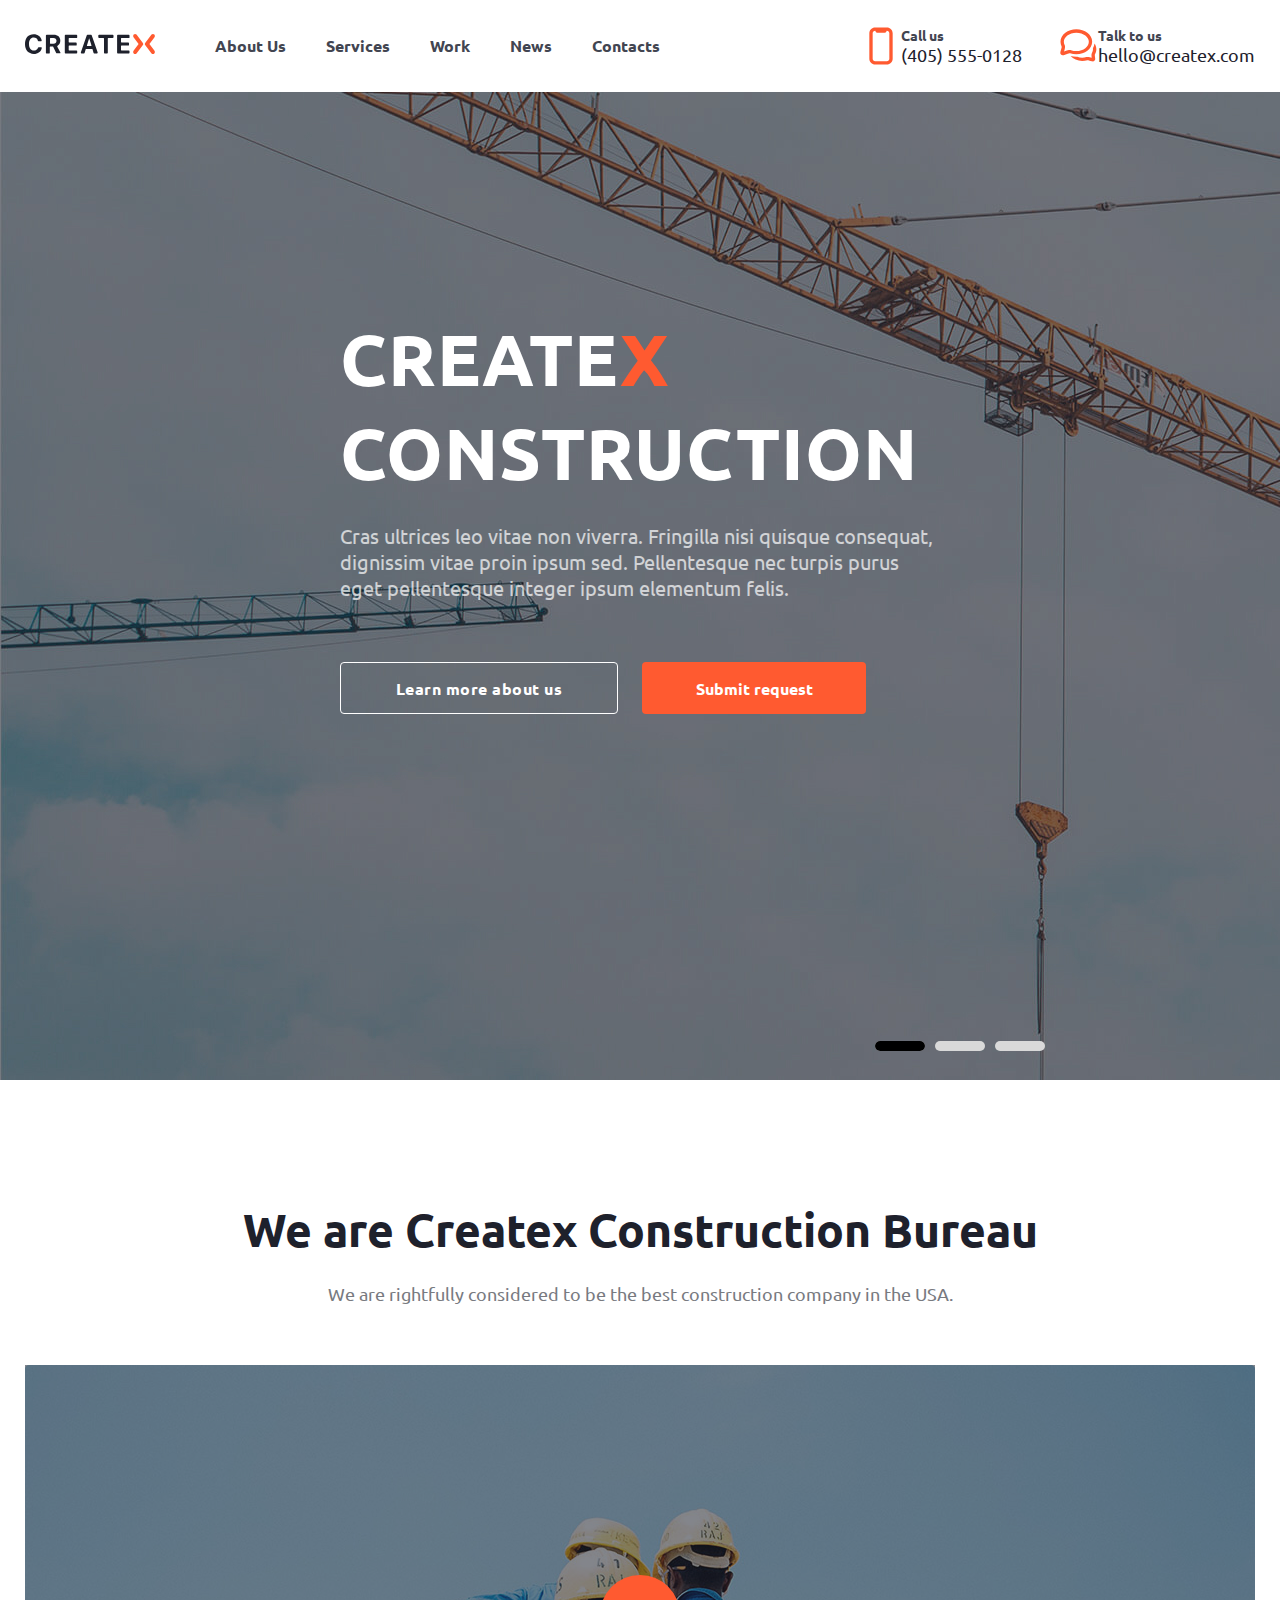
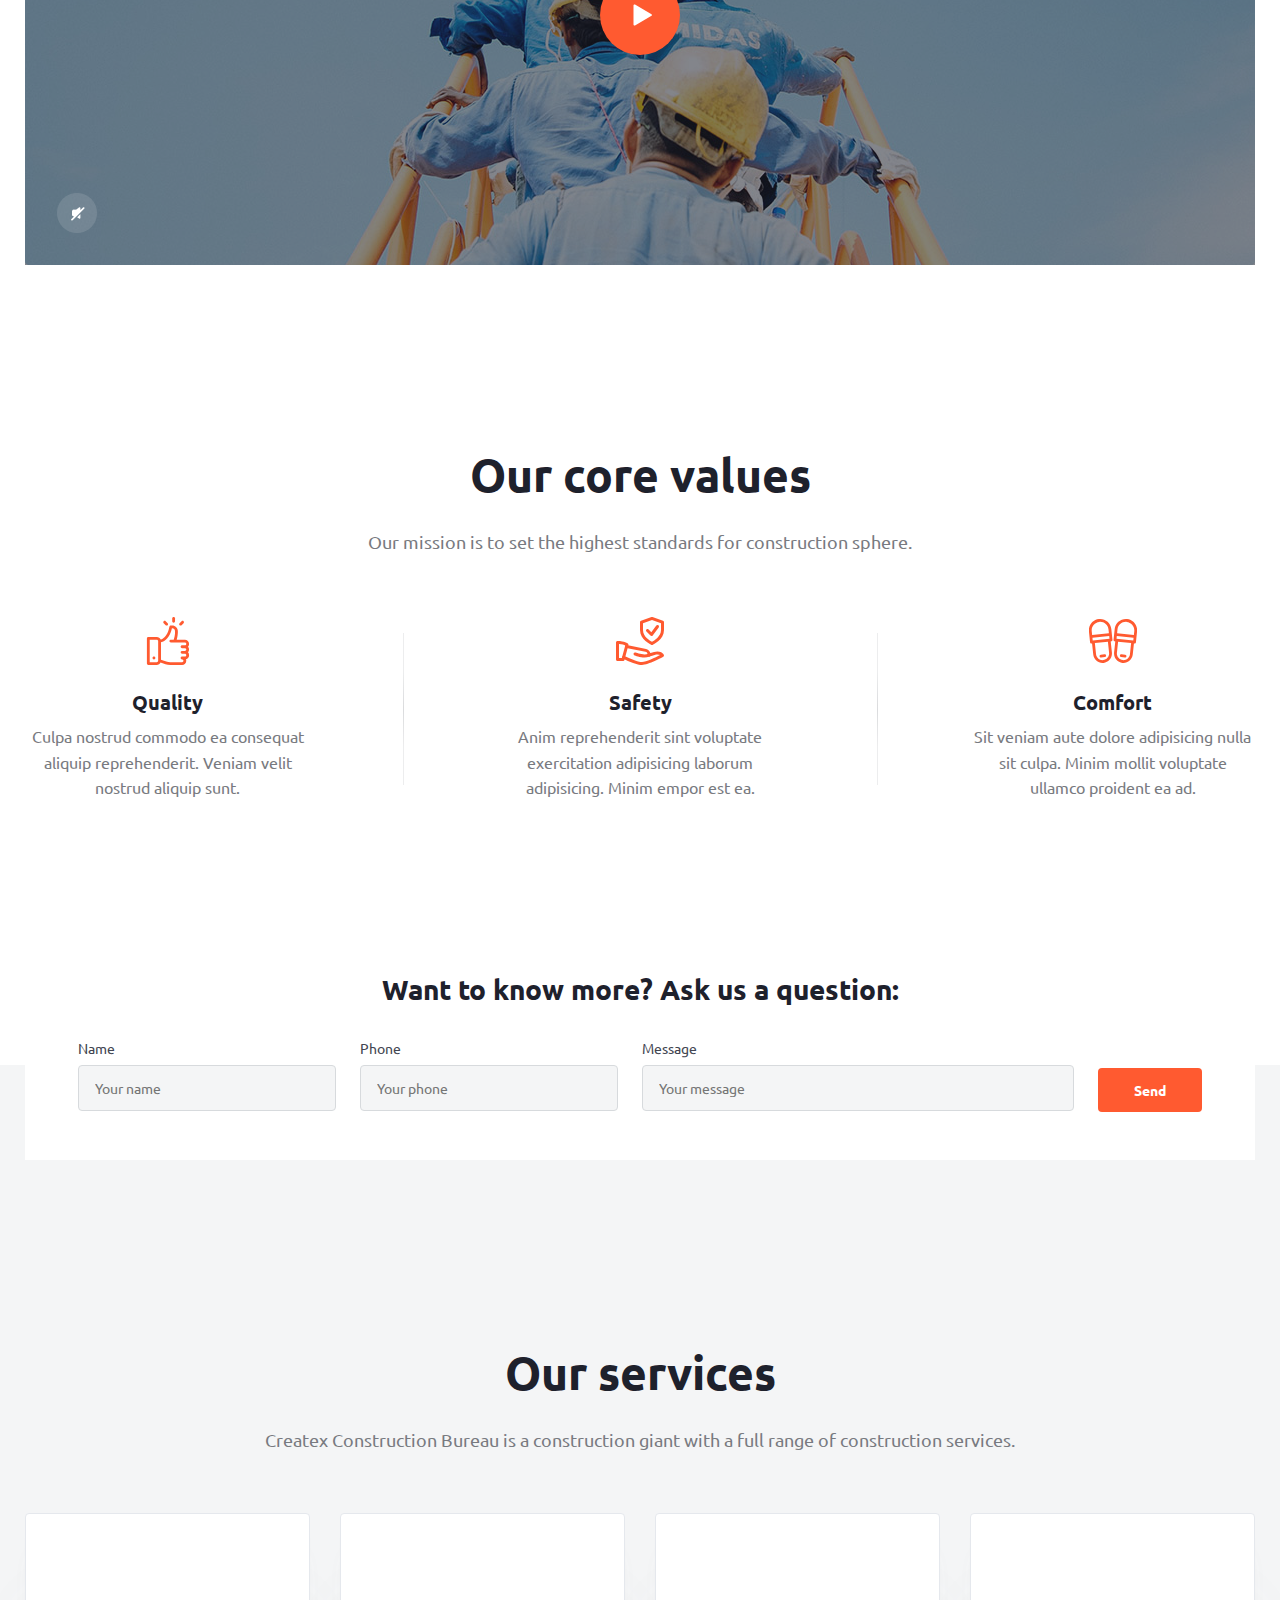
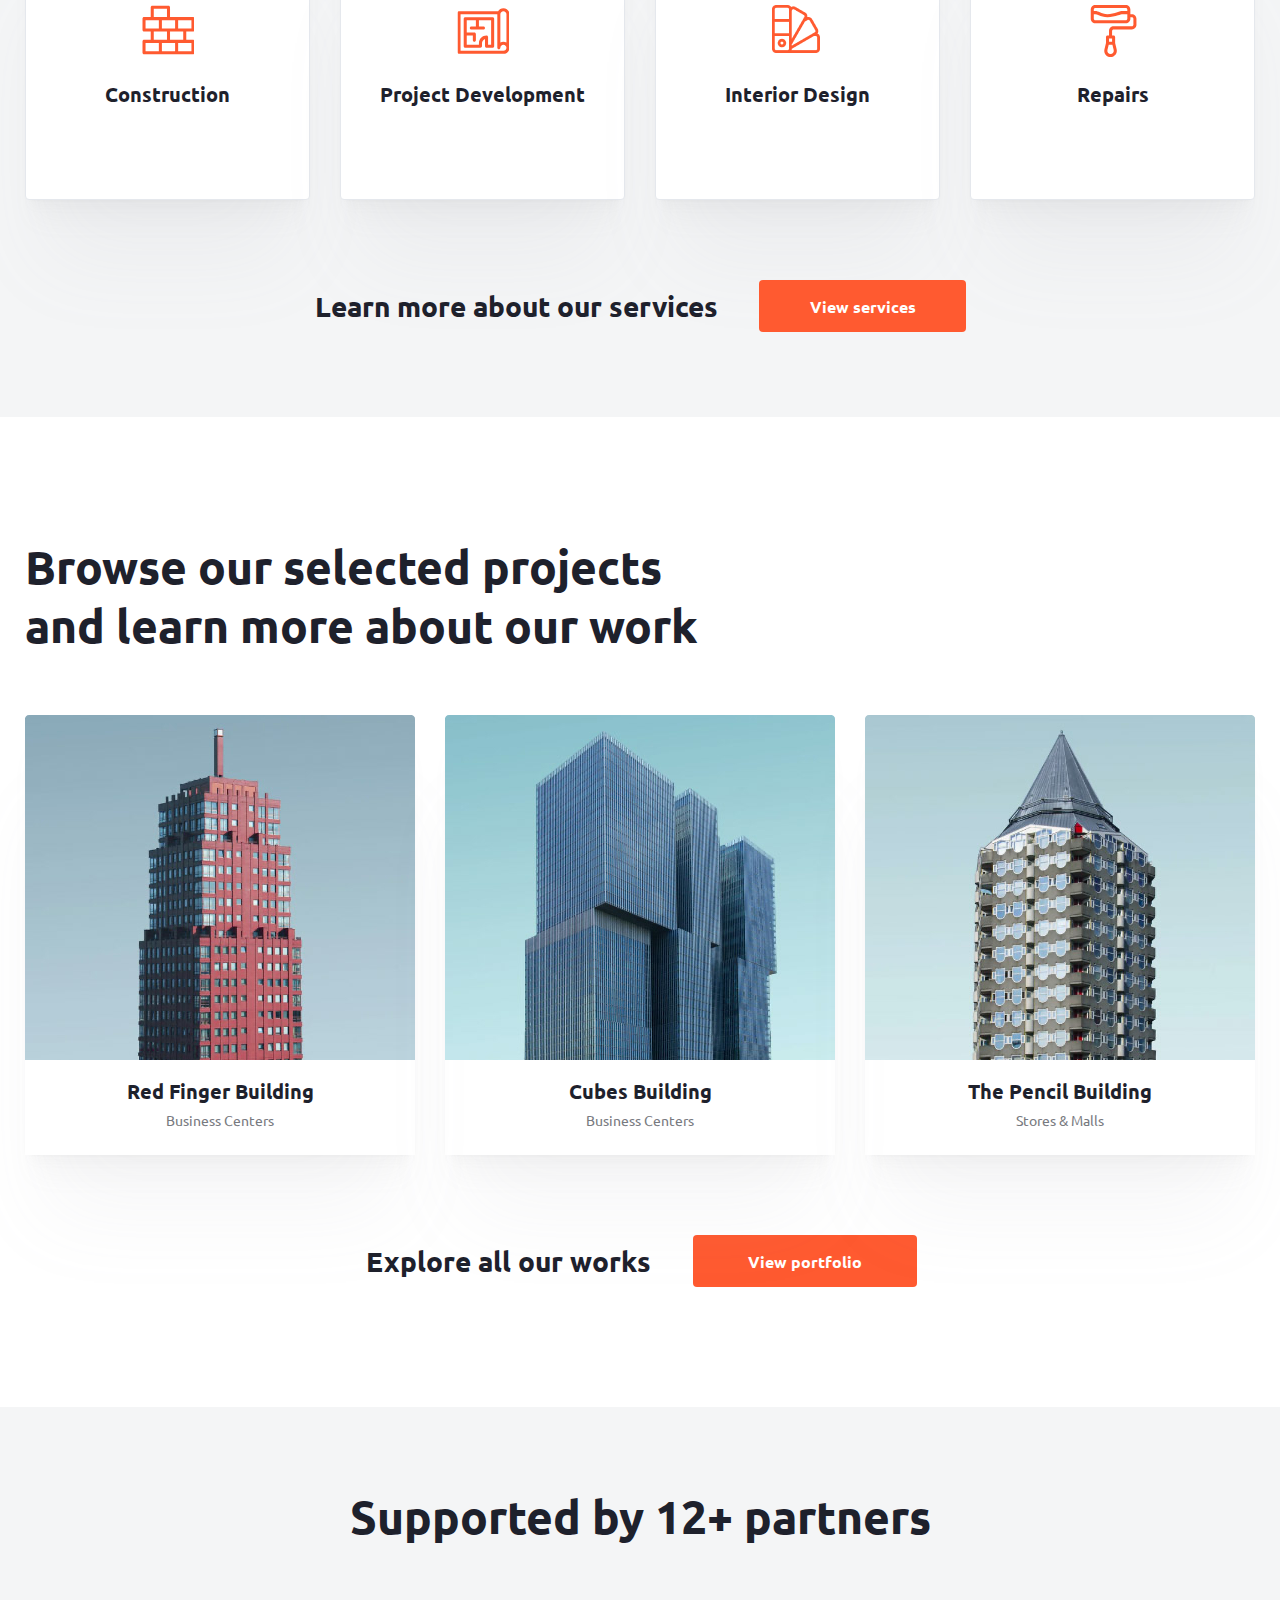
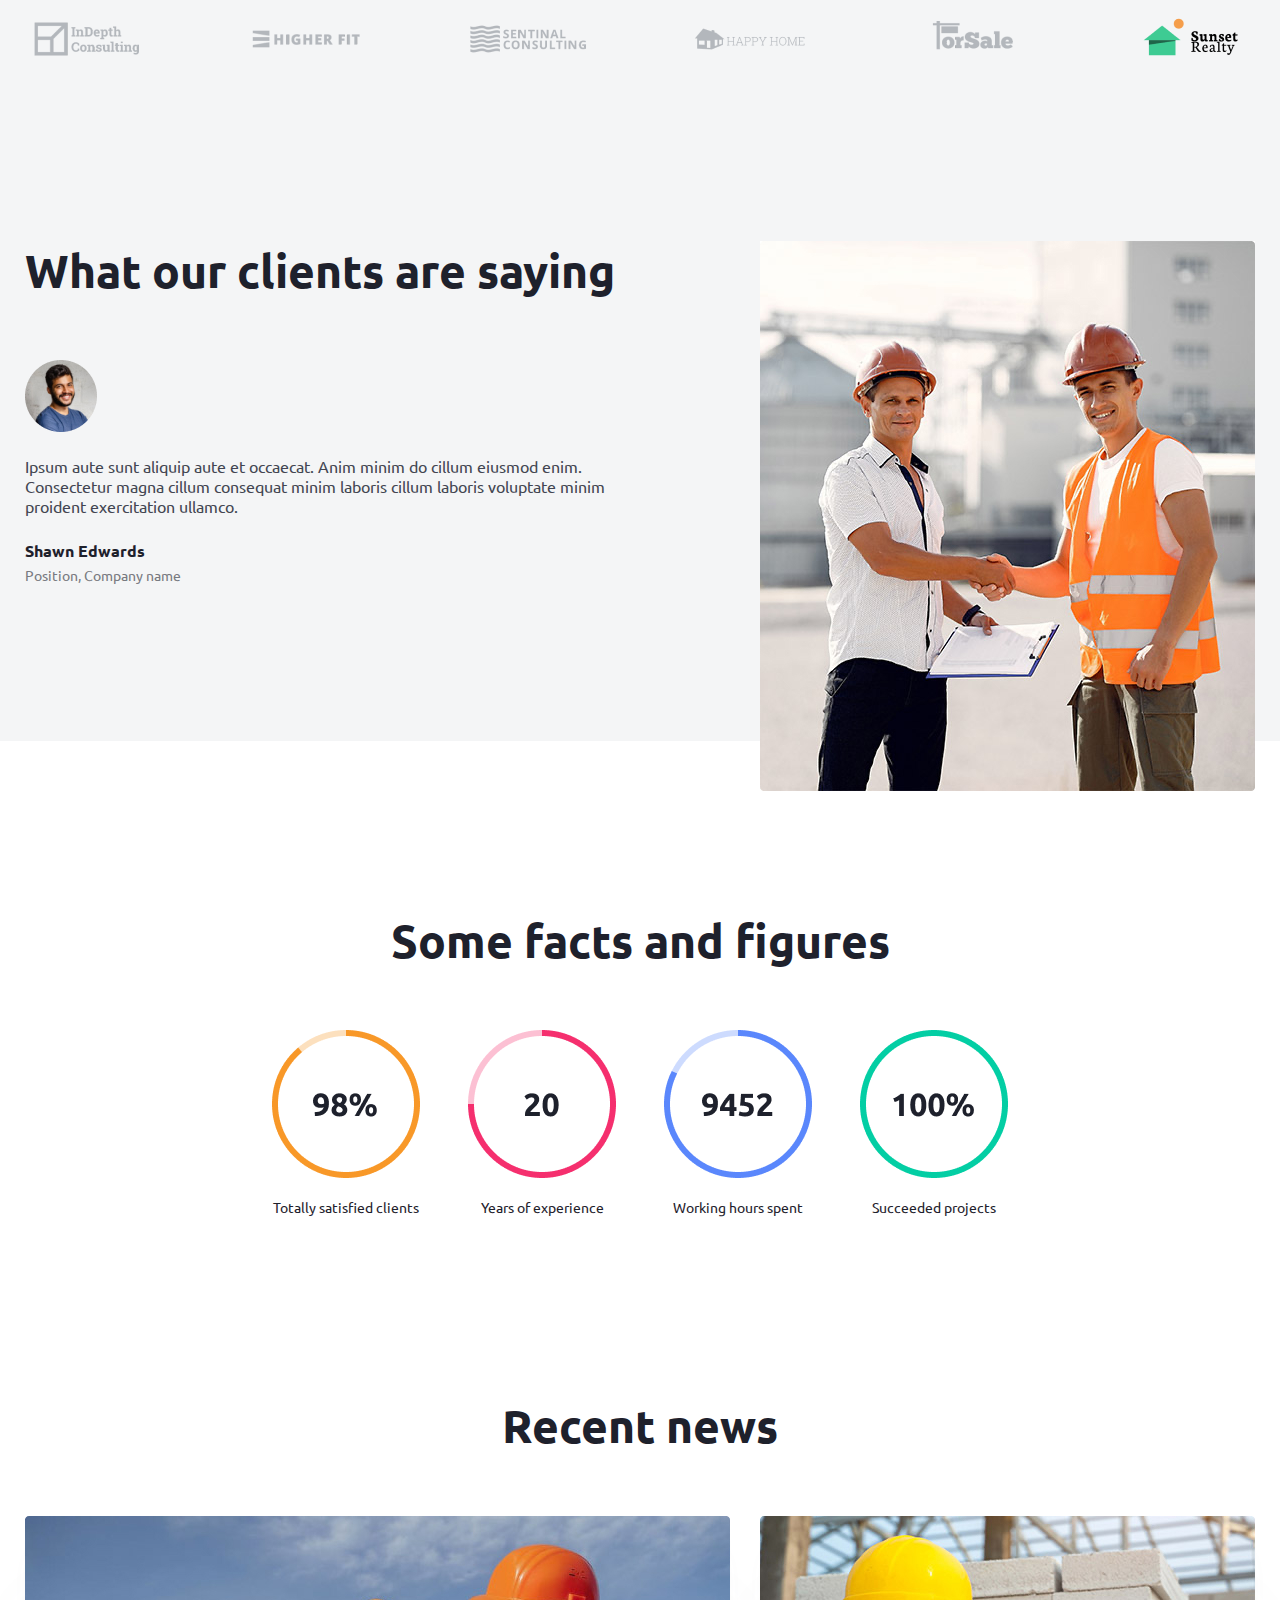
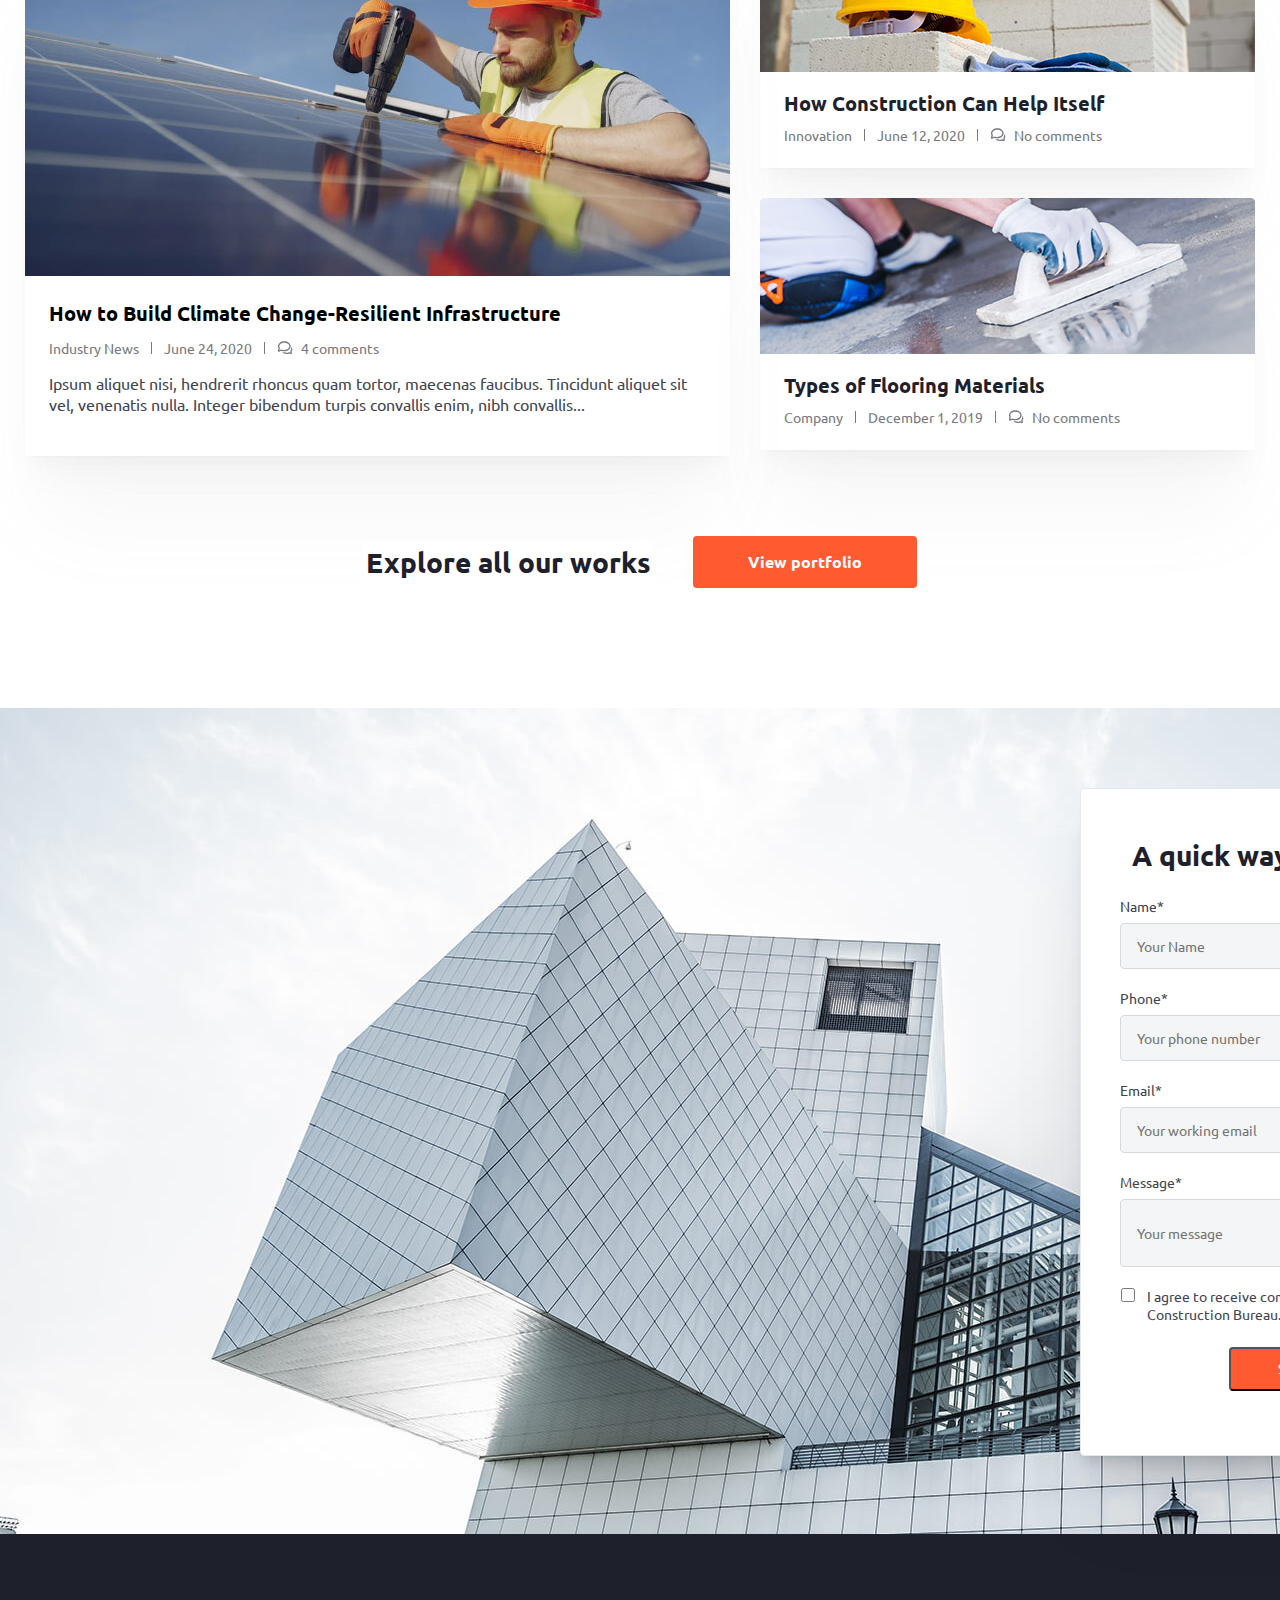
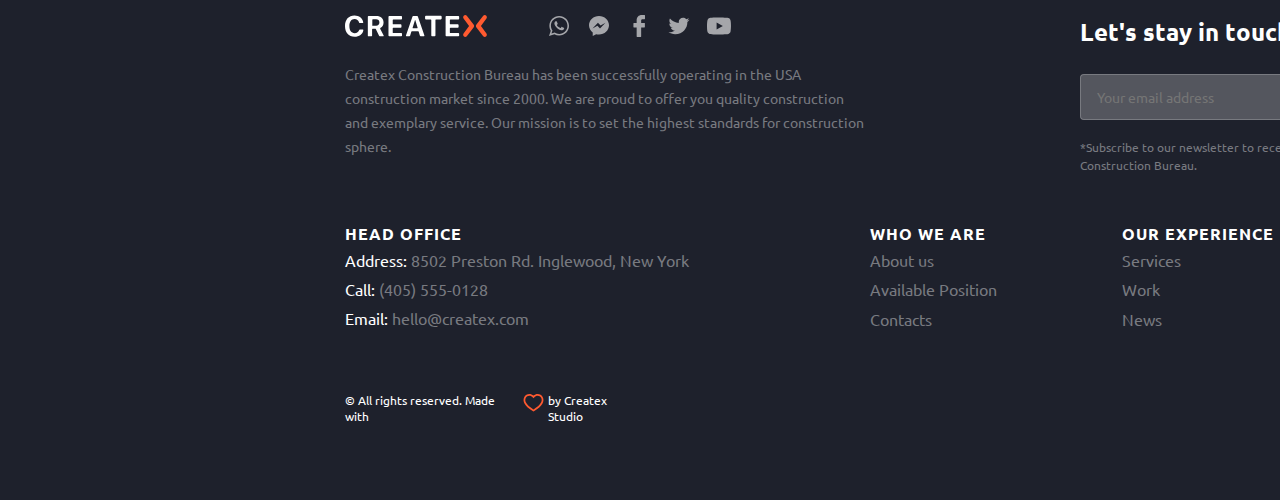
<file: index.html>
<!DOCTYPE html>
<html lang="en">

<head>
  <meta charset="UTF-8">
  <meta name="viewport" content="width=device-width, initial-scale=1.0">
  <link rel="preconnect" href="https://fonts.googleapis.com">
  <link rel="preconnect" href="https://fonts.gstatic.com" crossorigin>
  <link
    href="https://fonts.googleapis.com/css2?family=Ubuntu:ital,wght@0,300;0,400;0,500;0,700;1,300;1,400;1,500;1,700&display=swap"
    rel="stylesheet">
  <link rel="stylesheet" href="./styles/home.css">
  <title>CREATEX</title>
  <script src="app.js" defer></script>
</head>

<body>
  <nav class="navigation container">
    <div class="navigation_leftside">
      <a href="./index.html"><img src="./img/homelogo.svg" alt=""></a>
      <div class="navigationbar">
        <a href="./AbousUs.html" id="navRef">About Us</a>
        <a href="./Services.html">Services</a>
        <a href="./Work.html">Work</a>
        <a href="./News.html">News</a>
        <a href="./Contacts.html">Contacts</a>
      </div>
    </div>
    <div class="navigation_rightside">
      <div class="navigation_phonebar">
        <img src="./img/iPhone.svg" alt="">
        <div>
          <p>Call us</p>
          <span>(405) 555-0128</span>
        </div>
      </div>

      <div class="navigation_chatbar">
        <img src="./img/Chat.svg" alt="">
        <div>
          <p>Talk to us</p>
          <span>hello@createx.com</span>
        </div>
      </div>
    </div>
  </nav>

  <section class="home_main_top">
    <div class="card">
      <input type="radio" name="select" id="slide_1" checked>
      <input type="radio" name="select" id="slide_2">
      <input type="radio" name="select" id="slide_3">

      <div class="slider">
        <label for="slide_1" class="slide slide_1"></label>
        <label for="slide_2" class="slide slide_2"></label>
        <label for="slide_3" class="slide slide_3"></label>
      </div>

      <div class="inner_part">
        <div class="content content_1">
          <h2 class="content_title">CREATE<span class="contentX">X</span> CONSTRUCTION</h2>
          <p class="content_text">Cras ultrices leo vitae non viverra. Fringilla nisi quisque consequat, dignissim vitae
            proin ipsum sed. Pellentesque nec turpis purus eget pellentesque integer ipsum elementum felis.</p>
          <div class="content_buttons">
            <button class="content_btnleft">Learn more about us</button>
            <button class="content_btnright">Submit request</button>
          </div>
        </div>
      </div>

      <div class="inner_part">
        <div class="content content_2">
          <h2 class="content_title">CREATE<span class="contentX">X</span> CONSTRUCTION</h2>
          <p class="content_text">Lorem ipsum, dolor sit amet consectetur adipisicing elit. Officiis quasi voluptate a
            culpa dignissimos itaque aperiam quae asperiores voluptatem illum eveniet, repudiandae sed reiciendis ipsum?
          </p>
          <div>
            <button class="content_btnleft">Learn more about us</button>
            <button class="content_btnright">Submit request</button>
          </div>
        </div>
      </div>

      <div class="inner_part">
        <div class="content content_3">
          <h2 class="content_title">CREATE<span class="contentX">X</span> CONSTRUCTION</h2>
          <p class="content_text">Lorem ipsum dolor sit, amet consectetur adipisicing elit. Non, quos! Asperiores, est
            culpa odio sit architecto amet ipsa adipisci tempore delectus repellendus earum fugit saepe.</p>
          <div>
            <button class="content_btnleft">Learn more about us</button>
            <button class="content_btnright">Submit request</button>
          </div>
        </div>
      </div>

    </div>
  </section>

  <section class="home_videodiv container">
    <h3>We are Createx Construction Bureau </h3>
    <p>We are rightfully considered to be the best construction company in the USA.</p>
    <div class="img">
      <img class="playbtn" src="./img/play.svg" alt="">
      <img class="mutebtn" src="./img/mutevideo.png" alt="">
      <div class="blackoutvideo"></div>
    </div>
  </section>

  <section class="home_corevalues container">
    <div class="home_corevalues_header">
      <h3>Our core values</h3>
      <p>Our mission is to set the highest standards for construction sphere.</p>
      <div class="home_corevalues_cards_div">
        <div class="home_corevalues_card">
          <img src="./img/ic-like.svg" alt="image">
          <h4>Quality</h4>
          <p>Culpa nostrud commodo ea consequat aliquip reprehenderit. Veniam velit nostrud aliquip sunt.</p>
        </div>

        <div class="home_corevalues_card middlecard">
          <img src="./img/ic-hand.svg" alt="image">
          <h4>Safety</h4>
          <p>Anim reprehenderit sint voluptate exercitation adipisicing laborum adipisicing. Minim empor est ea.</p>
        </div>

        <div class="home_corevalues_card">
          <img src="./img/ic-slippers.svg" alt="image">
          <h4>Comfort</h4>
          <p>Sit veniam aute dolore adipisicing nulla sit culpa. Minim mollit voluptate ullamco proident ea ad.</p>
        </div>
      </div>
    </div>
  </section>

  <div class="rrr">
    <section class="home_main_4th container">
      <h3>Want to know more? Ask us a question:</h3>
      <div class="home_main_4th_cardsdiv">
        <div class="home_main_4th_card container">
          <p>Name</p>
          <input type="text" placeholder="Your name">
        </div>

        <div class="home_main_4th_card container">
          <p>Phone</p>
          <input type="text" placeholder="Your phone">
        </div>

        <div class="home_main_4th_card massege_inp container">
          <p>Message</p>
          <input type="text" placeholder="Your message">
        </div>
        <button class="send_btn">Send</button>
      </div>
    </section>
  </div>

  <section class="home_5th_section">
    <div class="div_5th container">
      <h3 class="title">Our services</h3>
      <p class="text">Createx Construction Bureau is a construction giant with a full range of construction services.
      </p>
      <div class="home_5th_cardsdiv">

        <div class="first_card" id="first_card">
          <a href="#" class="first_img"></a>
          <p>Construction</p>
        </div>

        <div class="second_card">
          <a href="#" class="second_img"></a>
          <p>Project Development</p>
        </div>

        <div class="third_card">
          <a href="#" class="third_img"></a>
          <p>Interior Design</p>
        </div>

        <div class="forth_card">
          <a href="#" class="forth_img"></a>
          <p>Repairs</p>
        </div>
      </div>

      <div class="section_5th_btn_div">
        <button class="section5th_btn1">Learn more about our services</button>
        <button class="section5th_btn2">View services</button>
      </div>

    </div>
  </section>

  <section class="home_6th_section container">
    <div class="th_section_h3">
      <h3>Browse our selected projects
        and learn more about our work</h3>
    </div>

    <div class="home_6th_section_cardsdiv">

      <div class="home_6th_card1">
        <img src="./img/6th_section_img1.jpg" alt="">
        <div class="home_6th_text_div">
          <h4>Red Finger Building</h4>
          <p>Business Centers</p>
          <button class="home_6th_hidden_btn">View Project</button>
        </div>
      </div>

      <div class="home_6th_card2">
        <img src="./img/6th_section_img2.jpg" alt="">
        <div class="home_6th_text_div">
          <h4>Cubes Building</h4>
          <p>Business Centers</p>
          <button class="home_6th_hidden_btn">View Project</button>
        </div>
      </div>

      <div class="home_6th_card3">
        <img src="./img/6th_section_img3.jpg" alt="">
        <div class="home_6th_text_div">
          <h4>The Pencil Building</h4>
          <p>Stores & Malls</p>
          <button class="home_6th_hidden_btn">View Project</button>
        </div>
      </div>

    </div>

    <div class="home_6th_lowbuttons">
      <button class="home_6th_btn1">Explore all our works</button>
      <button class="home_6th_btn2">View portfolio</button>
    </div>


  </section>

  <div class="section7_background">
    <section class="home_7th_section container">
      <h2 class="header">Supported by 12+ partners</h2>
      <div class="home_7th_logos">
        <img src="./img/client-logo1.png" alt="logo">
        <img src="./img/client-logo2.png" alt="logo">
        <img src="./img/client-logo3.png" alt="logo">
        <img src="./img/client-logo4.png" alt="logo">
        <img src="./img/client-logo5.png" alt="logo">
        <img src="./img/client-logo6.png" alt="logo">
      </div>

      <div class="home_7th_bottom">
        <div class="home_7th_leftside">
          <h2>What our clients are saying</h2>
          <div class="home_7th_leftside_client_text">
            <img src="./img/home_7th_profile-image.png" alt="image">
            <p>Ipsum aute sunt aliquip aute et occaecat. Anim minim do cillum eiusmod enim. Consectetur magna cillum
              consequat minim laboris cillum laboris voluptate minim proident exercitation ullamco. </p>
            <h3>Shawn Edwards</h3>
            <span>Position, Company name</span>
          </div>
        </div>
        <img src="./img/home_7th_sectionimg.jpg" alt="image" class="home_7th_leftside_image">
      </div>
    </section>
  </div>

  <section class="home_8th container">
    <h2 class="home_8th_title">Some facts and figures</h2>
    <div class="home_8th_circles_div">
      <div class="home_8th_circle">
        <img src="./img/circle-progress1.png" alt="logo">
        <p>Totally satisfied clients</p>
      </div>

      <div class="home_8th_circle">
        <img src="./img/circle-progress2.png" alt="logo">
        <p>Years of experience</p>
      </div>

      <div class="home_8th_circle">
        <img src="./img/circle-progress3.png" alt="logo">
        <p>Working hours spent</p>
      </div>

      <div class="home_8th_circle">
        <img src="./img/circle-progress4.png" alt="logo">
        <p>Succeeded projects</p>
      </div>

    </div>

    <h2 class="home_8th_bottom_header">Recent news</h2>
    <div class="home_8th_news_div">
      <div class="home_8th_news_leftside">
        <img src="./img/home_8th_news1.jpg" alt="image">
        <div class="home_8th_news_textdiv">
          <h3>How to Build Climate Change-Resilient Infrastructure</h3>
          <div class="home_8th_news_commentdiv">
            <div>Industry News</div>
            <div class="home_8th_news_comment_middlediv">June 24, 2020</div>
            <div class="home_8th_news_text_chatdiv"><img src="./img/Chat_news.svg" alt=""> 4 comments</div>
          </div>
          <span>Ipsum aliquet nisi, hendrerit rhoncus quam tortor, maecenas faucibus. Tincidunt aliquet sit vel,
            venenatis nulla. Integer bibendum turpis convallis enim, nibh convallis...</span>
        </div>
      </div>

      <div class="home_8th_news_rightside">
        <div class="home_8th_news_rightside_div">
          <img src="./img/home_8th_news2.jpg" alt="image">
          <div class="home_8th_news_textdiv_rightside">
            <h3>How Construction Can Help Itself</h3>
            <div class="home_8th_news_commentdiv">
              <div>Innovation</div>
              <div class="home_8th_news_comment_middlediv">June 12, 2020</div>
              <div class="home_8th_news_text_chatdiv"><img src="./img/Chat_news.svg" alt=""> No comments</div>
            </div>
          </div>
        </div>

        <div class="home_8th_news_rightside_div">
          <img src="./img/home_8th_news3.jpg" alt="image">
          <div class="home_8th_news_textdiv_rightside">
            <h3>Types of Flooring Materials</h3>
            <div class="home_8th_news_commentdiv">
              <div>Company</div>
              <div class="home_8th_news_comment_middlediv">December 1, 2019</div>
              <div class="home_8th_news_text_chatdiv"><img src="./img/Chat_news.svg" alt=""> No comments</div>
            </div>
          </div>
        </div>
      </div>
    </div>
    <div class="home_6th_lowbuttons">
      <button class="home_6th_btn1">Explore all our works</button>
      <button class="home_6th_btn2">View portfolio</button>
    </div>

  </section>

  <footer class="footer">
    <div class="footer_div">
      <div class="footer_window">
        <h3>A quick way to discuss details</h3>
        <div class="footer_form">
          <div>
            <p>Name*</p>
            <input type="text" class="footer_form_input" placeholder="Your Name">
          </div>
          <div>
            <p>Phone*</p>
            <input type="text" class="footer_form_input" placeholder="Your phone number">
          </div>
          <div>
            <p>Email*</p>
            <input type="text" class="footer_form_input" placeholder="Your working email">
          </div>
          <div>
            <p>Message*</p>
            <input type="text" class="footer_form_input input_message" placeholder="Your message">
          </div>

        </div>
        <div class="footer_form_bottom_div">
          <input type="checkbox" name="" id="" class="footer_form_bottom_input">
          <span>I agree to receive communications from Createx Construction Bureau.</span>
        </div>
        <button class="footer_form_btn">send request</button>
      </div>
    </div>
  </footer>

  <footer class="footer_navigation">
    <section class="container">
      <div class="footer_nav_top">
        <div class="footer_nav_top_left">
          <div class="footer_logos">
            <img src="./img/footerlogocreatex.svg" alt="">
            <div class="footer_logos_left">
              <img src="./img/Whatsapp.svg" alt="">
              <img src="./img/Messanger.svg" alt="">
              <img src="./img/Facebook.svg" alt="">
              <img src="./img/Twitter.svg" alt="">
              <img src="./img/YouTube.svg" alt="">
            </div>
          </div>
          <p>Createx Construction Bureau has been successfully operating in the USA construction market since 2000. We
            are proud to offer you quality construction and exemplary service. Our mission is to set the highest
            standards for construction sphere.</p>
        </div>

        <div class="footer_nav_top_right">
          <h3>Let's stay in touch</h3>
          <div class="footer_nav_top_right_btnbar">
            <input type="text" name="" id="" placeholder="Your email address ">
            <button>subscribe</button>
          </div>
          <p>*Subscribe to our newsletter to receive communications and early updates from Createx Construction Bureau.
          </p>
        </div>
      </div>

      <div class="footer_nav_bottom">
        <div class="footer_nav_divs_refs">
          <div class="footer_nav_div footer_nav_div_left">
            <p class="footer_nav_bottom_div_header">HEAD OFFICE</p>
            <span class="text_with_text">Address:<p>8502 Preston Rd. Inglewood, New York</p></span>
            <span class="text_with_text">Call:<p>(405) 555-0128</p></span>
            <span class="text_with_text">Email:<p>hello@createx.com</p></span>
          </div>

          <div class="footer_nav_div">
            <p class="footer_nav_bottom_div_header">WHO WE ARE</p>
            <a href="./AbousUs.html">About us</a>
            <a href="#">Available Position</a>
            <a href="./Contacts.html">Contacts</a>
          </div>

          <div class="footer_nav_div">
            <p class="footer_nav_bottom_div_header">OUR EXPERIENCE</p>
            <a href="./Services.html">Services</a>
            <a href="./Work.html">Work</a>
            <a href="./News.html">News</a>
          </div>
        </div>



      </div>

      <div class="footer_bottom">
        <div class="footer_bottom_left">
          <p>© All rights reserved. Made with</p>
          <img src="./img/Heart.svg" alt="logo">
          <p>by Createx Studio </p>
        </div>



        <div class="footer_bottom_right">
          <p>Go to top</p>
          <a href="#top" class="footer_bottom_refwithlogo" id="back-to-top" class="back-to-top"><img
              src="./img/Up-chevron.png" alt=""></a>


        </div>


      </div>
    </section>
  </footer>

</body>

</html>
</file>
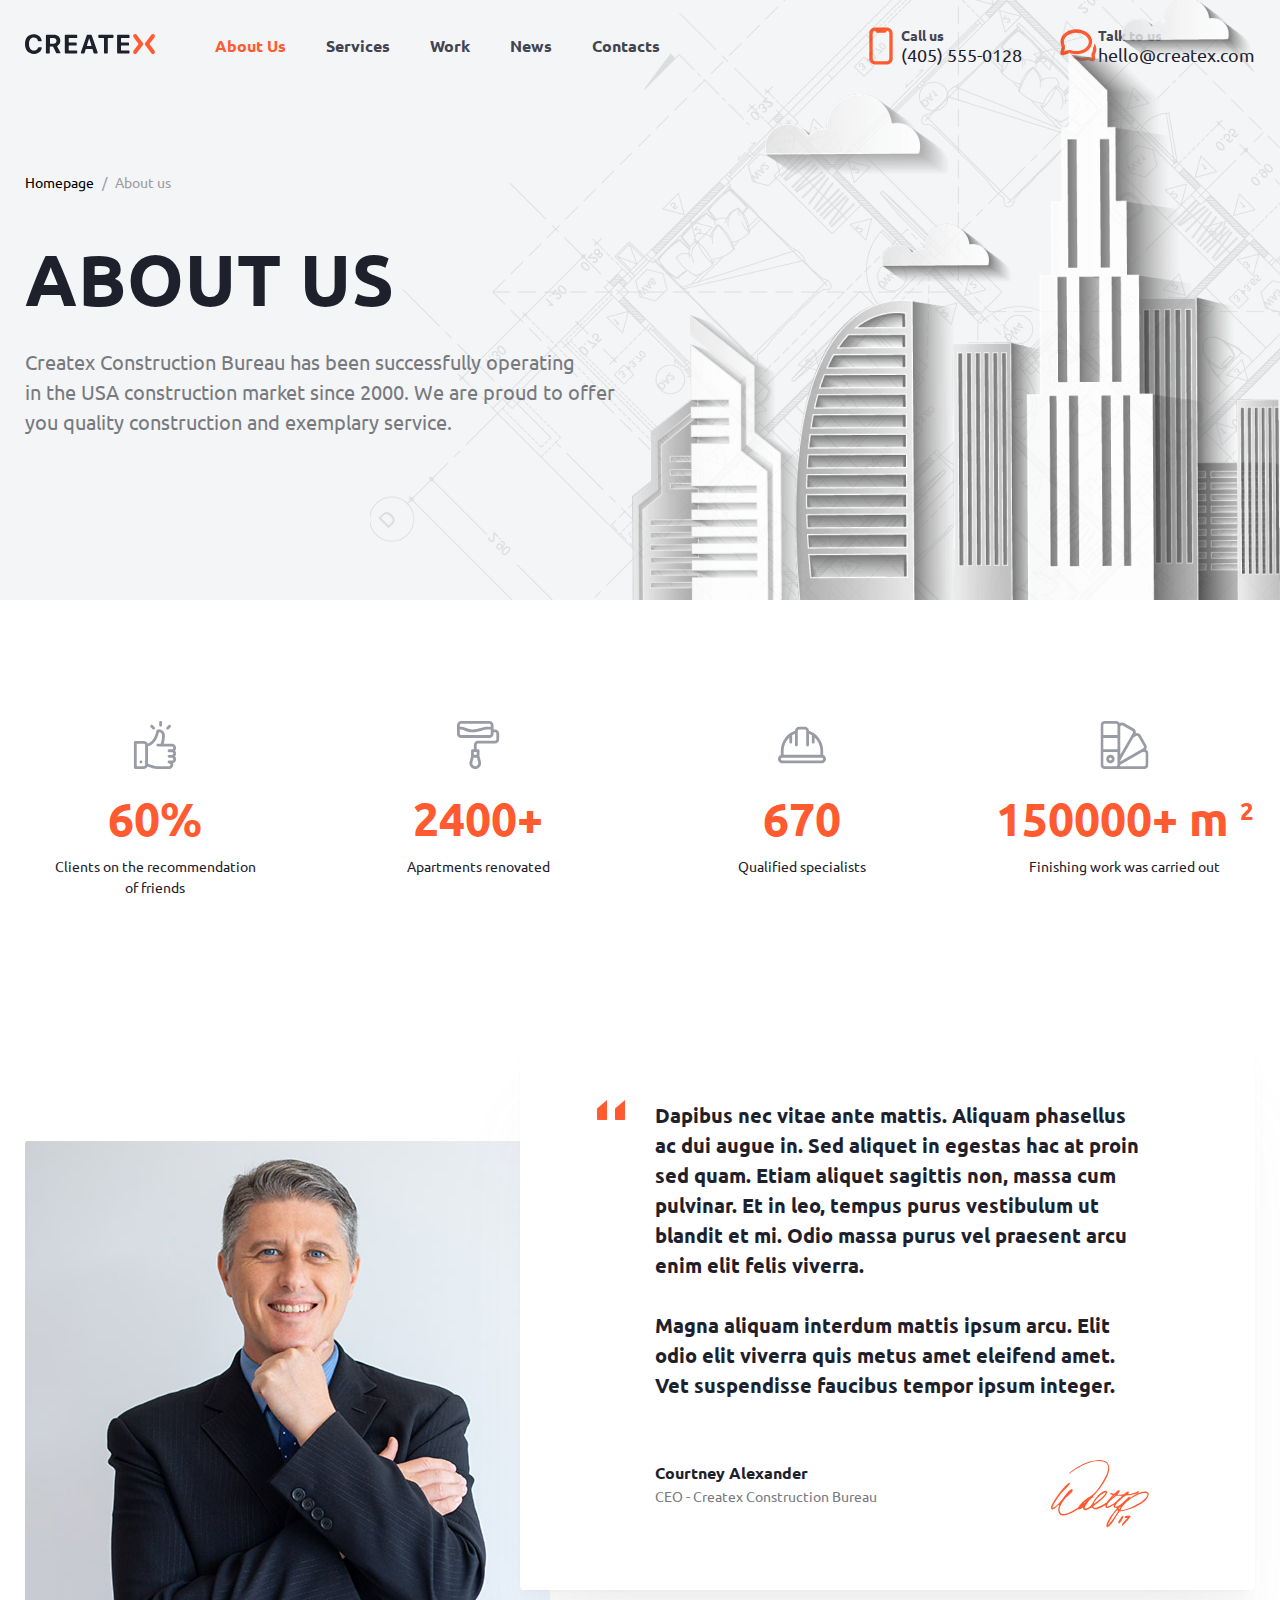
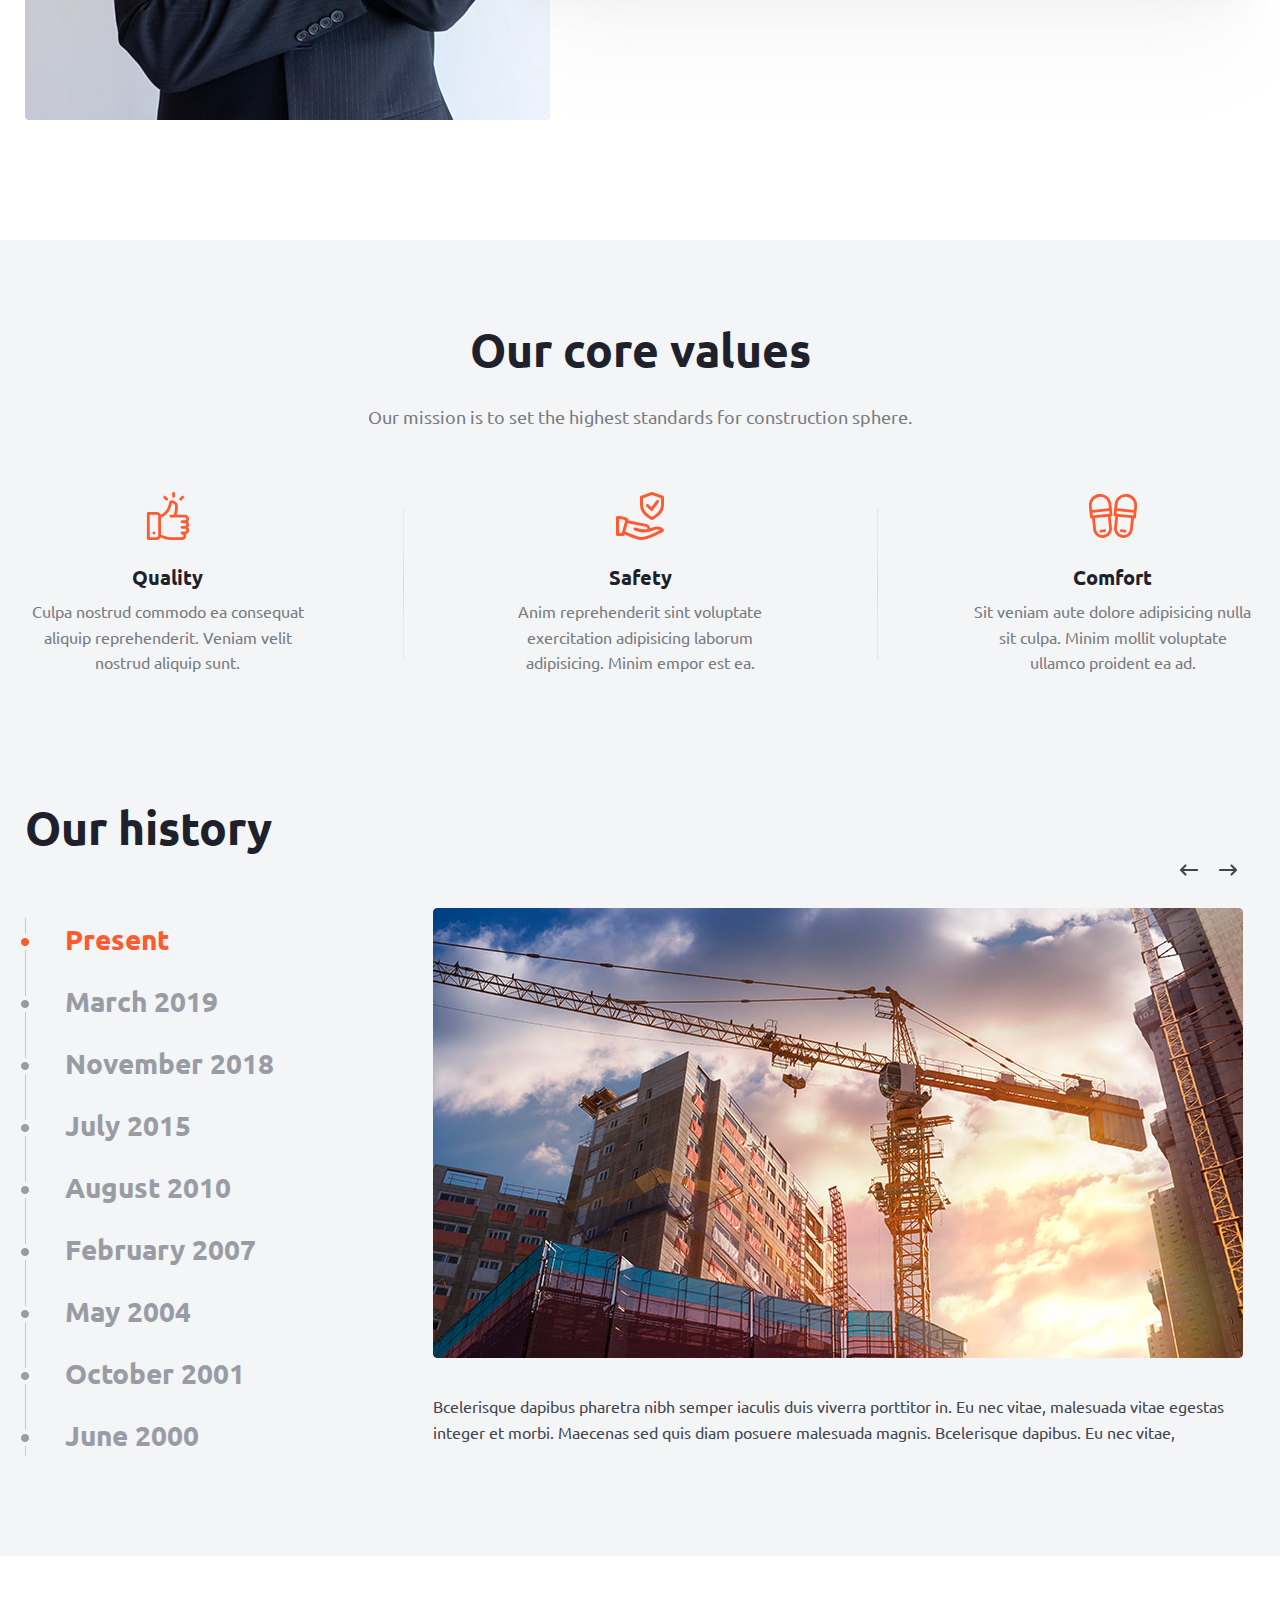
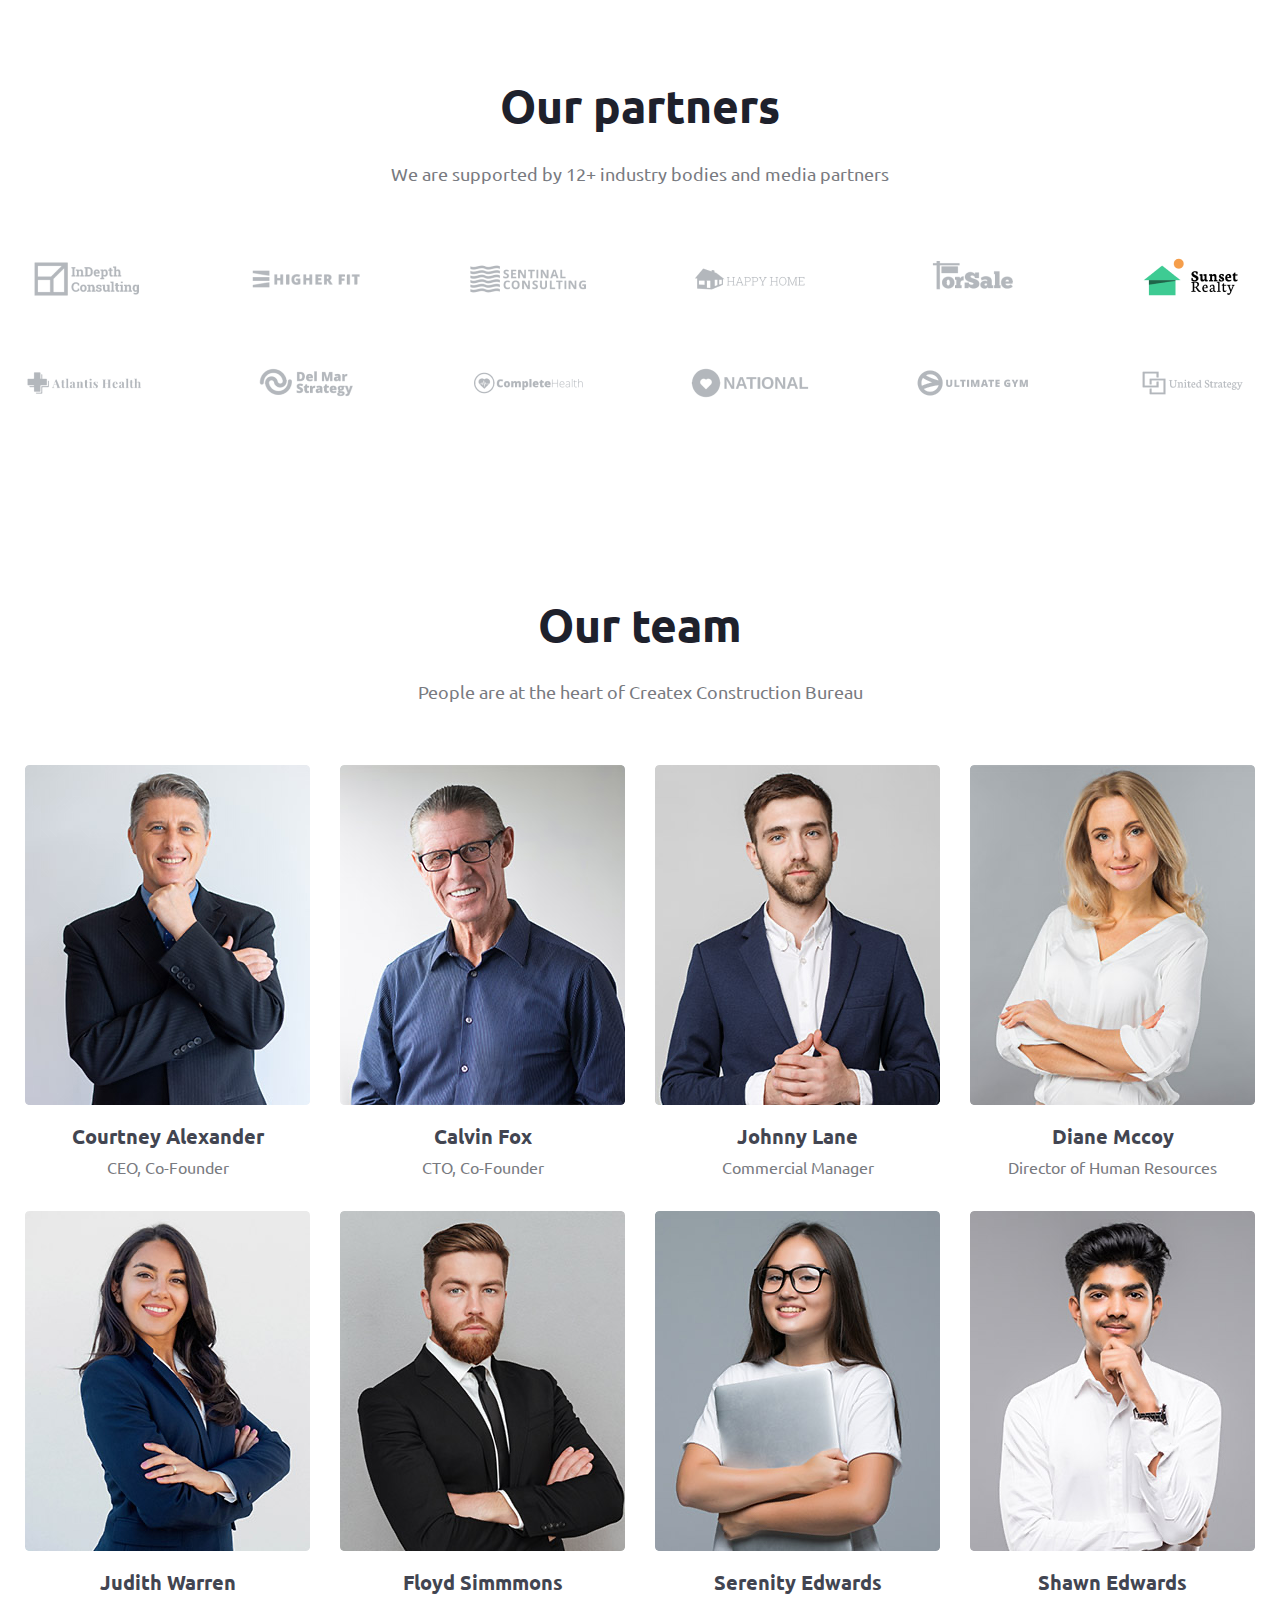
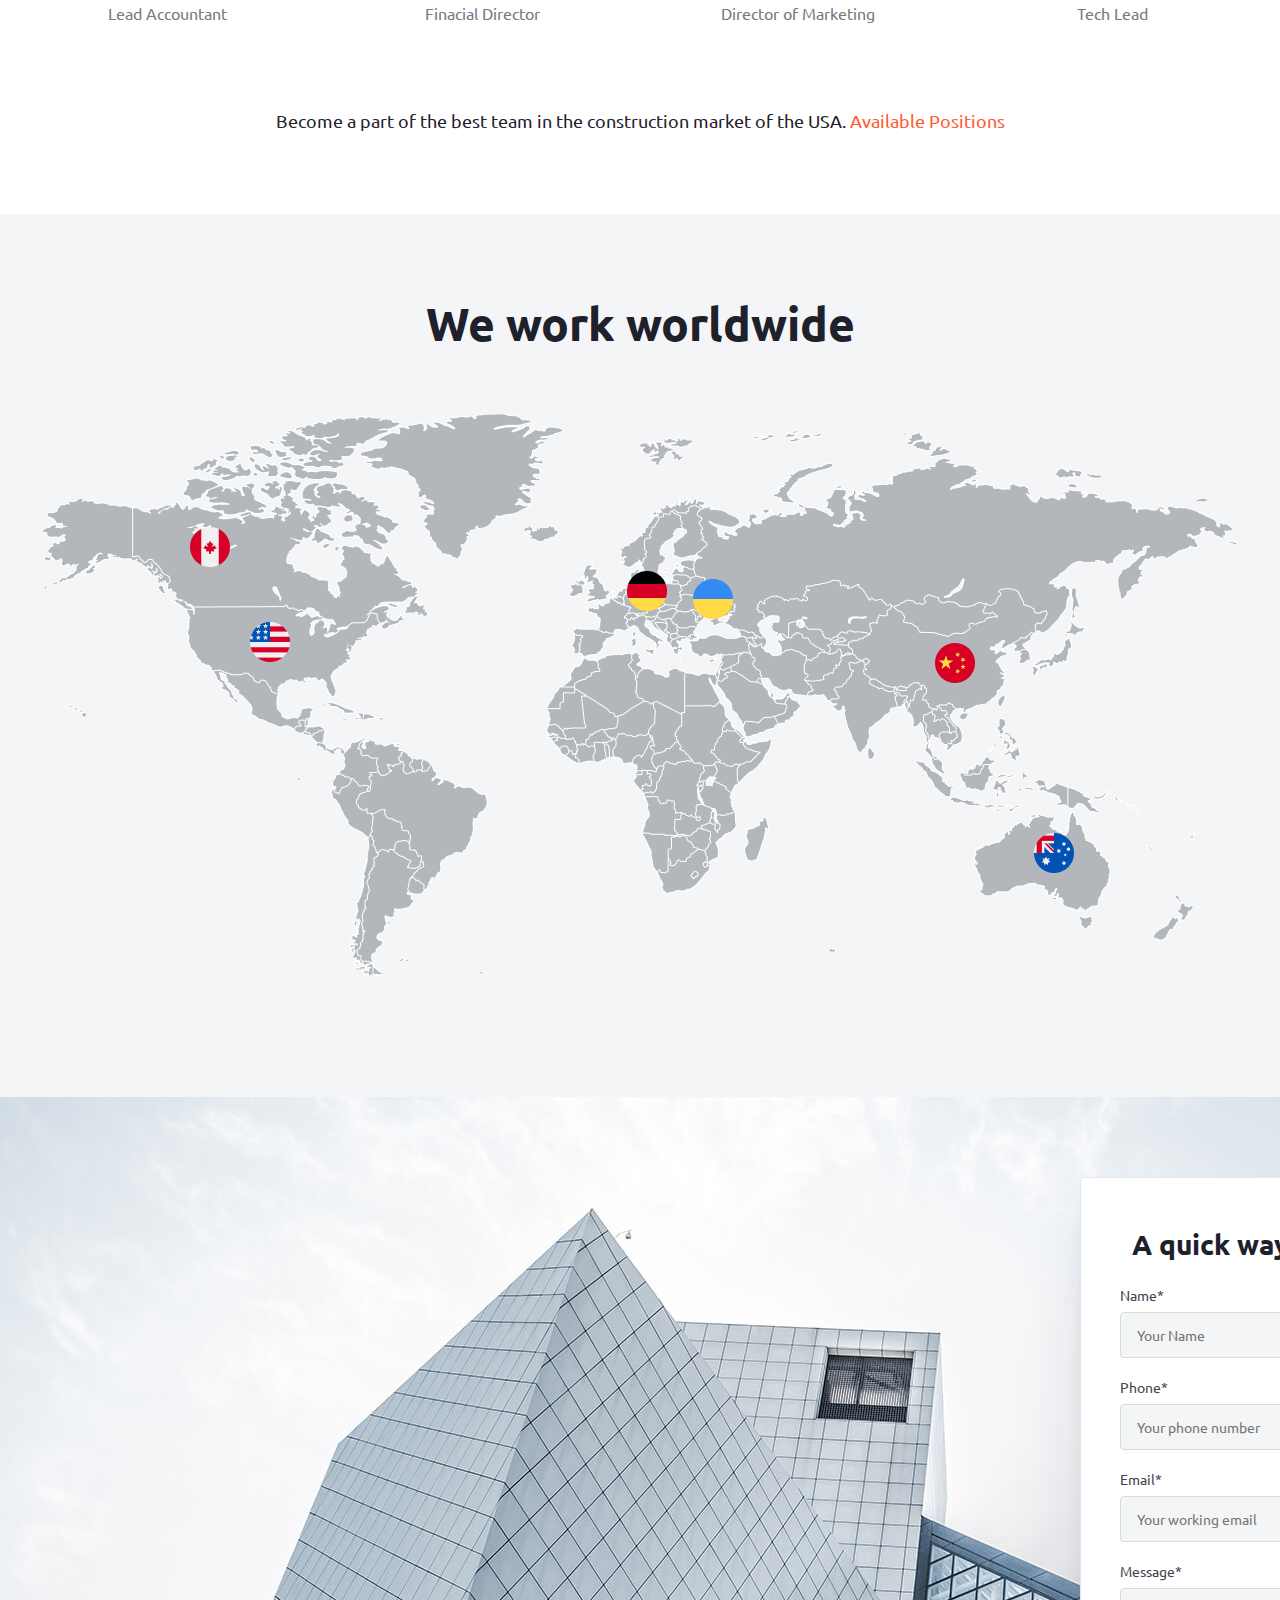
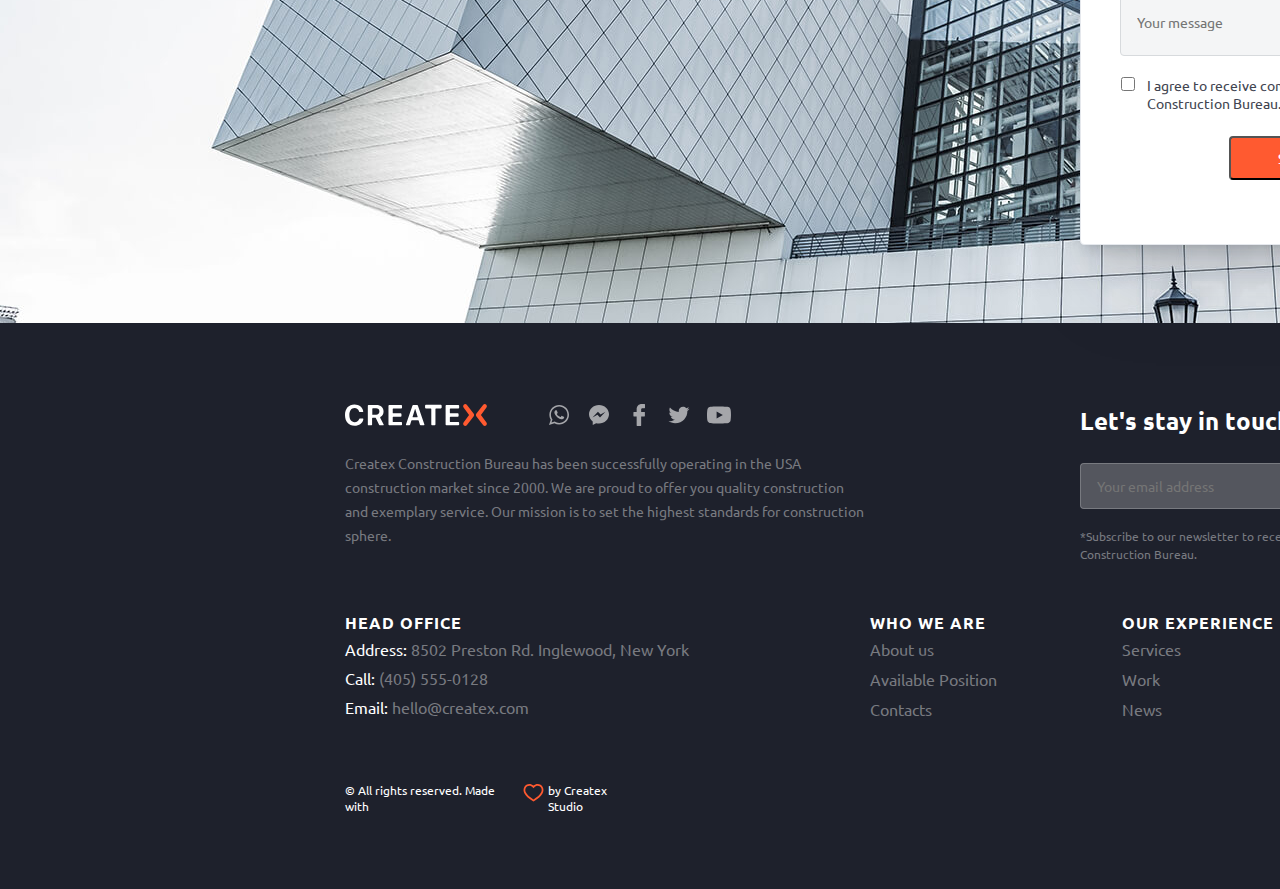
<file: AbousUs.html>
<!DOCTYPE html>
<html lang="en">
<head>
  <meta charset="UTF-8">
  <meta name="viewport" content="width=device-width, initial-scale=1.0">
  <link rel="preconnect" href="https://fonts.googleapis.com">
  <link rel="preconnect" href="https://fonts.gstatic.com" crossorigin>
  <link href="https://fonts.googleapis.com/css2?family=Ubuntu:ital,wght@0,300;0,400;0,500;0,700;1,300;1,400;1,500;1,700&display=swap" rel="stylesheet">
  <link rel="stylesheet" href="./styles/home.css">
  <link rel="stylesheet" href="./styles/services.css">
  <link rel="stylesheet" href="./styles/aboutut.css">
  <title>Abous Us</title>
</head>
<body>
  <div class="navigation-background">
    <div class="header-backgroup"></div>
    <div class="header-backgroup2"></div>
    <nav class="navigation container">
      <div class="navigation_leftside">
        <a href="./index.html"><img src="./img/homelogo.svg" alt=""></a>
        <div class="navigationbar">
          <a href="./AbousUs.html" class="currentpage">About Us</a>
          <a href="./Services.html">Services</a>
          <a href="./Work.html">Work</a>
          <a href="./News.html">News</a>
          <a href="./Contacts.html">Contacts</a>
        </div>
      </div>
      <div class="navigation_rightside">
        <div class="navigation_phonebar">
          <img src="./img/iPhone.svg" alt="">
          <div>
            <p>Call us</p>
            <span>(405) 555-0128</span>
          </div>
        </div>

        <div class="navigation_chatbar">
          <img src="./img/Chat.svg" alt="">
          <div>
            <p>Talk to us</p>
            <span>hello@createx.com</span>
          </div>
        </div>
      </div>
    </nav>

    <main class="services_main_div">
      <div class="services_header container">
        <a href="./index.html" class="homepage">Homepage</a>
        <p class="header_refs">/</p>
        <a href="./AbousUs.html" class="header_refs">About us</a>
      </div>

      <div class="container services_text">
        <h1>About Us</h1>
        <p>Createx Construction Bureau has been successfully operating in the USA construction market since 2000. We are proud to offer you quality construction and exemplary service.</p>
      </div>
    </main>
  </div>

  <section class="advantages container">
    <div class="advantages_div container">
      <div class="card">
        <img src="./img/aboutus/advantageslogo1.svg" alt="">
        <div>
          <h3>60%</h3>
          <p>Clients on the recommendation of friends</p>
          </div>
      </div>
  
      <div class="card">
        <img src="./img/aboutus/advantageslogo2.svg" alt="">
        <div>
          <h3>2400+</h3>
          <p>Apartments renovated</p>
          </div>
      </div>
  
      <div class="card">
        <img src="./img/aboutus/advantageslogo3.svg" alt="">
        <div>
          <h3>670</h3>
          <p>Qualified specialists</p>
          </div>
      </div>
  
      <div class="card">
        <img src="./img/aboutus/advantageslogo4.svg" alt="">
        <div>
          <h3>150000+ m <sup>2</sup></h3>
          <p>Finishing work was carried out</p>
          </div>
      </div>
    </div>

    <div class="advantages_CEO_feedback">
      <img src="./img/aboutus/CEOimg.jpg" alt="">
      <div class="advantages_CEO_feedback_card">
        <div class="text_div">
          <p>Dapibus nec vitae ante mattis. Aliquam phasellus ac dui augue in. Sed aliquet in egestas hac at proin sed quam. Etiam aliquet sagittis non, massa cum pulvinar. Et in leo, tempus purus vestibulum ut blandit et mi. Odio massa purus vel praesent arcu enim elit felis viverra. <br><br>Magna aliquam interdum mattis ipsum arcu. Elit odio elit viverra quis metus amet eleifend amet. Vet suspendisse faucibus tempor ipsum integer. </p>
        </div>
        <div class="signature_card">
          <div class="signature_div">
            <p>Courtney Alexander</p>
            <span>CEO - Createx Construction Bureau </span>
          </div>
          <img src="./img/aboutus/signature.svg" alt="">
        </div>
      </div>
    </div>
  </section>

  <div class="corevalues_background">
    <section class="home_corevalues container">
      <div class="home_corevalues_header">
        <h3>Our core values</h3>
        <p>Our mission is to set the highest standards for construction sphere.</p>
        <div class="home_corevalues_cards_div">
          <div class="home_corevalues_card">
            <img src="./img/ic-like.svg" alt="image">
            <h4>Quality</h4>
            <p>Culpa nostrud commodo ea consequat aliquip reprehenderit. Veniam velit nostrud aliquip sunt.</p>
          </div>

          <div class="home_corevalues_card middlecard">
            <img src="./img/ic-hand.svg" alt="image">
            <h4>Safety</h4>
            <p>Anim reprehenderit sint voluptate exercitation adipisicing laborum adipisicing. Minim empor est ea.</p>
          </div>

          <div class="home_corevalues_card">
            <img src="./img/ic-slippers.svg" alt="image">
            <h4>Comfort</h4>
            <p>Sit veniam aute dolore adipisicing nulla sit culpa. Minim mollit voluptate ullamco proident ea ad.</p>
          </div>
        </div>
      </div>


      <section class="history_section">
        <input type="radio" name="history" id="num1" checked>
        <input type="radio" name="history" id="num2">
        <input type="radio" name="history" id="num3">
        <input type="radio" name="history" id="num4">
        <input type="radio" name="history" id="num5">
        <input type="radio" name="history" id="num6">
        <input type="radio" name="history" id="num7">
        <input type="radio" name="history" id="num8">
        <input type="radio" name="history" id="num9">

        <div class="history_line_div">
          <h3>Our history</h3>
          <div class="history_line">
            <div class="line">
              <img src="./img/aboutus/line.png" alt="">
            </div>

            <div class="history_points">
              <label for="num1" class="num1">Present</label>
              <label for="num2" class="num2">March 2019</label>
              <label for="num3" class="num3">November 2018</label>
              <label for="num4" class="num4">July 2015</label>
              <label for="num5" class="num5">August 2010</label>
              <label for="num6" class="num6">February 2007</label>
              <label for="num7" class="num7">May 2004</label>
              <label for="num8" class="num8">October 2001</label>
              <label for="num9" class="num9">June 2000</label>

            </div>
          </div>
        </div>

        <div class="history_line_content_div">
          <div class="history_line_content_label_div">
            <div class="prev_content">
              <label for="num1" class="prev_arrow_1"><img src="./img/work/prev-btn.png" alt=""></label>
              <label for="num2" class="prev_arrow_2"><img src="./img/work/prev-btn.png" alt=""></label>
              <label for="num3" class="prev_arrow_3"><img src="./img/work/prev-btn.png" alt=""></label>
              <label for="num4" class="prev_arrow_4"><img src="./img/work/prev-btn.png" alt=""></label>
              <label for="num5" class="prev_arrow_5"><img src="./img/work/prev-btn.png" alt=""></label>
              <label for="num6" class="prev_arrow_6"><img src="./img/work/prev-btn.png" alt=""></label>
              <label for="num7" class="prev_arrow_7"><img src="./img/work/prev-btn.png" alt=""></label>
              <label for="num8" class="prev_arrow_8"><img src="./img/work/prev-btn.png" alt=""></label>
              <label for="num9" class="prev_arrow_9"><img src="./img/work/prev-btn.png" alt=""></label>
            </div>
            
            <div class="next_content">
              <label for="num1" class="next_arrow_1"><img src="./img/work/nextbtn.png" alt=""></label>
              <label for="num2" class="next_arrow_2"><img src="./img/work/nextbtn.png" alt=""></label>
              <label for="num3" class="next_arrow_3"><img src="./img/work/nextbtn.png" alt=""></label>
              <label for="num4" class="next_arrow_4"><img src="./img/work/nextbtn.png" alt=""></label>
              <label for="num5" class="next_arrow_5"><img src="./img/work/nextbtn.png" alt=""></label>
              <label for="num6" class="next_arrow_6"><img src="./img/work/nextbtn.png" alt=""></label>
              <label for="num7" class="next_arrow_7"><img src="./img/work/nextbtn.png" alt=""></label>
              <label for="num8" class="next_arrow_8"><img src="./img/work/nextbtn.png" alt=""></label>
              <label for="num9" class="next_arrow_9"><img src="./img/work/nextbtn.png" alt=""></label>

            </div>
          </div>
          
          <div class="history_line_content_image"></div>
          <p>Bcelerisque dapibus pharetra nibh semper iaculis duis viverra porttitor in. Eu nec vitae, malesuada vitae egestas integer et morbi. Maecenas sed quis diam posuere malesuada magnis. Bcelerisque dapibus.  Eu nec vitae, </p>
        </div>


      </section>
    </section>
  </div>


  <div class="logos_section container">
    <h2 class="header">Our partners</h2>
    <p class="text">We are supported by 12+ industry bodies and media partners</p>
    <div class="services_interior_design_bottom_logos">
      <div>
        <img src="./img/client-logo1.png" alt="logo">
        <img src="./img/client-logo2.png" alt="logo">
        <img src="./img/client-logo3.png" alt="logo">
        <img src="./img/client-logo4.png" alt="logo">
        <img src="./img/client-logo5.png" alt="logo">
        <img src="./img/client-logo6.png" alt="logo">
      </div>
      <div>
        <img src="./img/aboutus/client-logo1.png" alt="logo">
        <img src="./img/aboutus/client-logo2.png" alt="logo">
        <img src="./img/aboutus/client-logo3.png" alt="logo">
        <img src="./img/aboutus/client-logo4.png" alt="logo">
        <img src="./img/aboutus/client-logo5.png" alt="logo">
        <img src="./img/aboutus/client-logo6.png" alt="logo">
      </div>
    </div>
  </div>

  <section class="ourteam container">
    <h3 class="title">Our team</h3>
    <p class="text">People are at the heart of Createx Construction Bureau</p>

    <div class="ourteam_cards_div">
      <div class="ourteam_card">
        <img src="./img/aboutus/teamimg1.jpg" alt="">
        <div class="hiddenbar">
          <img src="./img/aboutus/Linked-In.svg" alt="">
          <img src="./img/aboutus/Twitter.png" alt="">
          <img src="./img/aboutus/Facebook.png" alt="">
        </div>
        <h4>Courtney Alexander</h4>
        <p>CEO, Co-Founder</p>
      </div>
      
      <div class="ourteam_card">
        <img class="ourteam_card_image" src="./img/aboutus/teamimg2.png" alt="">
        <div class="hiddenbar">
          <img src="./img/aboutus/Linked-In.svg" alt="">
          <img src="./img/aboutus/Twitter.png" alt="">
          <img src="./img/aboutus/Facebook.png" alt="">
        </div>

        <h4>Calvin Fox</h4>
        <p>CTO, Co-Founder</p>
      </div>

      <div class="ourteam_card">
        <img src="./img/aboutus/teamimg3.png" alt="">
        <div class="hiddenbar">
          <img src="./img/aboutus/Linked-In.svg" alt="">
          <img src="./img/aboutus/Twitter.png" alt="">
          <img src="./img/aboutus/Facebook.png" alt="">
        </div>
        <h4>Johnny Lane</h4>
        <p>Commercial Manager</p>
      </div>

      <div class="ourteam_card">
        <img src="./img/aboutus/teamimg4.png" alt="">
        <div class="hiddenbar">
          <img src="./img/aboutus/Linked-In.svg" alt="">
          <img src="./img/aboutus/Twitter.png" alt="">
          <img src="./img/aboutus/Facebook.png" alt="">
        </div>
        <h4>Diane Mccoy</h4>
        <p>Director of Human Resources</p>
      </div>

      <div class="ourteam_card">
        <img src="./img/aboutus/teamimg5.png" alt="">
        <div class="hiddenbar">
          <img src="./img/aboutus/Linked-In.svg" alt="">
          <img src="./img/aboutus/Twitter.png" alt="">
          <img src="./img/aboutus/Facebook.png" alt="">
        </div>
        <h4>Judith Warren</h4>
        <p>Lead Accountant</p>
      </div>

      <div class="ourteam_card">
        <img src="./img/aboutus/teamimg6.png" alt="">
        <div class="hiddenbar">
          <img src="./img/aboutus/Linked-In.svg" alt="">
          <img src="./img/aboutus/Twitter.png" alt="">
          <img src="./img/aboutus/Facebook.png" alt="">
        </div>
        <h4>Floyd Simmmons</h4>
        <p>Finacial Director</p>
      </div>

      <div class="ourteam_card">
        <img src="./img/aboutus/teamimg7.png" alt="">
        <div class="hiddenbar">
          <img src="./img/aboutus/Linked-In.svg" alt="">
          <img src="./img/aboutus/Twitter.png" alt="">
          <img src="./img/aboutus/Facebook.png" alt="">
        </div>
        <h4>Serenity Edwards</h4>
        <p>Director of Marketing</p>
      </div>

      <div class="ourteam_card">
        <img src="./img/aboutus/teamimg8.png" alt="">
        <div class="hiddenbar">
          <img src="./img/aboutus/Linked-In.svg" alt="">
          <img src="./img/aboutus/Twitter.png" alt="">
          <img src="./img/aboutus/Facebook.png" alt="">
        </div>
        <h4>Shawn Edwards</h4>
        <p>Tech Lead</p>
      </div>
    </div>

    <span>Become a part of the best team in the construction market of the USA. <a class="aa" href="#"> Available Positions</a></span>
  </section>

  <section class="map_background">
    <div class="map_div container">
      <h3 class="map_title">We work worldwide</h3>
      <div class="map">
        <img src="./img/aboutus/canada.png" alt="" class="map_canada">
        <img src="./img/aboutus/usa.png" alt="" class="map_usa">
        <img src="./img/aboutus/germany.png" alt="" class="map_germany">
        <img src="./img/aboutus/ukraine.png" alt="" class="map_ukraine">
        <img src="./img/aboutus/china.png" alt="" class="map_china">
        <img src="./img/aboutus/australia.png" alt="" class="map_australia">


      </div>
    </div>


  </section>
  




  




  







  <footer class="footer">
    <div class="footer_div">
      <div class="footer_window">
        <h3>A quick way to discuss details</h3>
        <div class="footer_form">
          <div>
            <p>Name*</p>
            <input type="text" class="footer_form_input" placeholder="Your Name">
          </div>
          <div>
            <p>Phone*</p>
            <input type="text" class="footer_form_input" placeholder="Your phone number">
          </div>
          <div>
            <p>Email*</p>
            <input type="text" class="footer_form_input" placeholder="Your working email">
          </div>
          <div>
            <p>Message*</p>
            <input type="text" class="footer_form_input input_message" placeholder="Your message">
          </div>

        </div>
        <div class="footer_form_bottom_div">
          <input type="checkbox" name="" id="" class="footer_form_bottom_input">
          <span>I agree to receive communications from Createx Construction Bureau.</span>
        </div>
        <button class="footer_form_btn">send request</button>
      </div>
    </div>
  </footer>

  <footer class="footer_navigation">
    <section class="container">
      <div class="footer_nav_top">
        <div class="footer_nav_top_left">
          <div class="footer_logos">
            <img src="./img/footerlogocreatex.svg" alt="">
            <div class="footer_logos_left">
              <img src="./img/Whatsapp.svg" alt="">
              <img src="./img/Messanger.svg" alt="">
              <img src="./img/Facebook.svg" alt="">
              <img src="./img/Twitter.svg" alt="">
              <img src="./img/YouTube.svg" alt="">
            </div>
          </div>
          <p>Createx Construction Bureau has been successfully operating in the USA construction market since 2000. We are proud to offer you quality construction and exemplary service. Our mission is to set the highest standards for construction sphere.</p>
        </div>

        <div class="footer_nav_top_right">
          <h3>Let's stay in touch</h3>
          <div class="footer_nav_top_right_btnbar">
            <input type="text" name="" id="" placeholder="Your email address ">
            <button>subscribe</button>
          </div>
          <p>*Subscribe to our newsletter to receive communications and early updates from Createx Construction Bureau.</p>
        </div>
      </div>

      <div class="footer_nav_bottom">
        <div class="footer_nav_divs_refs">
          <div class="footer_nav_div footer_nav_div_left">
            <p class="footer_nav_bottom_div_header">HEAD OFFICE</p>
            <span class="text_with_text">Address:<p>8502 Preston Rd. Inglewood, New York</p></span>
            <span class="text_with_text">Call:<p>(405) 555-0128</p></span>
            <span class="text_with_text">Email:<p>hello@createx.com</p></span>
          </div>

          <div class="footer_nav_div">
            <p class="footer_nav_bottom_div_header">WHO WE ARE</p>
            <a href="./AbousUs.html">About us</a>
            <a href="#">Available Position</a>
            <a href="./Contacts.html">Contacts</a>
          </div>

          <div class="footer_nav_div">
            <p class="footer_nav_bottom_div_header">OUR EXPERIENCE</p>
            <a href="./Services.html">Services</a>
            <a href="./Work.html">Work</a>
            <a href="./News.html">News</a>
          </div>
        </div>



      </div>

      <div class="footer_bottom">
        <div class="footer_bottom_left">
          <p>© All rights reserved. Made with</p>
          <img src="./img/Heart.svg" alt="logo">
          <p>by Createx Studio </p>
        </div>



        <div class="footer_bottom_right">
          <p>Go to top</p>
          <a href="#top" class="footer_bottom_refwithlogo"  id="back-to-top" class="back-to-top" ><img src="./img/Up-chevron.png" alt=""></a>

          
        </div>

        
      </div>
    </section>
  </footer>
</body>
</html>
</file>
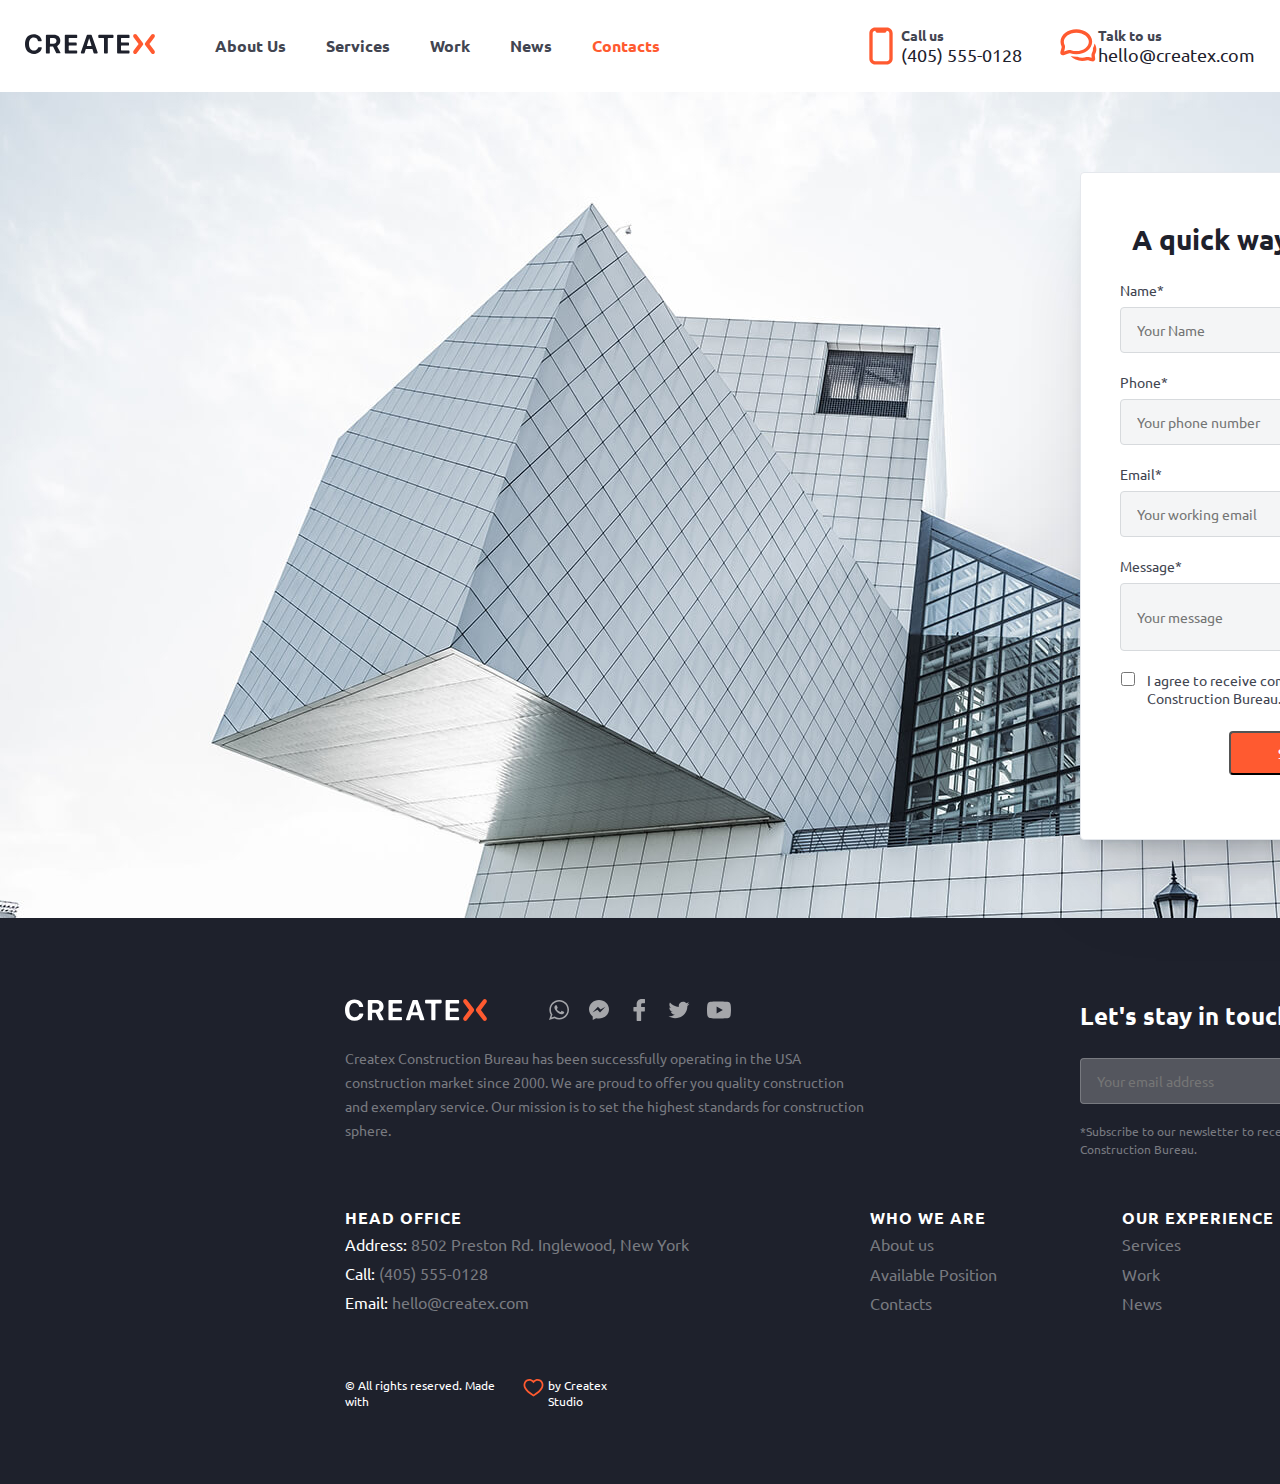
<file: Contacts.html>
<!DOCTYPE html>
<html lang="en">
<head>
  <meta charset="UTF-8">
  <meta name="viewport" content="width=device-width, initial-scale=1.0">
  <link rel="preconnect" href="https://fonts.googleapis.com">
  <link rel="preconnect" href="https://fonts.gstatic.com" crossorigin>
  <link href="https://fonts.googleapis.com/css2?family=Ubuntu:ital,wght@0,300;0,400;0,500;0,700;1,300;1,400;1,500;1,700&display=swap" rel="stylesheet">
  <link rel="stylesheet" href="./styles/home.css">
  <link rel="stylesheet" href="./styles/contacts.css">
  <title>Contacts</title>
</head>
<body>
  <nav class="navigation container">
    <div class="navigation_leftside">
      <a href="./index.html"><img src="./img/homelogo.svg" alt=""></a>
      <div class="navigationbar">
        <a href="./AbousUs.html">About Us</a>
        <a href="./Services.html">Services</a>
        <a href="./Work.html">Work</a>
        <a href="./News.html">News</a>
        <a href="./Contacts.html" class="currentpage">Contacts</a>
      </div>
    </div>
    <div class="navigation_rightside">
      <div class="navigation_phonebar">
        <img src="./img/iPhone.svg" alt="">
        <div>
          <p>Call us</p>
          <span>(405) 555-0128</span>
        </div>
      </div>

      <div class="navigation_chatbar">
        <img src="./img/Chat.svg" alt="">
        <div>
          <p>Talk to us</p>
          <span>hello@createx.com</span>
        </div>
      </div>
    </div>
  </nav>









  <footer class="footer">
    <div class="footer_div">
      <div class="footer_window">
        <h3>A quick way to discuss details</h3>
        <div class="footer_form">
          <div>
            <p>Name*</p>
            <input type="text" class="footer_form_input" placeholder="Your Name">
          </div>
          <div>
            <p>Phone*</p>
            <input type="text" class="footer_form_input" placeholder="Your phone number">
          </div>
          <div>
            <p>Email*</p>
            <input type="text" class="footer_form_input" placeholder="Your working email">
          </div>
          <div>
            <p>Message*</p>
            <input type="text" class="footer_form_input input_message" placeholder="Your message">
          </div>

        </div>
        <div class="footer_form_bottom_div">
          <input type="checkbox" name="" id="" class="footer_form_bottom_input">
          <span>I agree to receive communications from Createx Construction Bureau.</span>
        </div>
        <button class="footer_form_btn">send request</button>
      </div>
    </div>
  </footer>

  <footer class="footer_navigation">
    <section class="container">
      <div class="footer_nav_top">
        <div class="footer_nav_top_left">
          <div class="footer_logos">
            <img src="./img/footerlogocreatex.svg" alt="">
            <div class="footer_logos_left">
              <img src="./img/Whatsapp.svg" alt="">
              <img src="./img/Messanger.svg" alt="">
              <img src="./img/Facebook.svg" alt="">
              <img src="./img/Twitter.svg" alt="">
              <img src="./img/YouTube.svg" alt="">
            </div>
          </div>
          <p>Createx Construction Bureau has been successfully operating in the USA construction market since 2000. We are proud to offer you quality construction and exemplary service. Our mission is to set the highest standards for construction sphere.</p>
        </div>

        <div class="footer_nav_top_right">
          <h3>Let's stay in touch</h3>
          <div class="footer_nav_top_right_btnbar">
            <input type="text" name="" id="" placeholder="Your email address ">
            <button>subscribe</button>
          </div>
          <p>*Subscribe to our newsletter to receive communications and early updates from Createx Construction Bureau.</p>
        </div>
      </div>

      <div class="footer_nav_bottom">
        <div class="footer_nav_divs_refs">
          <div class="footer_nav_div footer_nav_div_left">
            <p class="footer_nav_bottom_div_header">HEAD OFFICE</p>
            <span class="text_with_text">Address:<p>8502 Preston Rd. Inglewood, New York</p></span>
            <span class="text_with_text">Call:<p>(405) 555-0128</p></span>
            <span class="text_with_text">Email:<p>hello@createx.com</p></span>
          </div>

          <div class="footer_nav_div">
            <p class="footer_nav_bottom_div_header">WHO WE ARE</p>
            <a href="./AbousUs.html">About us</a>
            <a href="#">Available Position</a>
            <a href="./Contacts.html">Contacts</a>
          </div>

          <div class="footer_nav_div">
            <p class="footer_nav_bottom_div_header">OUR EXPERIENCE</p>
            <a href="./Services.html">Services</a>
            <a href="./Work.html">Work</a>
            <a href="./News.html">News</a>
          </div>
        </div>

      </div>

      <div class="footer_bottom">
        <div class="footer_bottom_left">
          <p>© All rights reserved. Made with</p>
          <img src="./img/Heart.svg" alt="logo">
          <p>by Createx Studio </p>
        </div>

        <div class="footer_bottom_right">
          <p>Go to top</p>
          <a href="#top" class="footer_bottom_refwithlogo"  id="back-to-top" class="back-to-top" ><img src="./img/Up-chevron.png" alt=""></a>
        </div>
      </div>
    </section>
  </footer>
</body>
</html>
</file>
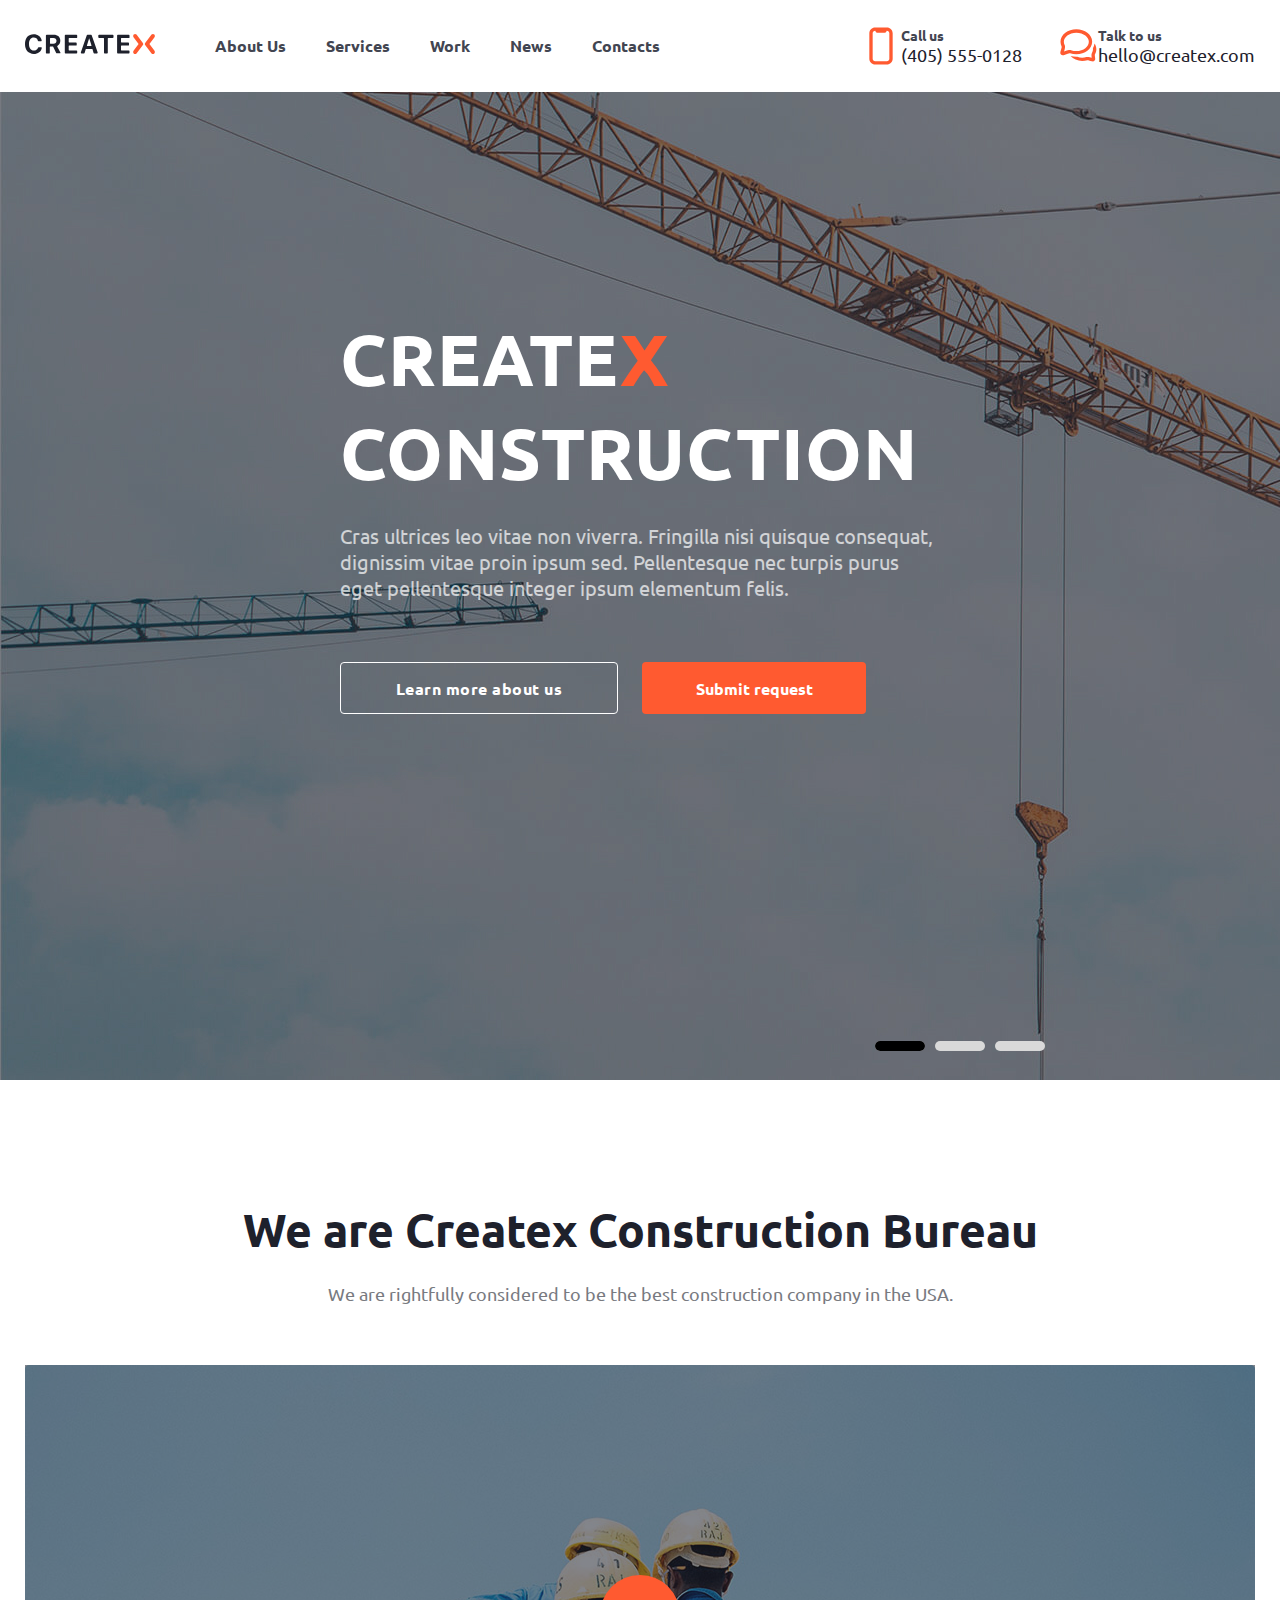
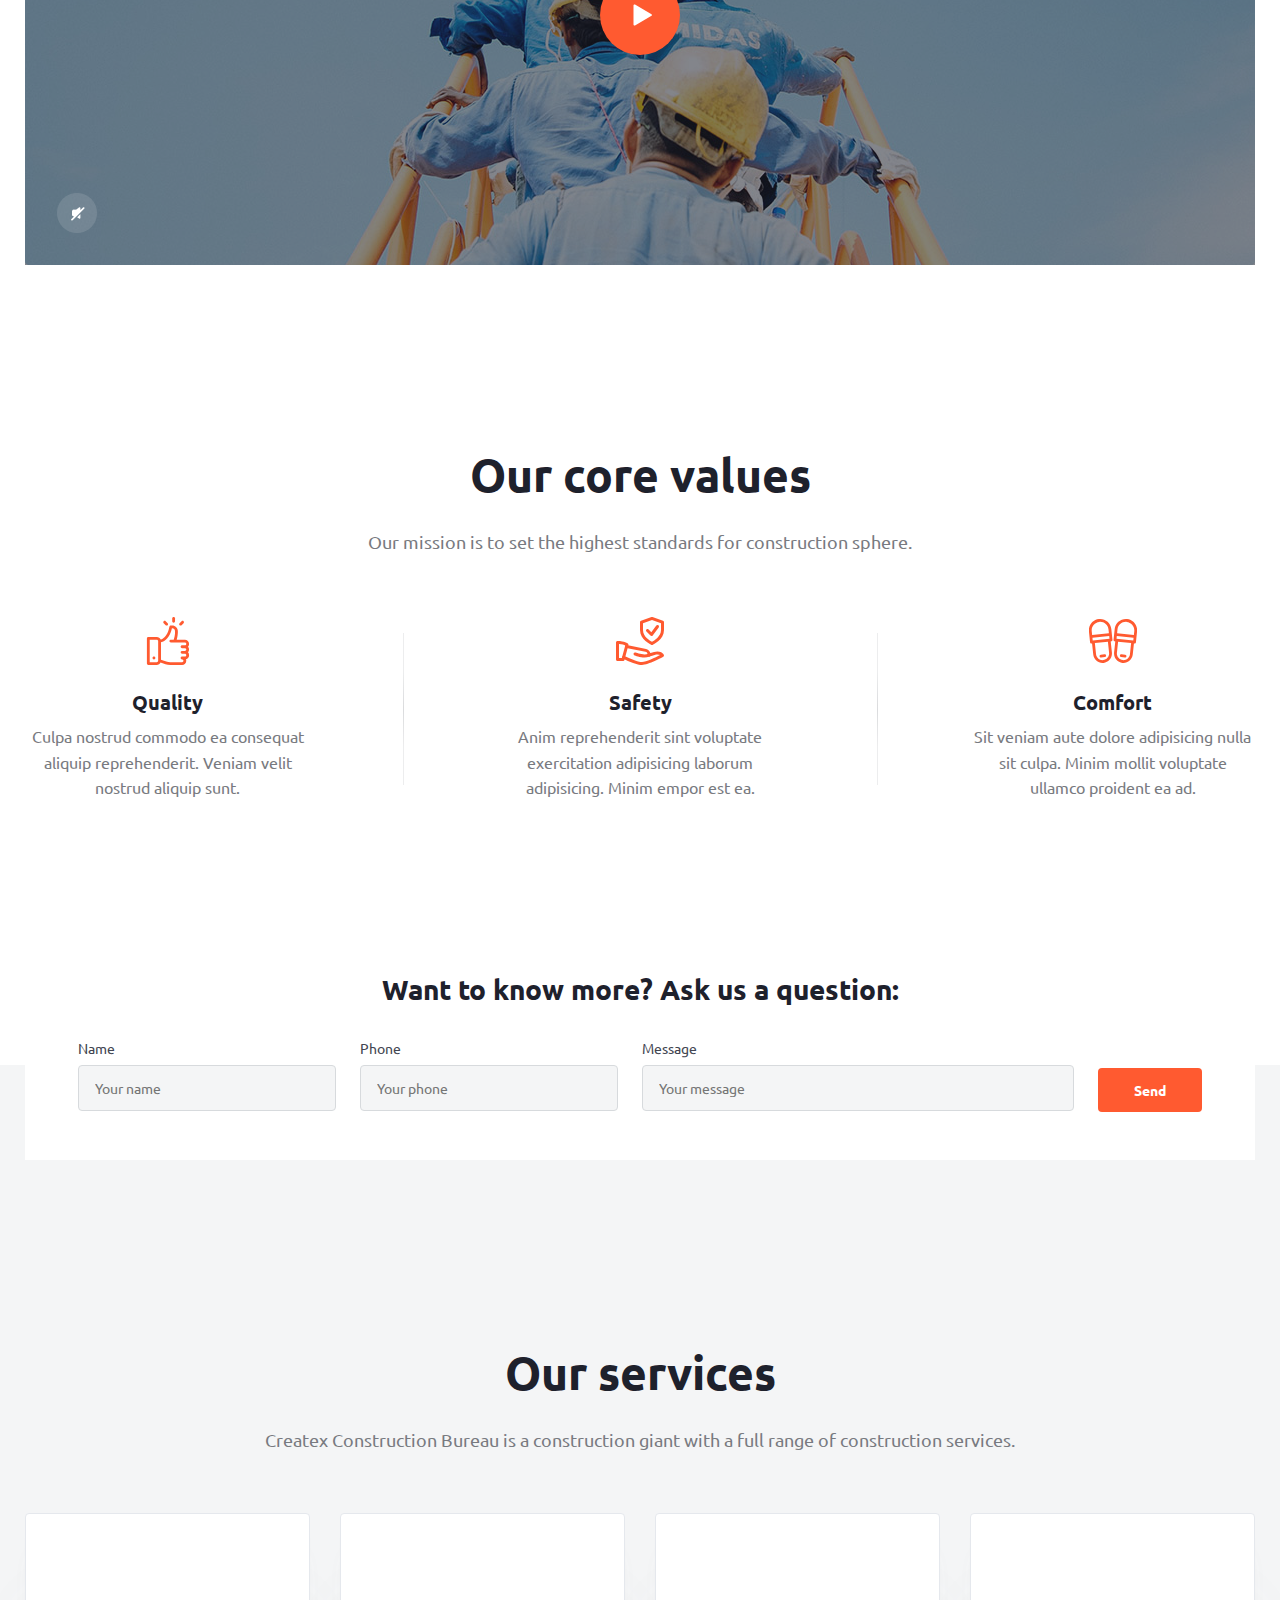
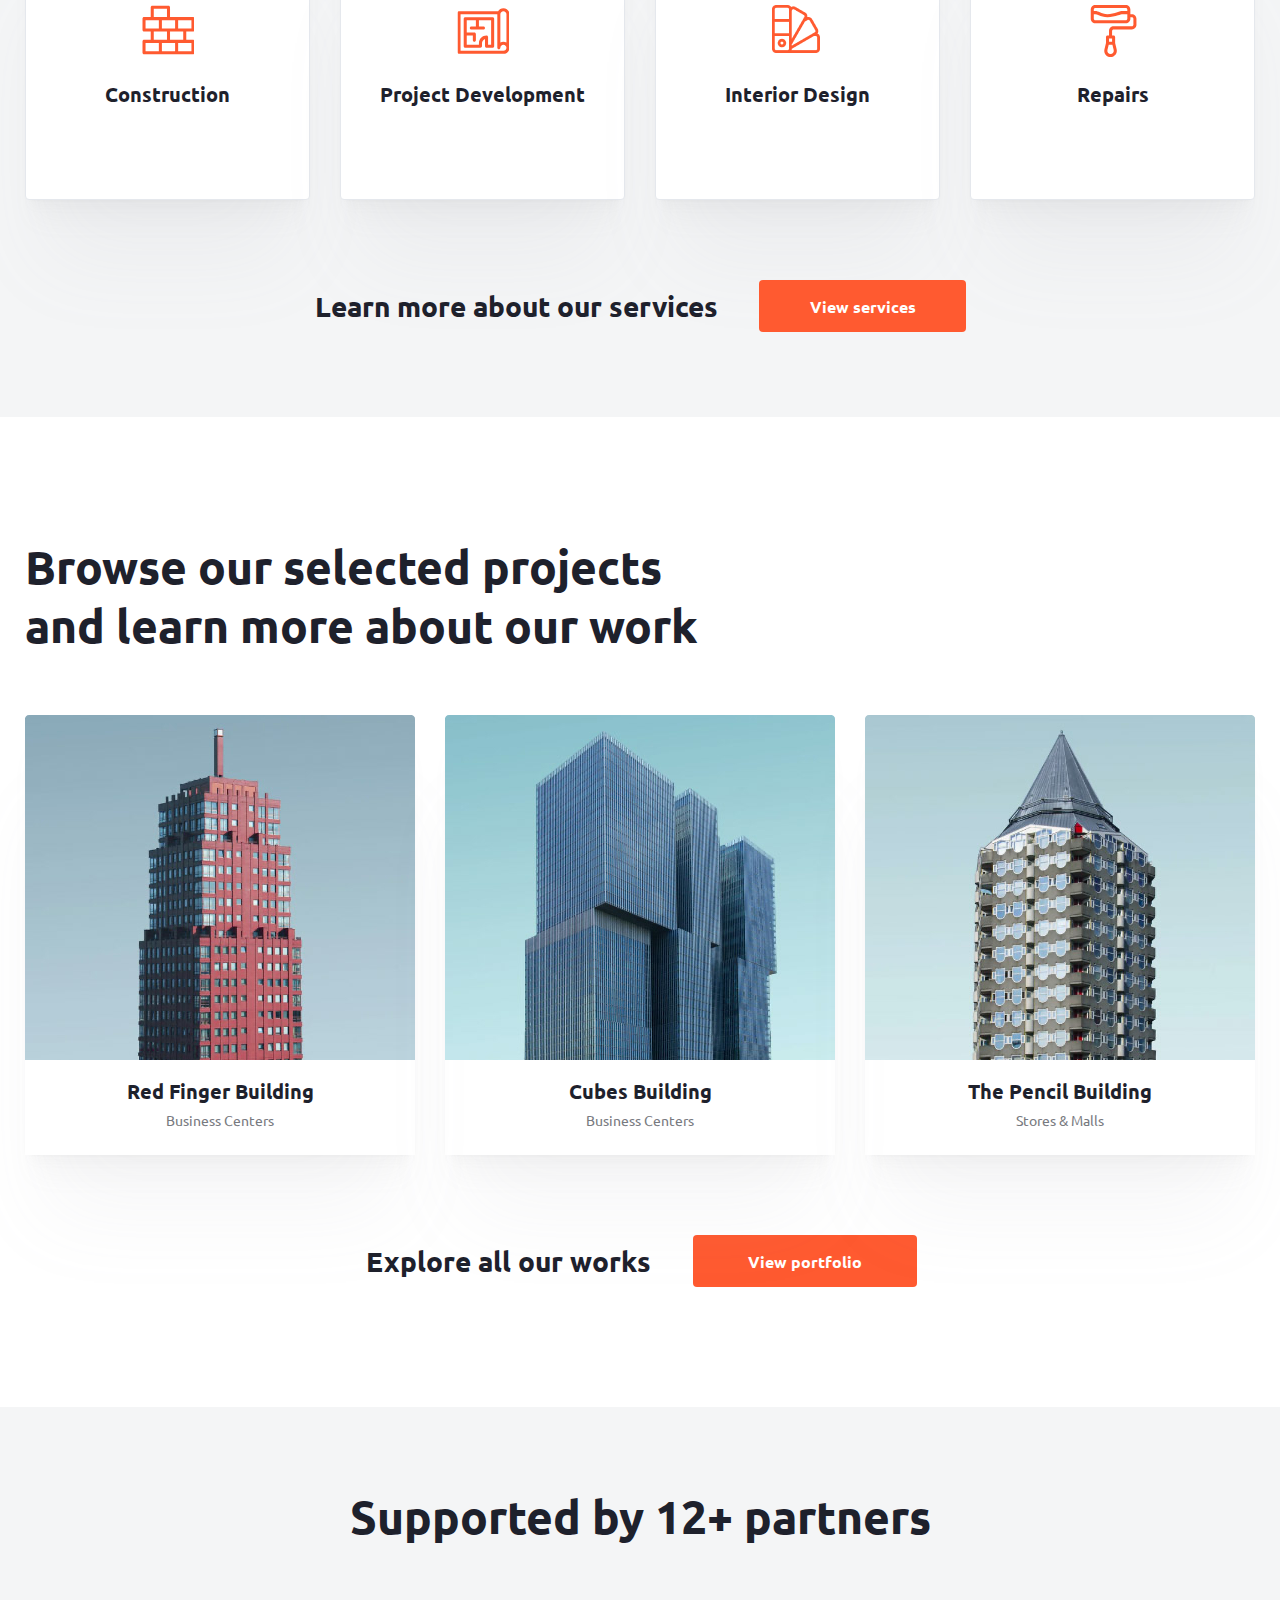
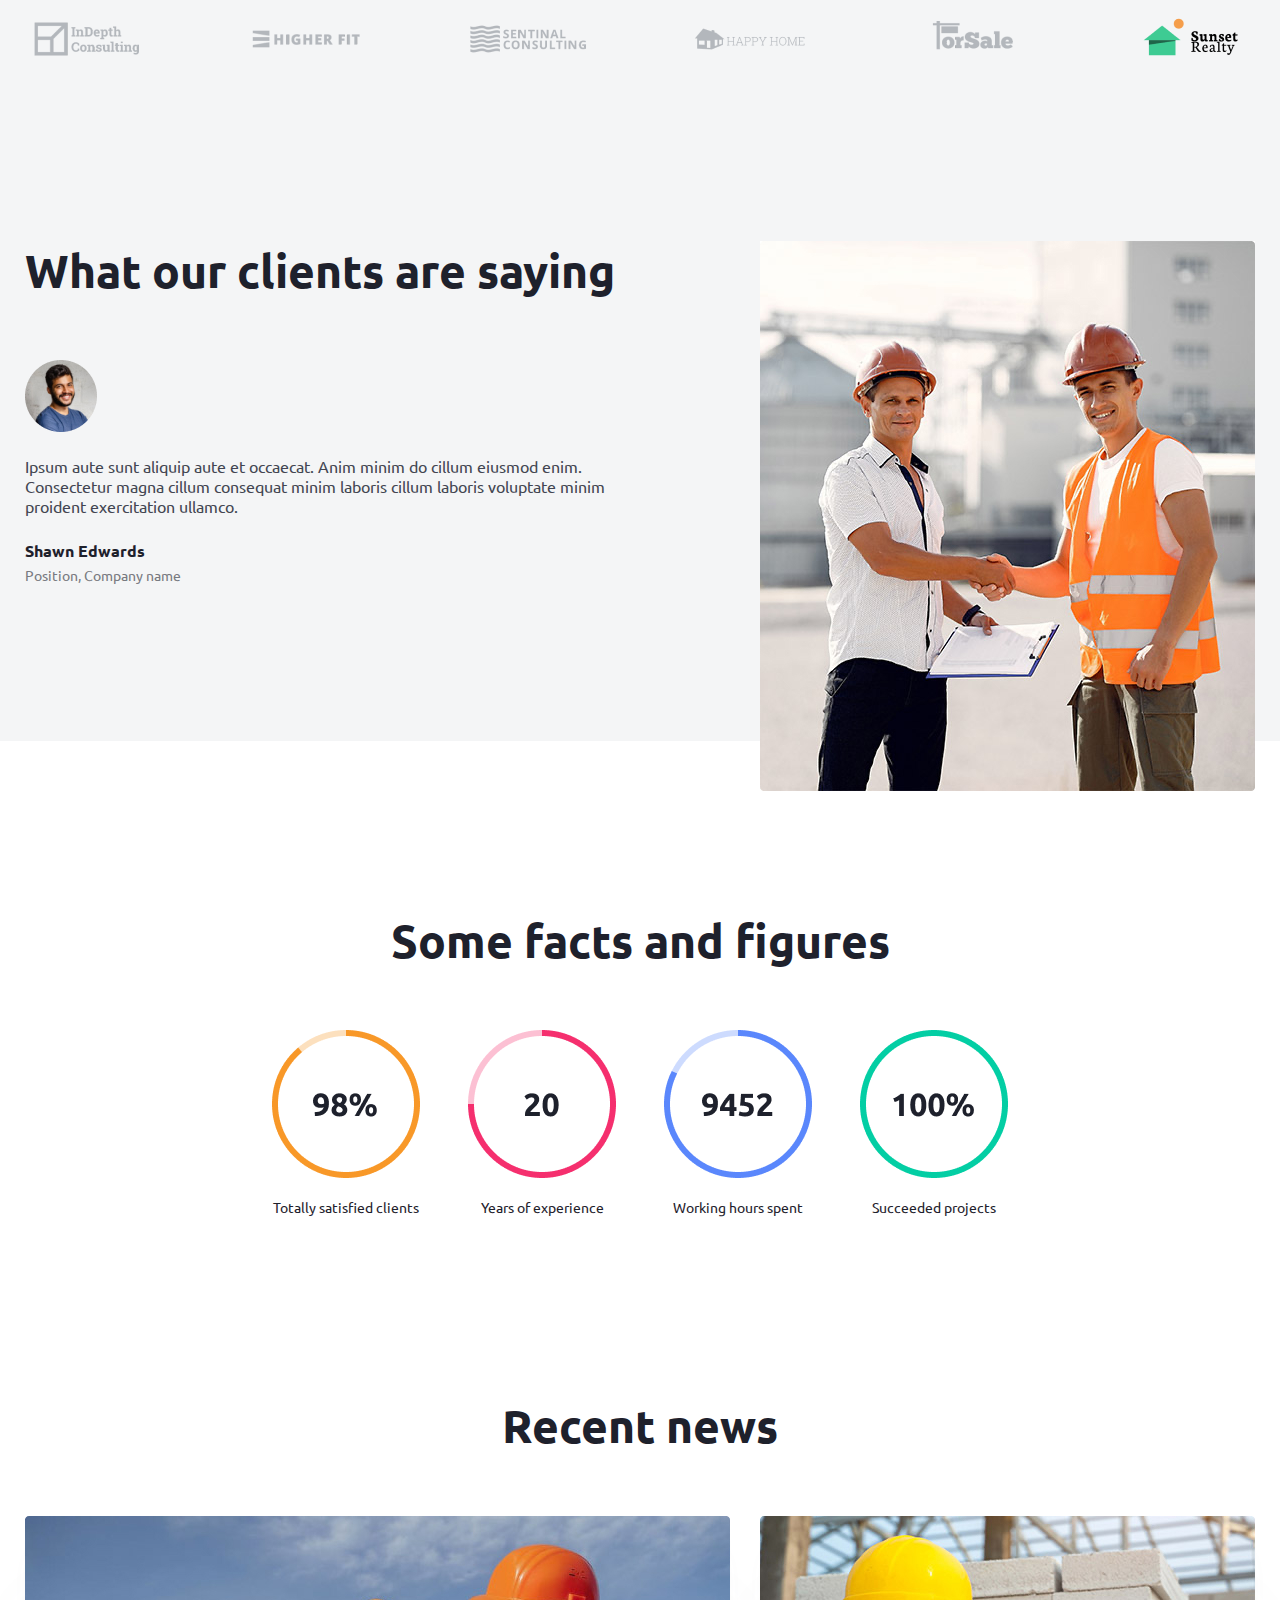
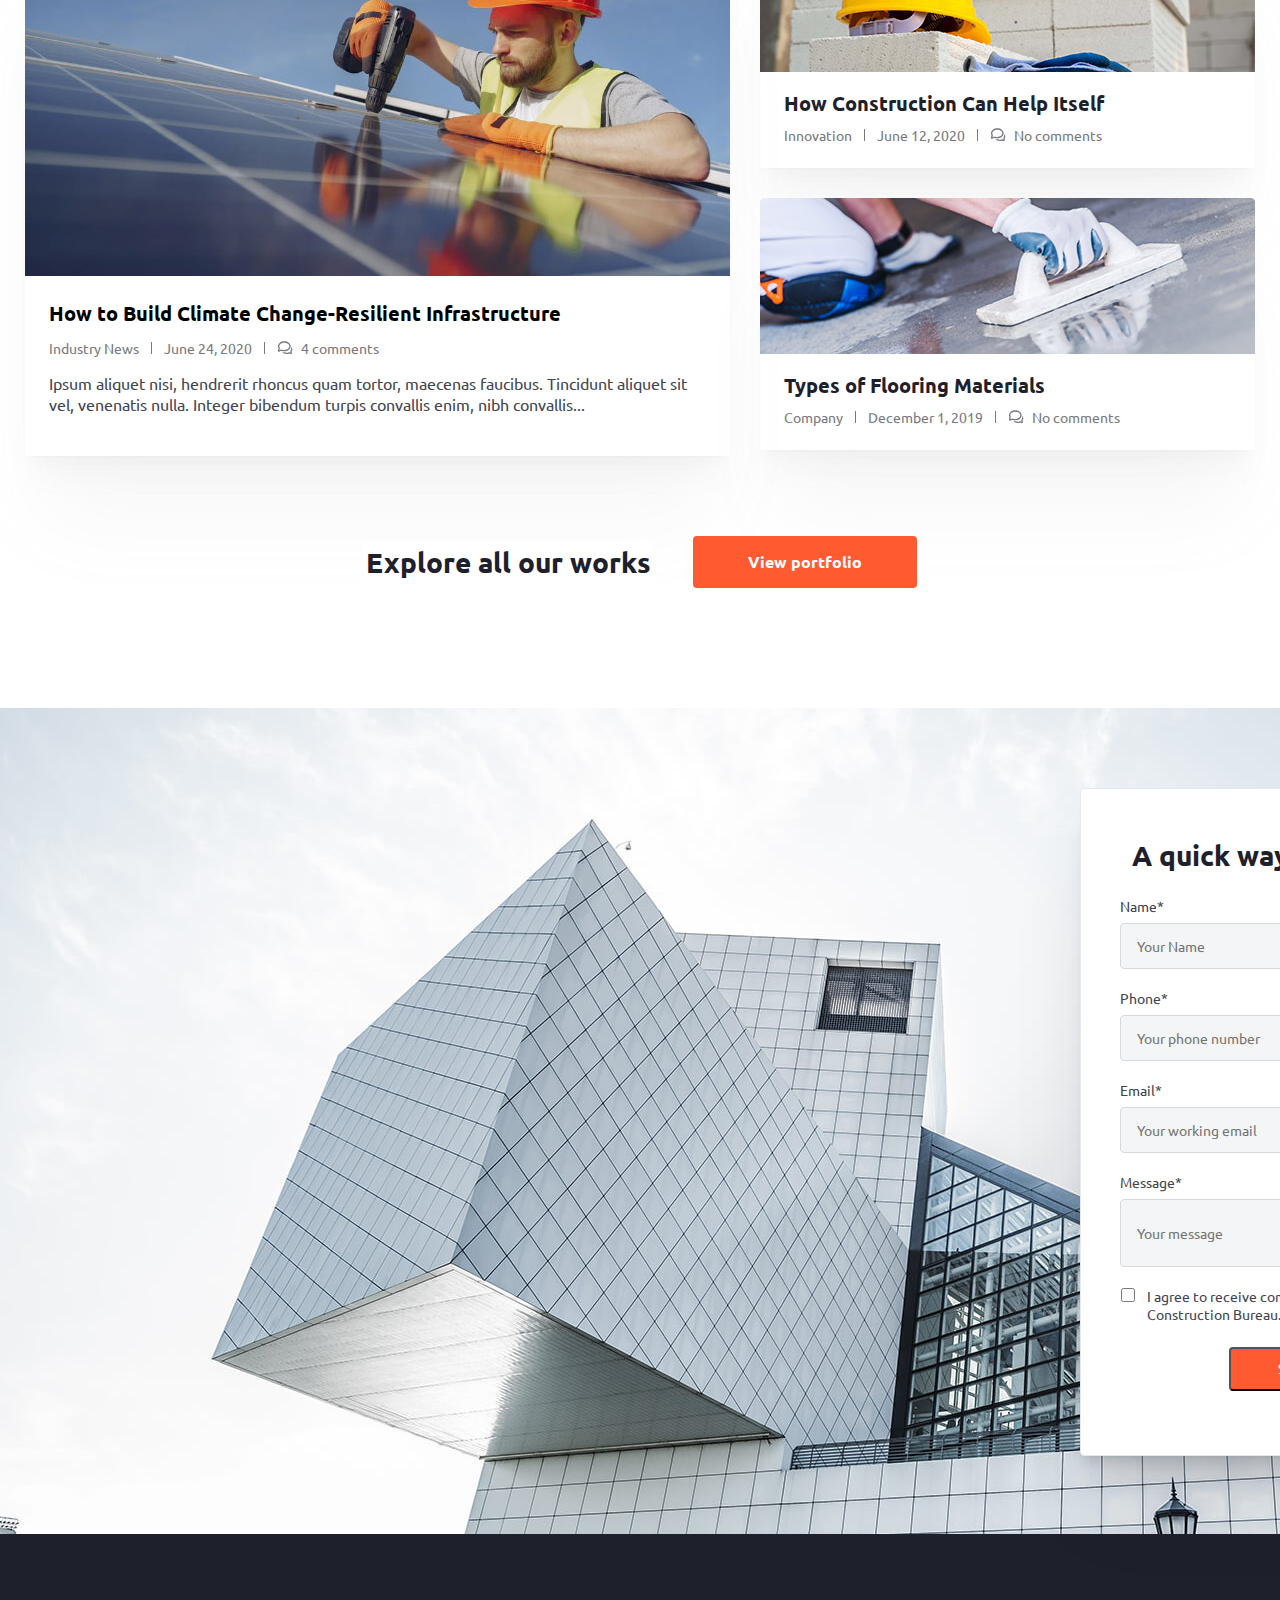
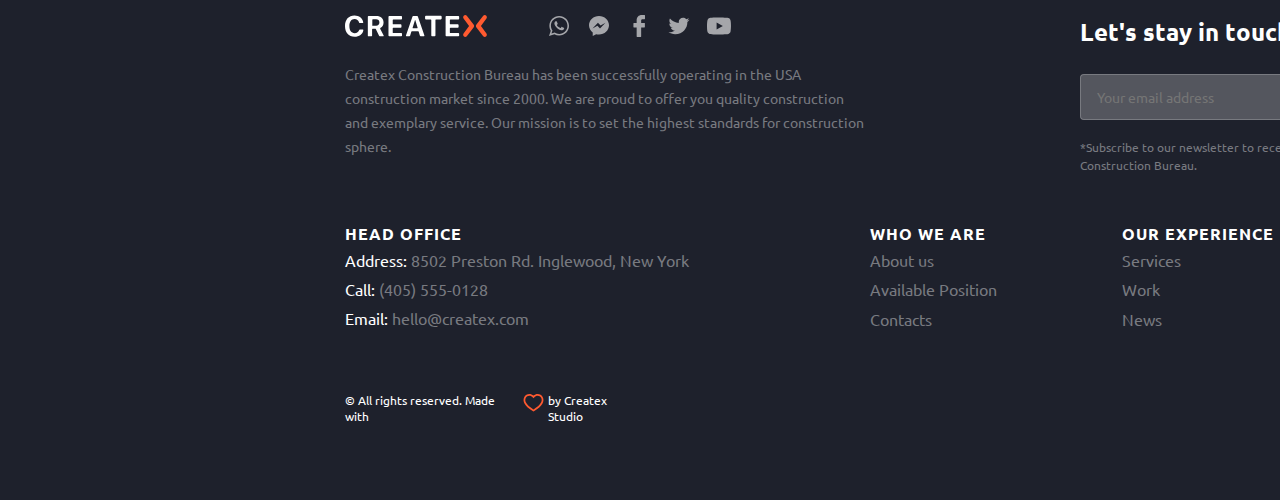
<file: home.html>
<!DOCTYPE html>
<html lang="en">
<head>
  <meta charset="UTF-8">
  <meta name="viewport" content="width=device-width, initial-scale=1.0">
  <link rel="preconnect" href="https://fonts.googleapis.com">
  <link rel="preconnect" href="https://fonts.gstatic.com" crossorigin>
  <link href="https://fonts.googleapis.com/css2?family=Ubuntu:ital,wght@0,300;0,400;0,500;0,700;1,300;1,400;1,500;1,700&display=swap" rel="stylesheet">
  <link rel="stylesheet" href="./styles/home.css">
  <title>CREATEX</title>
</head>
<body>
  <nav class="navigation container">
    <div class="navigation_leftside">
      <a href="./home.html"><img src="./img/homelogo.svg" alt=""></a>
      <div class="navigationbar">
        <a href="./AbousUs.html">About Us</a>
        <a href="./Services.html">Services</a>
        <a href="./Work.html">Work</a>
        <a href="./News.html">News</a>
        <a href="./Contacts.html">Contacts</a>
      </div>
    </div>
    <div class="navigation_rightside">
      <div class="navigation_phonebar">
        <img src="./img/iPhone.svg" alt="">
        <div>
          <p>Call us</p>
          <span>(405) 555-0128</span>
        </div>
      </div>

      <div class="navigation_chatbar">
        <img src="./img/Chat.svg" alt="">
        <div>
          <p>Talk to us</p>
          <span>hello@createx.com</span>
        </div>
      </div>
    </div>
  </nav>

  <section class="home_main_top">
    <div class="card">
      <input type="radio" name="select" id="slide_1" checked>
      <input type="radio" name="select" id="slide_2">
      <input type="radio" name="select" id="slide_3">

      <div class="slider">
        <label for="slide_1" class="slide slide_1"></label>
        <label for="slide_2" class="slide slide_2"></label>
        <label for="slide_3" class="slide slide_3"></label>
      </div>

      <div class="inner_part">
        <div class="content content_1">
          <h2 class="content_title">CREATE<span class="contentX">X</span> CONSTRUCTION</h2>
          <p class="content_text">Cras ultrices leo vitae non viverra. Fringilla nisi quisque consequat, dignissim vitae proin ipsum sed. Pellentesque nec turpis purus eget pellentesque integer ipsum elementum felis.</p>
          <div class="content_buttons">
            <button class="content_btnleft">Learn more about us</button>
            <button class="content_btnright">Submit request</button>
          </div>
        </div>
      </div>
        
      <div class="inner_part">
        <div class="content content_2">
          <h2 class="content_title">CREATE<span class="contentX">X</span> CONSTRUCTION</h2>
          <p class="content_text">Lorem ipsum, dolor sit amet consectetur adipisicing elit. Officiis quasi voluptate a culpa dignissimos itaque aperiam quae asperiores voluptatem illum eveniet, repudiandae sed reiciendis ipsum?</p>
          <div>
            <button class="content_btnleft">Learn more about us</button>
            <button class="content_btnright">Submit request</button>
          </div>
        </div>
      </div>

      <div class="inner_part">
        <div class="content content_3">
          <h2 class="content_title">CREATE<span class="contentX">X</span> CONSTRUCTION</h2>
          <p class="content_text">Lorem ipsum dolor sit, amet consectetur adipisicing elit. Non, quos! Asperiores, est culpa odio sit architecto amet ipsa adipisci tempore delectus repellendus earum fugit saepe.</p>
          <div>
            <button class="content_btnleft">Learn more about us</button>
            <button class="content_btnright">Submit request</button>
          </div>
        </div>
      </div>
      
    </div>
  </section>

  <section class="home_videodiv container">
    <h3>We are Createx Construction Bureau </h3>
    <p>We are rightfully considered to be the best construction company in the USA.</p>
    <div class="img">
      <img class="playbtn" src="./img/play.svg" alt="">
      <img class="mutebtn" src="./img/mutevideo.png" alt="">
      <div class="blackoutvideo"></div>
    </div>
  </section>

  <section class="home_corevalues container">
    <div class="home_corevalues_header">
      <h3>Our core values</h3>
      <p>Our mission is to set the highest standards for construction sphere.</p>
      <div class="home_corevalues_cards_div">
        <div class="home_corevalues_card">
          <img src="./img/ic-like.svg" alt="image">
          <h4>Quality</h4>
          <p>Culpa nostrud commodo ea consequat aliquip reprehenderit. Veniam velit nostrud aliquip sunt.</p>
        </div>

        <div class="home_corevalues_card middlecard">
          <img src="./img/ic-hand.svg" alt="image">
          <h4>Safety</h4>
          <p>Anim reprehenderit sint voluptate exercitation adipisicing laborum adipisicing. Minim empor est ea.</p>
        </div>

        <div class="home_corevalues_card">
          <img src="./img/ic-slippers.svg" alt="image">
          <h4>Comfort</h4>
          <p>Sit veniam aute dolore adipisicing nulla sit culpa. Minim mollit voluptate ullamco proident ea ad.</p>
        </div>
      </div>
    </div>
  </section>

  <div class="rrr">
    <section class="home_main_4th container">
      <h3>Want to know more? Ask us a question:</h3>
      <div class="home_main_4th_cardsdiv">
        <div class="home_main_4th_card container">
          <p>Name</p>
          <input type="text" placeholder="Your name">
        </div>

        <div class="home_main_4th_card container">
          <p>Phone</p>
          <input type="text" placeholder="Your phone">
        </div>

        <div class="home_main_4th_card massege_inp container">
          <p>Message</p>
          <input type="text" placeholder="Your message">
        </div>
          <button class="send_btn">Send</button>
      </div>
    </section>
  </div>

  <section class="home_5th_section">
    <div class="div_5th container">
      <h3 class="title">Our services</h3>
      <p class="text">Createx Construction Bureau is a construction giant with a full range of construction services.</p>
      <div class="home_5th_cardsdiv">
        
        <div class="first_card">
          <a href="#" class="first_img" style="pointer-events: none"></a>
          <p>Construction</p>
        </div>

        <div class="second_card">
          <a href="#" class="second_img" style="pointer-events: none"></a>
          <p>Project Development</p>
        </div>

        <div class="third_card">
            <a href="#" class="third_img" style="pointer-events: none"></a>
            <p>Interior Design</p>
        </div>

        <div class="forth_card">
          <a href="#" class="forth_img" style="pointer-events: none"></a>
          <p>Repairs</p>
        </div>
      </div>

      <div class="section_5th_btn_div">
        <button class="section5th_btn1">Learn more about our services</button>
        <button class="section5th_btn2">View services</button>
      </div>

    </div>
  </section>

  <section class="home_6th_section container">
    <div class="th_section_h3">
      <h3>Browse our selected projects 
        and learn more about our work</h3>
    </div>

    <div class="home_6th_section_cardsdiv">

      <div class="home_6th_card1">
        <img src="./img/6th_section_img1.jpg" alt="">
        <div class="home_6th_text_div">
          <h4>Red Finger Building</h4>
          <p>Business Centers</p>
          <button class="home_6th_hidden_btn">View Project</button>
        </div>
      </div>

      <div class="home_6th_card2">
        <img src="./img/6th_section_img2.jpg" alt="">
        <div class="home_6th_text_div">
          <h4>Cubes Building</h4>
          <p>Business Centers</p>
          <button class="home_6th_hidden_btn">View Project</button>
        </div>
      </div>

      <div class="home_6th_card3">
        <img src="./img/6th_section_img3.jpg" alt="">
        <div class="home_6th_text_div">
          <h4>The Pencil Building</h4>
          <p>Stores & Malls</p>
          <button class="home_6th_hidden_btn">View Project</button>
        </div>
      </div>

    </div>

    <div class="home_6th_lowbuttons">
      <button class="home_6th_btn1">Explore all our works</button>
      <button class="home_6th_btn2">View portfolio</button>
    </div>


  </section>

  <div class="section7_background">
    <section class="home_7th_section container">
        <h2 class="header">Supported by 12+ partners</h2>
        <div class="home_7th_logos">
          <img src="./img/client-logo1.png" alt="logo">
          <img src="./img/client-logo2.png" alt="logo">
          <img src="./img/client-logo3.png" alt="logo">
          <img src="./img/client-logo4.png" alt="logo">
          <img src="./img/client-logo5.png" alt="logo">
          <img src="./img/client-logo6.png" alt="logo">
        </div>

        <div class="home_7th_bottom">
          <div class="home_7th_leftside">   
            <h2>What our clients are saying</h2>
            <div class="home_7th_leftside_client_text">
              <img src="./img/home_7th_profile-image.png" alt="image">
              <p>Ipsum aute sunt aliquip aute et occaecat. Anim minim do cillum eiusmod enim. Consectetur magna cillum consequat minim  laboris cillum laboris voluptate minim proident exercitation ullamco. </p>
              <h3>Shawn Edwards</h3>
              <span>Position, Company name</span>
            </div>
          </div>
          <img src="./img/home_7th_sectionimg.jpg" alt="image" class="home_7th_leftside_image">
        </div>
    </section>
  </div>

  <section class="home_8th container">
    <h2 class="home_8th_title">Some facts and figures</h2>
    <div class="home_8th_circles_div">
      <div class="home_8th_circle">
        <img src="./img/circle-progress1.png" alt="logo">
        <p>Totally satisfied clients</p>
      </div>

      <div class="home_8th_circle">
        <img src="./img/circle-progress2.png" alt="logo">
        <p>Years of experience</p>
      </div>

      <div class="home_8th_circle">
        <img src="./img/circle-progress3.png" alt="logo">
        <p>Working hours spent</p>
      </div>

      <div class="home_8th_circle">
        <img src="./img/circle-progress4.png" alt="logo">
        <p>Succeeded projects</p>
      </div>

    </div>

    <h2 class="home_8th_bottom_header">Recent news</h2>
    <div class="home_8th_news_div">
      <div class="home_8th_news_leftside">
        <img src="./img/home_8th_news1.jpg" alt="image">
        <div class="home_8th_news_textdiv">
          <h3>How to Build Climate Change-Resilient Infrastructure</h3>
          <div class="home_8th_news_commentdiv">
            <div>Industry News</div>
            <div class="home_8th_news_comment_middlediv">June 24, 2020</div>
            <div class="home_8th_news_text_chatdiv"><img src="./img/Chat_news.svg" alt=""> 4 comments</div>
          </div>
          <span>Ipsum aliquet nisi, hendrerit rhoncus quam tortor, maecenas faucibus. Tincidunt aliquet sit vel, venenatis nulla. Integer bibendum turpis convallis enim, nibh convallis...</span>
        </div>
      </div>

      <div class="home_8th_news_rightside">
        <div class="home_8th_news_rightside_div">
          <img src="./img/home_8th_news2.jpg" alt="image">
          <div class="home_8th_news_textdiv_rightside">
            <h3>How Construction Can Help Itself</h3>
            <div class="home_8th_news_commentdiv">
              <div>Innovation</div>
              <div class="home_8th_news_comment_middlediv">June 12, 2020</div>
              <div class="home_8th_news_text_chatdiv"><img src="./img/Chat_news.svg" alt=""> No comments</div>
            </div>
          </div>
        </div>

        <div class="home_8th_news_rightside_div">
          <img src="./img/home_8th_news3.jpg" alt="image">
          <div class="home_8th_news_textdiv_rightside">
            <h3>Types of Flooring Materials</h3>
            <div class="home_8th_news_commentdiv">
              <div>Company</div>
              <div class="home_8th_news_comment_middlediv">December 1, 2019</div>
              <div class="home_8th_news_text_chatdiv"><img src="./img/Chat_news.svg" alt=""> No comments</div>
            </div>
          </div>
        </div>
      </div>
    </div>
    <div class="home_6th_lowbuttons">
      <button class="home_6th_btn1">Explore all our works</button>
      <button class="home_6th_btn2">View portfolio</button>
    </div>

  </section>

  <footer class="footer">
    <div class="footer_div">
      <div class="footer_window">
        <h3>A quick way to discuss details</h3>
        <div class="footer_form">
          <div>
            <p>Name*</p>
            <input type="text" class="footer_form_input" placeholder="Your Name">
          </div>
          <div>
            <p>Phone*</p>
            <input type="text" class="footer_form_input" placeholder="Your phone number">
          </div>
          <div>
            <p>Email*</p>
            <input type="text" class="footer_form_input" placeholder="Your working email">
          </div>
          <div>
            <p>Message*</p>
            <input type="text" class="footer_form_input input_message" placeholder="Your message">
          </div>

        </div>
        <div class="footer_form_bottom_div">
          <input type="checkbox" name="" id="" class="footer_form_bottom_input">
          <span>I agree to receive communications from Createx Construction Bureau.</span>
        </div>
        <button class="footer_form_btn">send request</button>
      </div>
    </div>
  </footer>

  <footer class="footer_navigation">
    <section class="container">
      <div class="footer_nav_top">
        <div class="footer_nav_top_left">
          <div class="footer_logos">
            <img src="./img/footerlogocreatex.svg" alt="">
            <div class="footer_logos_left">
              <img src="./img/Whatsapp.svg" alt="">
              <img src="./img/Messanger.svg" alt="">
              <img src="./img/Facebook.svg" alt="">
              <img src="./img/Twitter.svg" alt="">
              <img src="./img/YouTube.svg" alt="">
            </div>
          </div>
          <p>Createx Construction Bureau has been successfully operating in the USA construction market since 2000. We are proud to offer you quality construction and exemplary service. Our mission is to set the highest standards for construction sphere.</p>
        </div>

        <div class="footer_nav_top_right">
          <h3>Let's stay in touch</h3>
          <div class="footer_nav_top_right_btnbar">
            <input type="text" name="" id="" placeholder="Your email address ">
            <button>subscribe</button>
          </div>
          <p>*Subscribe to our newsletter to receive communications and early updates from Createx Construction Bureau.</p>
        </div>
      </div>

      <div class="footer_nav_bottom">
        <div class="footer_nav_divs_refs">
          <div class="footer_nav_div footer_nav_div_left">
            <p class="footer_nav_bottom_div_header">HEAD OFFICE</p>
            <span class="text_with_text">Address:<p>8502 Preston Rd. Inglewood, New York</p></span>
            <span class="text_with_text">Call:<p>(405) 555-0128</p></span>
            <span class="text_with_text">Email:<p>hello@createx.com</p></span>
          </div>

          <div class="footer_nav_div">
            <p class="footer_nav_bottom_div_header">WHO WE ARE</p>
            <a href="./AbousUs.html">About us</a>
            <a href="#">Available Position</a>
            <a href="./Contacts.html">Contacts</a>
          </div>

          <div class="footer_nav_div">
            <p class="footer_nav_bottom_div_header">OUR EXPERIENCE</p>
            <a href="./Services.html">Services</a>
            <a href="./Work.html">Work</a>
            <a href="./News.html">News</a>
          </div>
        </div>



      </div>

      <div class="footer_bottom">
        <div class="footer_bottom_left">
          <p>© All rights reserved. Made with</p>
          <img src="./img/Heart.svg" alt="logo">
          <p>by Createx Studio </p>
        </div>



        <div class="footer_bottom_right">
          <p>Go to top</p>
          <a href="#top" class="footer_bottom_refwithlogo"  id="back-to-top" class="back-to-top" ><img src="./img/Up-chevron.png" alt=""></a>

          
        </div>

        
      </div>
    </section>
  </footer>

</body>
</html>
</file>
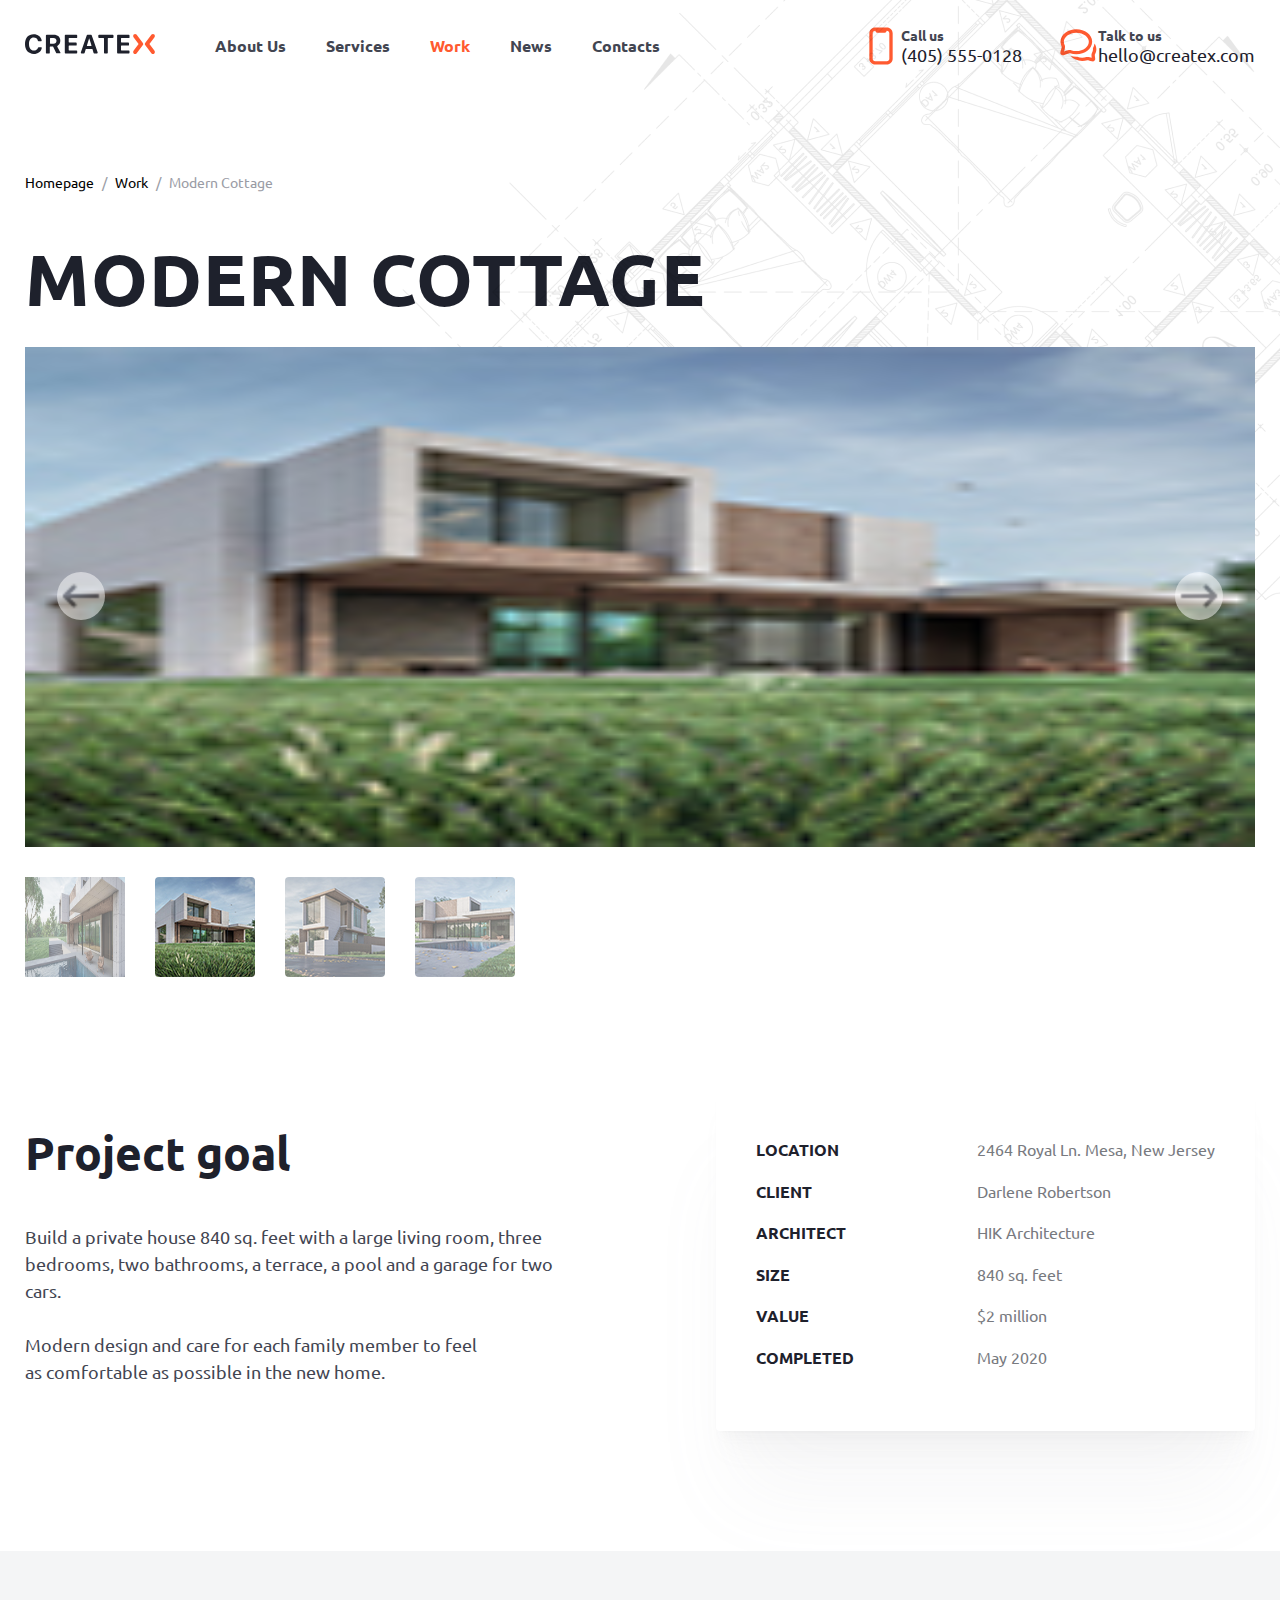
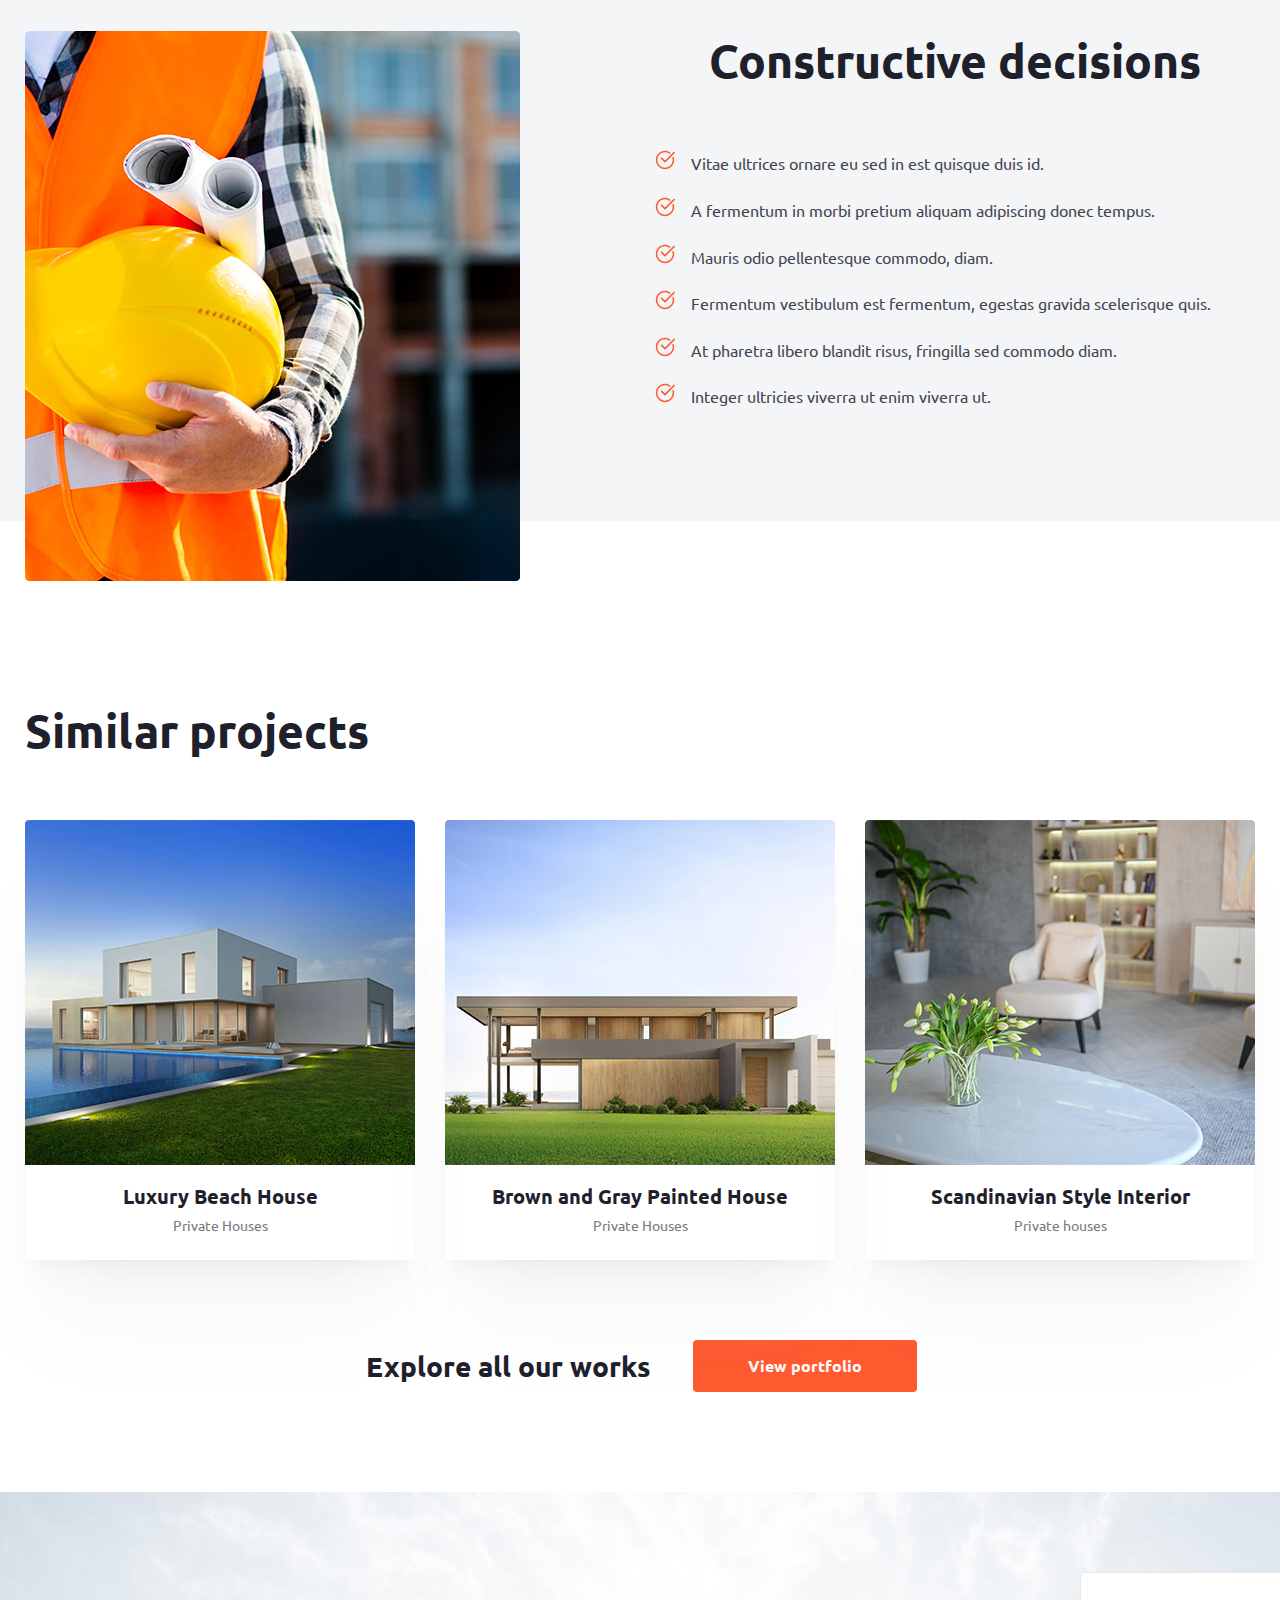
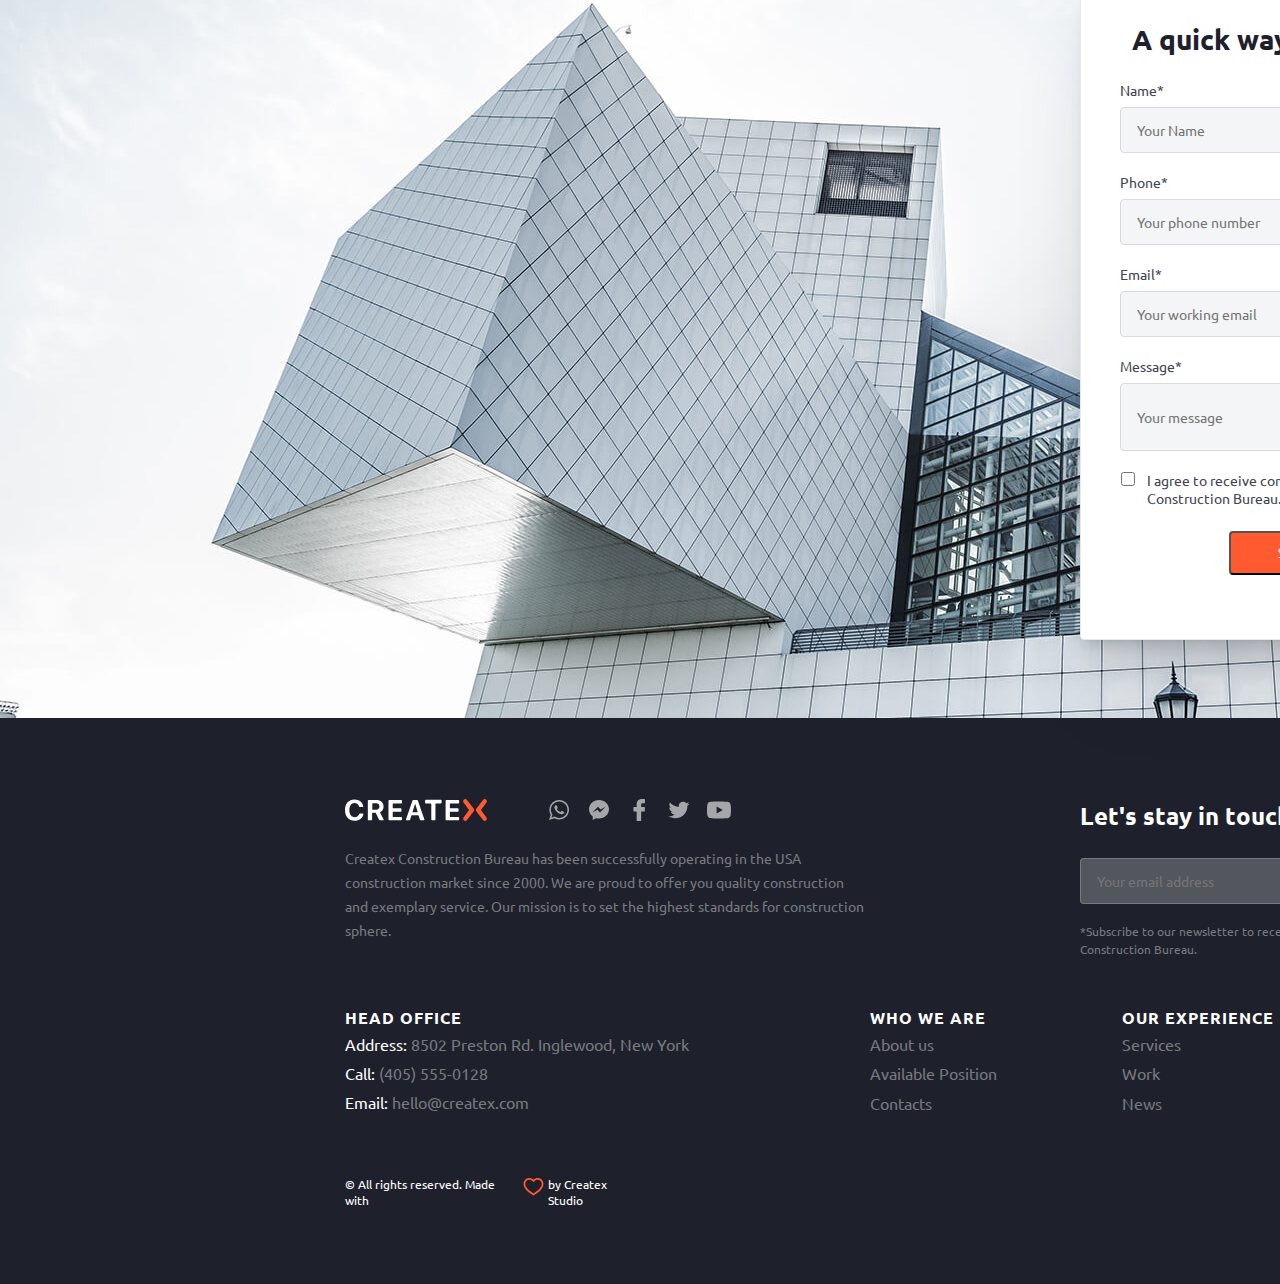
<file: ModernCottage.html>
<!DOCTYPE html>
<html lang="en">
<head>
  <meta charset="UTF-8">
  <meta name="viewport" content="width=device-width, initial-scale=1.0">
  <link rel="preconnect" href="https://fonts.googleapis.com">
  <link rel="preconnect" href="https://fonts.gstatic.com" crossorigin>
  <link href="https://fonts.googleapis.com/css2?family=Ubuntu:ital,wght@0,300;0,400;0,500;0,700;1,300;1,400;1,500;1,700&display=swap" rel="stylesheet">
  <link rel="stylesheet" href="./styles/home.css">
  <link rel="stylesheet" href="./styles/work.css">
  <link rel="stylesheet" href="./styles/services.css">
  <title>Modern Cottage</title>
</head>
<body>
  <div class="navigation-background_modern-cottage">
    <div class="header-backgroup"></div>
    <nav class="navigation container">
      <div class="navigation_leftside">
        <a href="./index.html"><img src="./img/homelogo.svg" alt=""></a>
        <div class="navigationbar">
          <a href="./AbousUs.html">About Us</a>
          <a href="./Services.html">Services</a>
          <a href="./Work.html" class="currentpage">Work</a>
          <a href="./News.html">News</a>
          <a href="./Contacts.html">Contacts</a>
        </div>
      </div>
      <div class="navigation_rightside">
        <div class="navigation_phonebar">
          <img src="./img/iPhone.svg" alt="">
          <div>
            <p>Call us</p>
            <span>(405) 555-0128</span>
          </div>
        </div>

        <div class="navigation_chatbar">
          <img src="./img/Chat.svg" alt="">
          <div>
            <p>Talk to us</p>
            <span>hello@createx.com</span>
          </div>
        </div>
      </div>
    </nav>

    <main class="services_main_div">
      <div class="services_header container">
        <a href="./index.html" class="homepage">Homepage</a>
        <p class="header_refs">/</p>
        <a href="./Work.html" class="homepage">Work</a>
        <p class="header_refs">/</p>
        <a href="./ModernCottage.html" class="header_refs">Modern Cottage</a>
      </div>

      <div class="container services_text">
        <h1>Modern Cottage</h1>
      </div>
    </main>

    <div class="header_photo container">
      <input type="radio" name="work_photo" id="work_photo1" class="" >
      <input type="radio" name="work_photo" id="work_photo2" class="" checked>
      <input type="radio" name="work_photo" id="work_photo3" class="">
      <input type="radio" name="work_photo" id="work_photo4" class="">

      <div class="work_header_sliders">
        <div class="work_header_prev_slide">
          <label for="work_photo1" class="work_header_numb1"><img src="./img/work/prev-btn.png" alt=""></label>
          <label for="work_photo2" class="work_header_numb2"><img src="./img/work/prev-btn.png" alt=""></label>
          <label for="work_photo3" class="work_header_numb3"><img src="./img/work/prev-btn.png" alt=""></label>
          <label for="work_photo4" class="work_header_numb4"><img src="./img/work/prev-btn.png" alt=""></label>
        </div>

        <div class="work_header_next_slide">
          <label for="work_photo1" class="work_header_numb1"><img src="./img/work/nextbtn.png" alt=""></label>
          <label for="work_photo2" class="work_header_numb2"><img src="./img/work/nextbtn.png" alt=""></label>
          <label for="work_photo3" class="work_header_numb3"><img src="./img/work/nextbtn.png" alt=""></label>
          <label for="work_photo4" class="work_header_numb4"><img src="./img/work/nextbtn.png" alt=""></label>
        </div>
      </div>

      <div class="modern_cottage_main_photo"></div>
        <div class="modern_cottage_photo-label_div">
          <label for="work_photo1" class="modern_cottage_photo-label photo-label1"><img src="./img/work/moderncottageimg1.jpg" alt=""></label>
          <label for="work_photo2" class="modern_cottage_photo-label photo-label2"><img src="./img/work/photo-label2.svg" alt=""></label>
          <label for="work_photo3" class="modern_cottage_photo-label photo-label3"><img src="./img/work/photo-label3.svg" alt=""></label>
          <label for="work_photo4" class="modern_cottage_photo-label photo-label4"><img src="./img/work/photo-label4.svg" alt=""></label>
        </div>

      



    </div>

    <section class="modern_cot_section2 container">
      <div class="section2_left_side">
        <h3>Project goal</h3>
        <p>Build a private house 840 sq. feet with a large living room, three bedrooms, two bathrooms, a terrace, a pool and a garage for two cars.
        <br> <br>Modern design and care for each family member to feel  as comfortable as possible in the new home.</p>
      </div>
      <div class="section2_right_side">
        <div class="section2_right_side_title">
          <h4>location</h4>
          <h4>client</h4>
          <h4>architect</h4>
          <h4>size</h4>
          <h4>value</h4>
          <h4>completed</h4>
        </div>
        
        <div class="section2_right_side_text">
          <p>2464 Royal Ln. Mesa, New Jersey</p>
          <p>Darlene Robertson</p>
          <p>HIK Architecture</p>
          <p>840 sq. feet</p>
          <p>$2 million</p>
          <p>May 2020</p>
        </div>
      </div>
    </section>
  </div>

  <section class="work_section3">
    <div class="section3_content container">
      <div class="section3_content_leftside">
        <img src="./img/work/section3_image.jpg" alt="">
      </div>
      <div class="section3_content_rightside">
        <h2 class="title">Constructive decisions</h2>
        <div class="section3_text_container">
          <p>Vitae ultrices ornare eu sed in est quisque duis id.</p>
          <p>A fermentum in morbi pretium aliquam adipiscing donec tempus.</p>
          <p>Mauris odio pellentesque commodo, diam.</p>
          <p>Fermentum vestibulum est fermentum, egestas gravida scelerisque quis.</p>
          <p>At pharetra libero blandit risus, fringilla sed commodo diam.</p>
          <p>Integer ultricies viverra ut enim viverra ut.</p>
        </div>
      </div>
    </div>
  </section>

  <section class="home_6th_section container">
    <div class="services_interior_design__section3">
      <h3>Similar projects</h3>
    </div>

    <div class="home_6th_section_cardsdiv">

      <div class="home_6th_card1">
        <img src="./img/work/luxyrybeachhouse.png" alt="">
        <div class="home_6th_text_div">
          <h4>Luxury Beach House</h4>
          <p>Private Houses</p>
          <button class="home_6th_hidden_btn">View Project</button>
        </div>
      </div>

      <div class="home_6th_card2">
        <img src="./img/work/brownandgrey.png" alt="">
        <div class="home_6th_text_div">
          <h4>Brown and Gray Painted House</h4>
          <p>Private Houses</p>
          <button class="home_6th_hidden_btn">View Project</button>
        </div>
      </div>

      <div class="home_6th_card3">
        <img src="./img/services/section3card3.jpg" alt="">
        <div class="home_6th_text_div">
          <h4>Scandinavian Style Interior</h4>
          <p>Private houses</p>
          <button class="home_6th_hidden_btn">View Project</button>
        </div>
      </div>

    </div>

    <div class="home_6th_lowbuttons">
      <button class="home_6th_btn1">Explore all our works</button>
      <button class="home_6th_btn2">View portfolio</button>
    </div>


  </section>  


  <footer class="footer">
    <div class="footer_div">
      <div class="footer_window">
        <h3>A quick way to discuss details</h3>
        <div class="footer_form">
          <div>
            <p>Name*</p>
            <input type="text" class="footer_form_input" placeholder="Your Name">
          </div>
          <div>
            <p>Phone*</p>
            <input type="text" class="footer_form_input" placeholder="Your phone number">
          </div>
          <div>
            <p>Email*</p>
            <input type="text" class="footer_form_input" placeholder="Your working email">
          </div>
          <div>
            <p>Message*</p>
            <input type="text" class="footer_form_input input_message" placeholder="Your message">
          </div>

        </div>
        <div class="footer_form_bottom_div">
          <input type="checkbox" name="" id="" class="footer_form_bottom_input">
          <span>I agree to receive communications from Createx Construction Bureau.</span>
        </div>
        <button class="footer_form_btn">send request</button>
      </div>
    </div>
  </footer>

  <footer class="footer_navigation">
    <section class="container">
      <div class="footer_nav_top">
        <div class="footer_nav_top_left">
          <div class="footer_logos">
            <img src="./img/footerlogocreatex.svg" alt="">
            <div class="footer_logos_left">
              <img src="./img/Whatsapp.svg" alt="">
              <img src="./img/Messanger.svg" alt="">
              <img src="./img/Facebook.svg" alt="">
              <img src="./img/Twitter.svg" alt="">
              <img src="./img/YouTube.svg" alt="">
            </div>
          </div>
          <p>Createx Construction Bureau has been successfully operating in the USA construction market since 2000. We are proud to offer you quality construction and exemplary service. Our mission is to set the highest standards for construction sphere.</p>
        </div>

        <div class="footer_nav_top_right">
          <h3>Let's stay in touch</h3>
          <div class="footer_nav_top_right_btnbar">
            <input type="text" name="" id="" placeholder="Your email address ">
            <button>subscribe</button>
          </div>
          <p>*Subscribe to our newsletter to receive communications and early updates from Createx Construction Bureau.</p>
        </div>
      </div>

      <div class="footer_nav_bottom">
        <div class="footer_nav_divs_refs">
          <div class="footer_nav_div footer_nav_div_left">
            <p class="footer_nav_bottom_div_header">HEAD OFFICE</p>
            <span class="text_with_text">Address:<p>8502 Preston Rd. Inglewood, New York</p></span>
            <span class="text_with_text">Call:<p>(405) 555-0128</p></span>
            <span class="text_with_text">Email:<p>hello@createx.com</p></span>
          </div>

          <div class="footer_nav_div">
            <p class="footer_nav_bottom_div_header">WHO WE ARE</p>
            <a href="./AbousUs.html">About us</a>
            <a href="#">Available Position</a>
            <a href="./Contacts.html">Contacts</a>
          </div>

          <div class="footer_nav_div">
            <p class="footer_nav_bottom_div_header">OUR EXPERIENCE</p>
            <a href="./Services.html">Services</a>
            <a href="./Work.html">Work</a>
            <a href="./News.html">News</a>
          </div>
        </div>



      </div>

      <div class="footer_bottom">
        <div class="footer_bottom_left">
          <p>© All rights reserved. Made with</p>
          <img src="./img/Heart.svg" alt="logo">
          <p>by Createx Studio </p>
        </div>



        <div class="footer_bottom_right">
          <p>Go to top</p>
          <a href="#top" class="footer_bottom_refwithlogo"  id="back-to-top" class="back-to-top" ><img src="./img/Up-chevron.png" alt=""></a>

          
        </div>

        
      </div>
    </section>
  </footer>
</body>
</html>
</file>
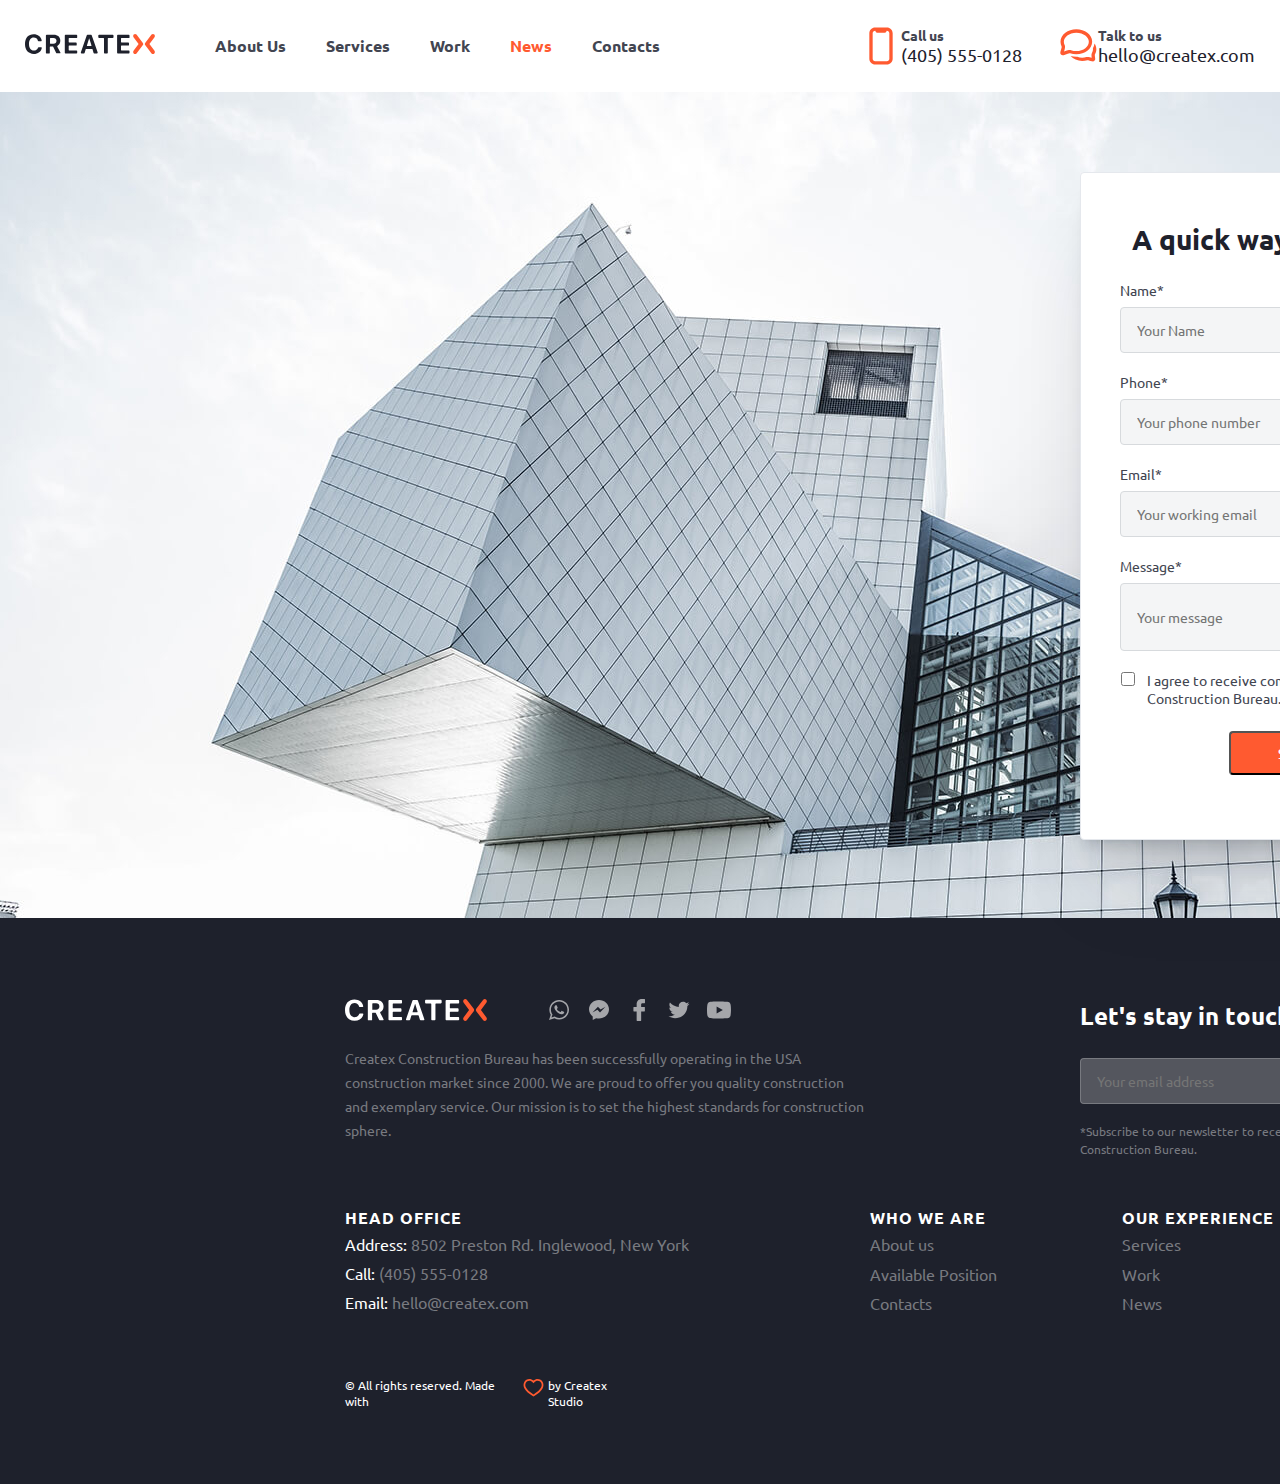
<file: News.html>
<!DOCTYPE html>
<html lang="en">
<head>
  <meta charset="UTF-8">
  <meta name="viewport" content="width=device-width, initial-scale=1.0">
  <link rel="preconnect" href="https://fonts.googleapis.com">
  <link rel="preconnect" href="https://fonts.gstatic.com" crossorigin>
  <link href="https://fonts.googleapis.com/css2?family=Ubuntu:ital,wght@0,300;0,400;0,500;0,700;1,300;1,400;1,500;1,700&display=swap" rel="stylesheet">
  <link rel="stylesheet" href="./styles/home.css">
  <link rel="stylesheet" href="./styles/news.css">
  <title>News</title>
</head>
<body>
  <nav class="navigation container">
    <div class="navigation_leftside">
      <a href="./index.html"><img src="./img/homelogo.svg" alt=""></a>
      <div class="navigationbar">
        <a href="./AbousUs.html">About Us</a>
        <a href="./Services.html">Services</a>
        <a href="./Work.html">Work</a>
        <a href="./News.html" class="currentpage">News</a>
        <a href="./Contacts.html">Contacts</a>
      </div>
    </div>
    <div class="navigation_rightside">
      <div class="navigation_phonebar">
        <img src="./img/iPhone.svg" alt="">
        <div>
          <p>Call us</p>
          <span>(405) 555-0128</span>
        </div>
      </div>

      <div class="navigation_chatbar">
        <img src="./img/Chat.svg" alt="">
        <div>
          <p>Talk to us</p>
          <span>hello@createx.com</span>
        </div>
      </div>
    </div>
  </nav>









  <footer class="footer">
    <div class="footer_div">
      <div class="footer_window">
        <h3>A quick way to discuss details</h3>
        <div class="footer_form">
          <div>
            <p>Name*</p>
            <input type="text" class="footer_form_input" placeholder="Your Name">
          </div>
          <div>
            <p>Phone*</p>
            <input type="text" class="footer_form_input" placeholder="Your phone number">
          </div>
          <div>
            <p>Email*</p>
            <input type="text" class="footer_form_input" placeholder="Your working email">
          </div>
          <div>
            <p>Message*</p>
            <input type="text" class="footer_form_input input_message" placeholder="Your message">
          </div>

        </div>
        <div class="footer_form_bottom_div">
          <input type="checkbox" name="" id="" class="footer_form_bottom_input">
          <span>I agree to receive communications from Createx Construction Bureau.</span>
        </div>
        <button class="footer_form_btn">send request</button>
      </div>
    </div>
  </footer>

  <footer class="footer_navigation">
    <section class="container">
      <div class="footer_nav_top">
        <div class="footer_nav_top_left">
          <div class="footer_logos">
            <img src="./img/footerlogocreatex.svg" alt="">
            <div class="footer_logos_left">
              <img src="./img/Whatsapp.svg" alt="">
              <img src="./img/Messanger.svg" alt="">
              <img src="./img/Facebook.svg" alt="">
              <img src="./img/Twitter.svg" alt="">
              <img src="./img/YouTube.svg" alt="">
            </div>
          </div>
          <p>Createx Construction Bureau has been successfully operating in the USA construction market since 2000. We are proud to offer you quality construction and exemplary service. Our mission is to set the highest standards for construction sphere.</p>
        </div>

        <div class="footer_nav_top_right">
          <h3>Let's stay in touch</h3>
          <div class="footer_nav_top_right_btnbar">
            <input type="text" name="" id="" placeholder="Your email address ">
            <button>subscribe</button>
          </div>
          <p>*Subscribe to our newsletter to receive communications and early updates from Createx Construction Bureau.</p>
        </div>
      </div>

      <div class="footer_nav_bottom">
        <div class="footer_nav_divs_refs">
          <div class="footer_nav_div footer_nav_div_left">
            <p class="footer_nav_bottom_div_header">HEAD OFFICE</p>
            <span class="text_with_text">Address:<p>8502 Preston Rd. Inglewood, New York</p></span>
            <span class="text_with_text">Call:<p>(405) 555-0128</p></span>
            <span class="text_with_text">Email:<p>hello@createx.com</p></span>
          </div>

          <div class="footer_nav_div">
            <p class="footer_nav_bottom_div_header">WHO WE ARE</p>
            <a href="./AbousUs.html">About us</a>
            <a href="#">Available Position</a>
            <a href="./Contacts.html">Contacts</a>
          </div>

          <div class="footer_nav_div">
            <p class="footer_nav_bottom_div_header">OUR EXPERIENCE</p>
            <a href="./Services.html">Services</a>
            <a href="./Work.html">Work</a>
            <a href="./News.html">News</a>
          </div>
        </div>



      </div>

      <div class="footer_bottom">
        <div class="footer_bottom_left">
          <p>© All rights reserved. Made with</p>
          <img src="./img/Heart.svg" alt="logo">
          <p>by Createx Studio </p>
        </div>



        <div class="footer_bottom_right">
          <p>Go to top</p>
          <a href="#top" class="footer_bottom_refwithlogo"  id="back-to-top" class="back-to-top" ><img src="./img/Up-chevron.png" alt=""></a>

          
        </div>

        
      </div>
    </section>
  </footer>
</body>
</html>
</file>
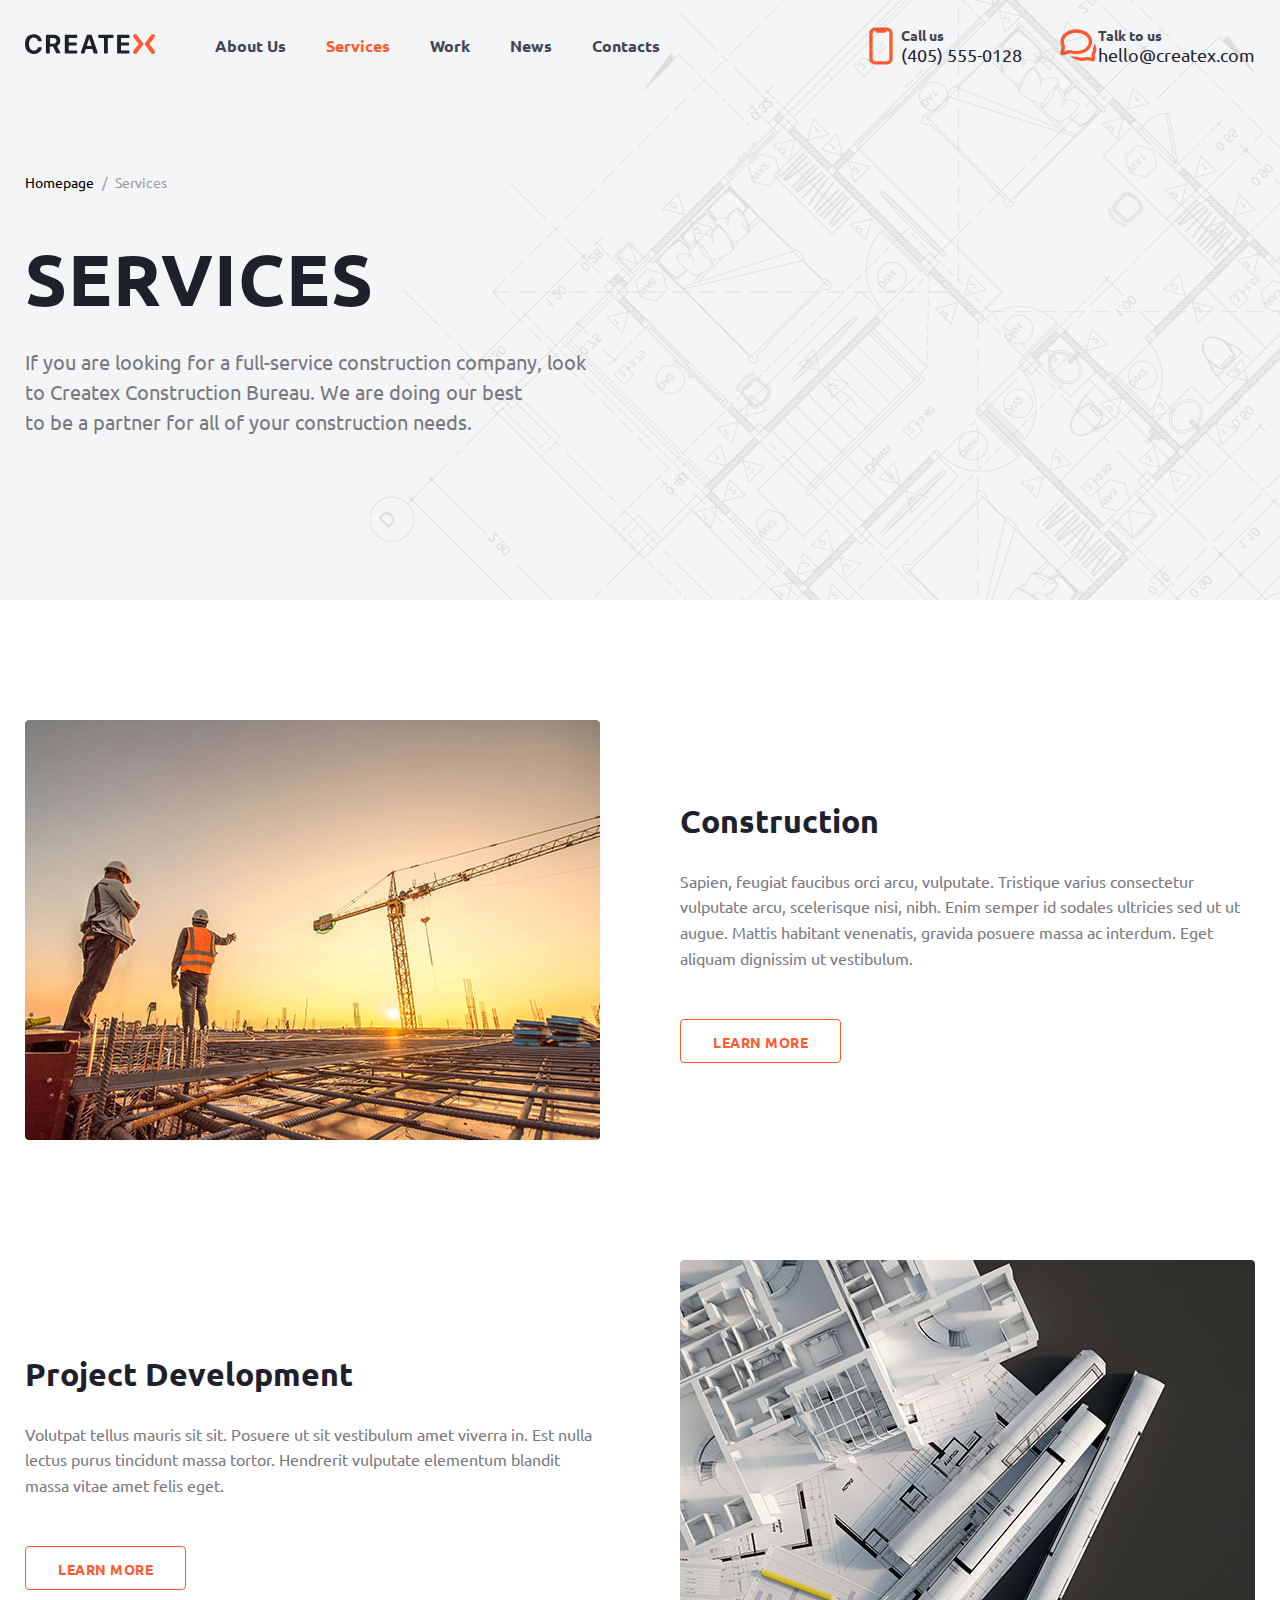
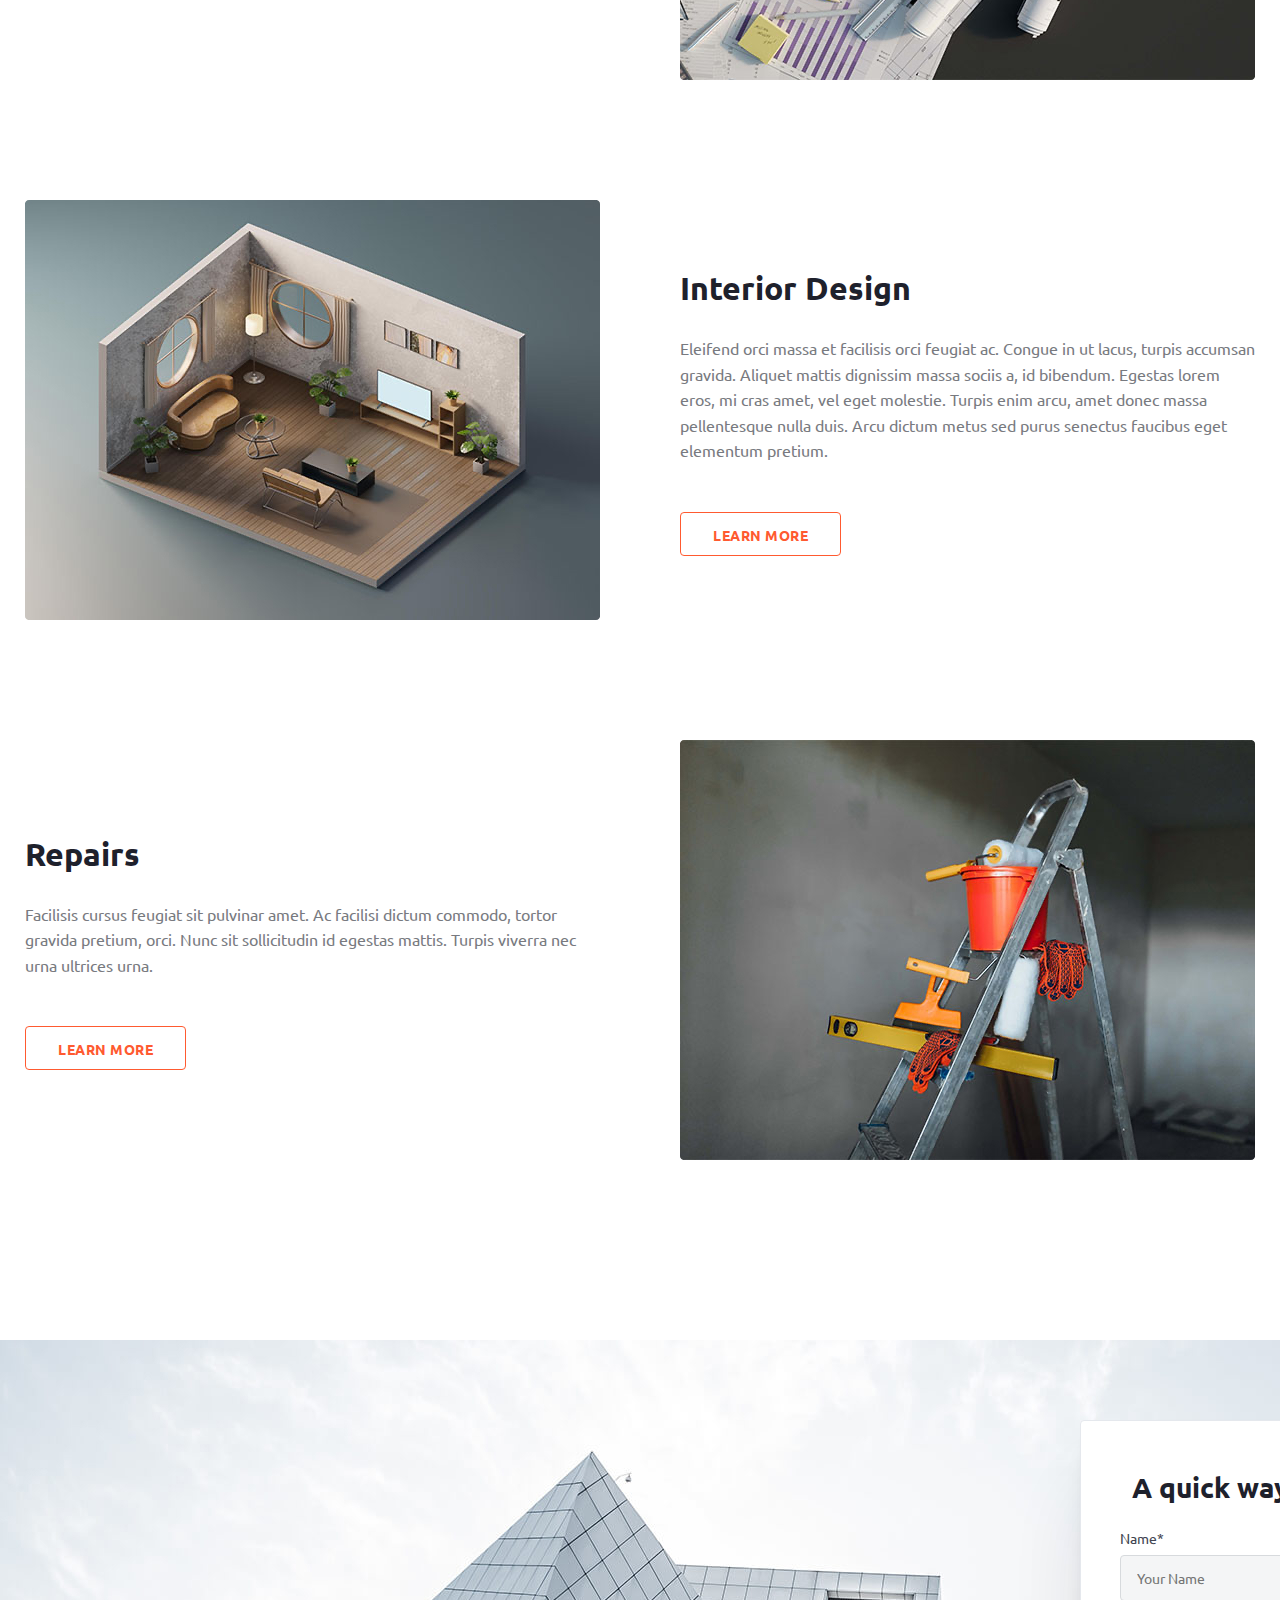
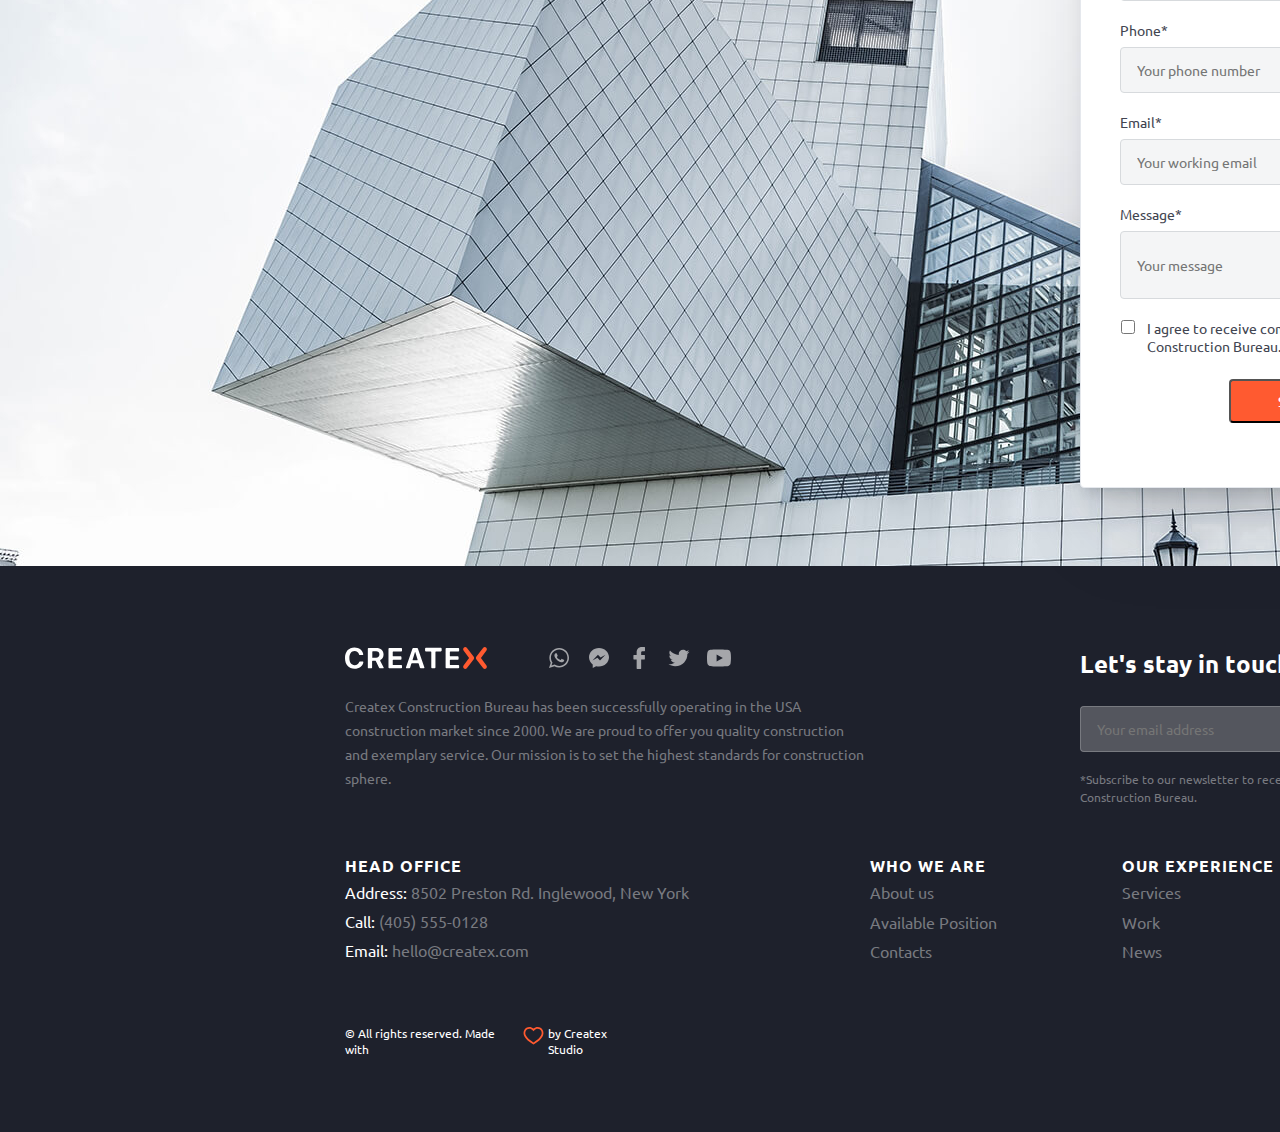
<file: Services.html>
<!DOCTYPE html>
<html lang="en">
<head>
  <meta charset="UTF-8">
  <meta name="viewport" content="width=device-width, initial-scale=1.0">
  <link rel="preconnect" href="https://fonts.googleapis.com">
  <link rel="preconnect" href="https://fonts.gstatic.com" crossorigin>
  <link href="https://fonts.googleapis.com/css2?family=Ubuntu:ital,wght@0,300;0,400;0,500;0,700;1,300;1,400;1,500;1,700&display=swap" rel="stylesheet">
  <link rel="stylesheet" href="./styles/home.css">
  <link rel="stylesheet" href="./styles/services.css">
  <title>Services</title>
</head>
<body>
  <div class="navigation-background">
    <div class="header-backgroup"></div>
    <nav class="navigation container">
      <div class="navigation_leftside">
        <a href="./index.html"><img src="./img/homelogo.svg" alt=""></a>
        <div class="navigationbar">
          <a href="./AbousUs.html">About Us</a>
          <a href="./Services.html" class="currentpage">Services</a>
          <a href="./Work.html">Work</a>
          <a href="./News.html">News</a>
          <a href="./Contacts.html">Contacts</a>
        </div>
      </div>
      <div class="navigation_rightside">
        <div class="navigation_phonebar">
          <img src="./img/iPhone.svg" alt="">
          <div>
            <p>Call us</p>
            <span>(405) 555-0128</span>
          </div>
        </div>

        <div class="navigation_chatbar">
          <img src="./img/Chat.svg" alt="">
          <div>
            <p>Talk to us</p>
            <span>hello@createx.com</span>
          </div>
        </div>
      </div>
    </nav>

    <main class="services_main_div">
      <div class="services_header container">
        <a href="./index.html" class="homepage">Homepage</a>
        <p class="header_refs">/</p>
        <a href="./Services.html" class="header_refs">Services</a>
      </div>
      <div class="container services_text">
        <h1>Services</h1>
        <p>If you are looking for a full-service construction company, look to Createx Construction Bureau. We are doing our best to be a partner for all of your construction needs.</p>
      </div>
    </main>
  </div>

  <section class="container section2">
    <img src="./img/services/services_img1.jpg" alt="">
    <div>
      <h3>Construction</h3>
      <p>Sapien, feugiat faucibus orci arcu, vulputate. Tristique varius consectetur vulputate arcu, scelerisque nisi, nibh. Enim semper id sodales ultricies sed ut ut augue. Mattis habitant venenatis, gravida posuere massa ac interdum. Eget aliquam dignissim ut vestibulum.</p>
      <button>Learn more</button>
    </div>
  </section>

  <section class="container section2">
    <div>
      <h3>Project Development</h3>
      <p>Volutpat tellus mauris sit sit. Posuere ut sit vestibulum amet viverra in. Est nulla lectus purus tincidunt massa tortor. Hendrerit vulputate elementum blandit massa vitae amet felis eget. </p>
      <button>Learn more</button>
    </div>
    <img src="./img/services/services_img2.jpg" alt="">
  </section>

  <section class="container section2">
    <img src="./img/services/services_img3.jpg" alt="">
    <div>
      <h3>Interior Design</h3>
      <p>Eleifend orci massa et facilisis orci feugiat ac. Congue in ut lacus, turpis accumsan gravida. Aliquet mattis dignissim massa sociis a, id bibendum. Egestas lorem eros, mi cras amet, vel eget molestie. Turpis enim arcu, amet donec massa pellentesque nulla duis. Arcu dictum metus sed purus senectus faucibus eget elementum pretium. </p>
      <button onclick="document.location='/CreatexConstruction/Servicesinteriordesign.html'">Learn more</button>
    </div>
  </section>

  <section class="container section2 bottom_part">
    <div>
      <h3>Repairs</h3>
      <p>Facilisis cursus feugiat sit pulvinar amet. Ac facilisi dictum commodo, tortor gravida pretium, orci. Nunc sit sollicitudin id egestas mattis. Turpis viverra nec urna ultrices urna. </p>
      <button>Learn more</button>
    </div>
    <img src="./img/services/services_img4.jpg" alt="">
  </section>

  <footer class="footer">
    <div class="footer_div">
      <div class="footer_window">
        <h3>A quick way to discuss details</h3>
        <div class="footer_form">
          <div>
            <p>Name*</p>
            <input type="text" class="footer_form_input" placeholder="Your Name">
          </div>
          <div>
            <p>Phone*</p>
            <input type="text" class="footer_form_input" placeholder="Your phone number">
          </div>
          <div>
            <p>Email*</p>
            <input type="text" class="footer_form_input" placeholder="Your working email">
          </div>
          <div>
            <p>Message*</p>
            <input type="text" class="footer_form_input input_message" placeholder="Your message">
          </div>

        </div>
        <div class="footer_form_bottom_div">
          <input type="checkbox" name="" id="" class="footer_form_bottom_input">
          <span>I agree to receive communications from Createx Construction Bureau.</span>
        </div>
        <button class="footer_form_btn">send request</button>
      </div>
    </div>
  </footer>

  <footer class="footer_navigation">
    <section class="container">
      <div class="footer_nav_top">
        <div class="footer_nav_top_left">
          <div class="footer_logos">
            <img src="./img/footerlogocreatex.svg" alt="">
            <div class="footer_logos_left">
              <img src="./img/Whatsapp.svg" alt="">
              <img src="./img/Messanger.svg" alt="">
              <img src="./img/Facebook.svg" alt="">
              <img src="./img/Twitter.svg" alt="">
              <img src="./img/YouTube.svg" alt="">
            </div>
          </div>
          <p>Createx Construction Bureau has been successfully operating in the USA construction market since 2000. We are proud to offer you quality construction and exemplary service. Our mission is to set the highest standards for construction sphere.</p>
        </div>

        <div class="footer_nav_top_right">
          <h3>Let's stay in touch</h3>
          <div class="footer_nav_top_right_btnbar">
            <input type="text" name="" id="" placeholder="Your email address ">
            <button>subscribe</button>
          </div>
          <p>*Subscribe to our newsletter to receive communications and early updates from Createx Construction Bureau.</p>
        </div>
      </div>

      <div class="footer_nav_bottom">
        <div class="footer_nav_divs_refs">
          <div class="footer_nav_div footer_nav_div_left">
            <p class="footer_nav_bottom_div_header">HEAD OFFICE</p>
            <span class="text_with_text">Address:<p>8502 Preston Rd. Inglewood, New York</p></span>
            <span class="text_with_text">Call:<p>(405) 555-0128</p></span>
            <span class="text_with_text">Email:<p>hello@createx.com</p></span>
          </div>

          <div class="footer_nav_div">
            <p class="footer_nav_bottom_div_header">WHO WE ARE</p>
            <a href="./AbousUs.html">About us</a>
            <a href="#">Available Position</a>
            <a href="./Contacts.html">Contacts</a>
          </div>

          <div class="footer_nav_div">
            <p class="footer_nav_bottom_div_header">OUR EXPERIENCE</p>
            <a href="./Services.html">Services</a>
            <a href="./Work.html">Work</a>
            <a href="./News.html">News</a>
          </div>
        </div>



      </div>

      <div class="footer_bottom">
        <div class="footer_bottom_left">
          <p>© All rights reserved. Made with</p>
          <img src="./img/Heart.svg" alt="logo">
          <p>by Createx Studio </p>
        </div>



        <div class="footer_bottom_right">
          <p>Go to top</p>
          <a href="#top" class="footer_bottom_refwithlogo"  id="back-to-top" class="back-to-top" ><img src="./img/Up-chevron.png" alt=""></a>

          
        </div>

        
      </div>
    </section>
  </footer>
</body>
</html>
</file>
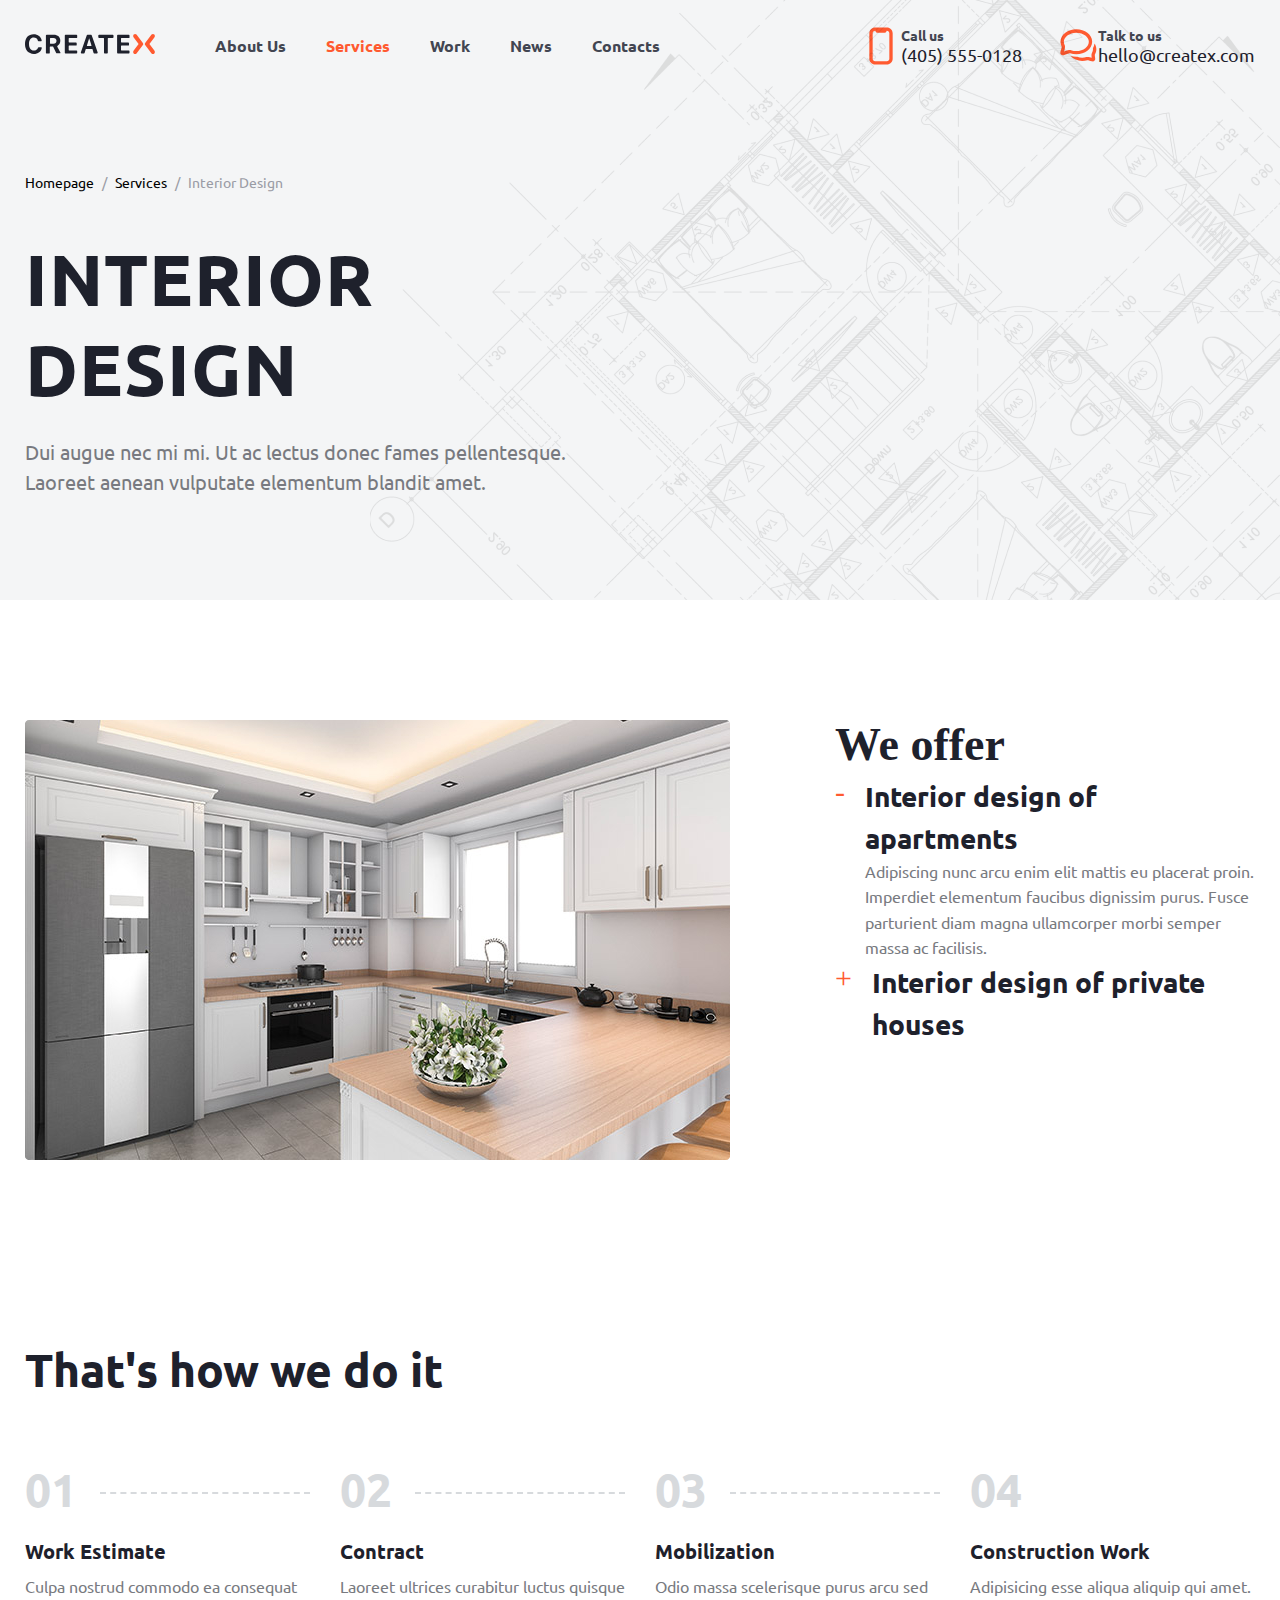
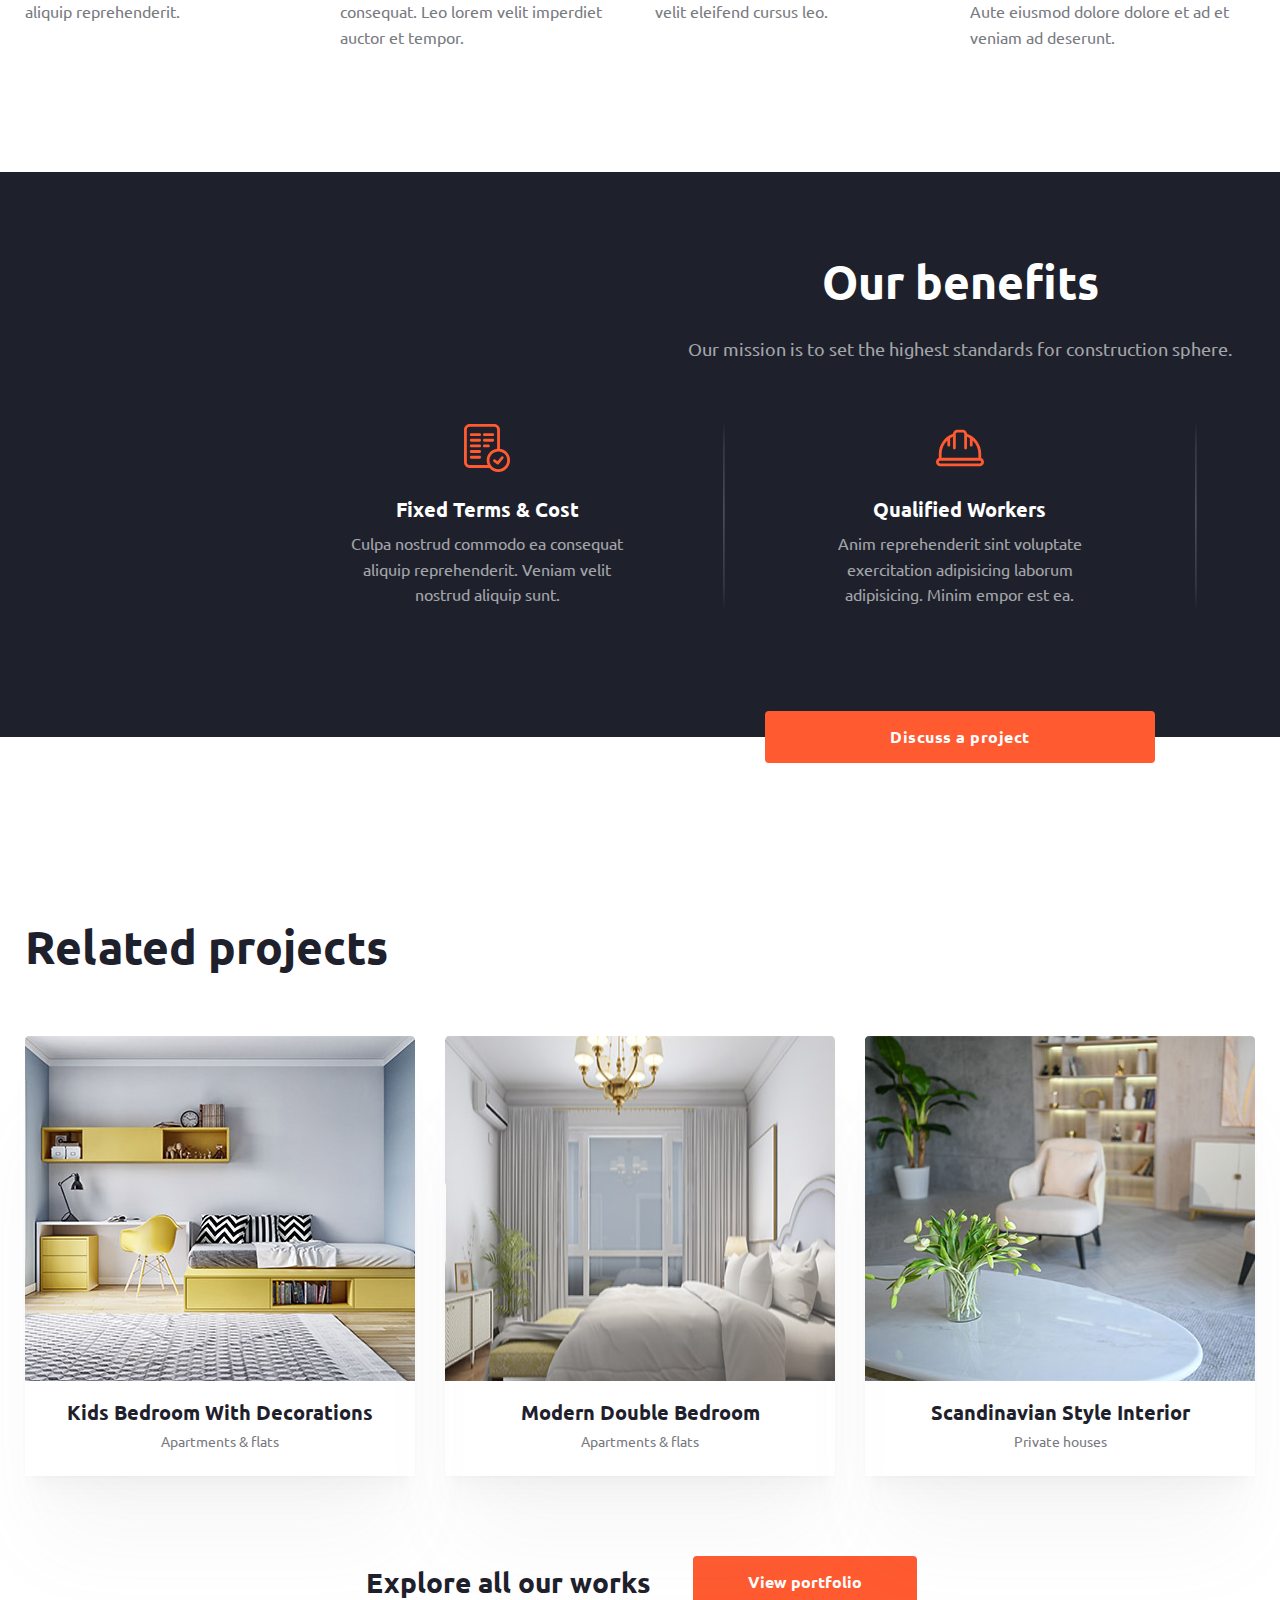
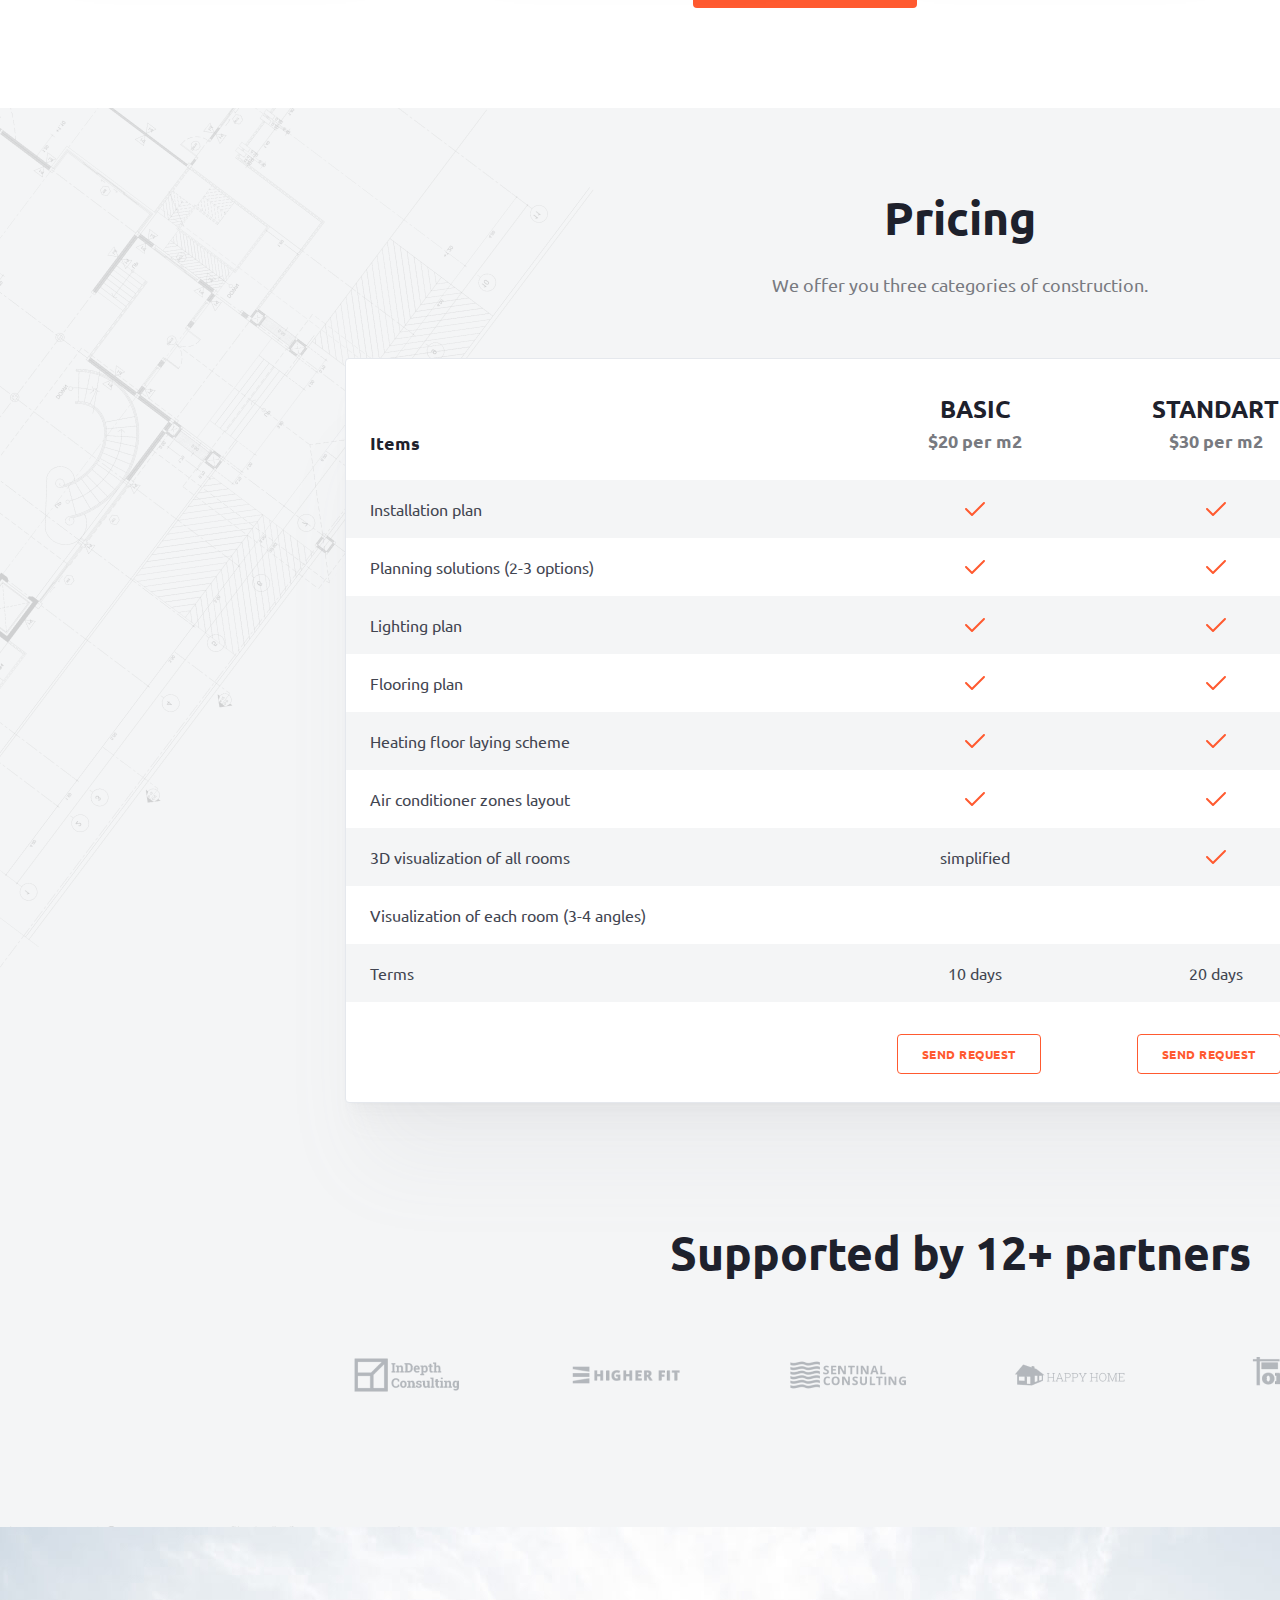
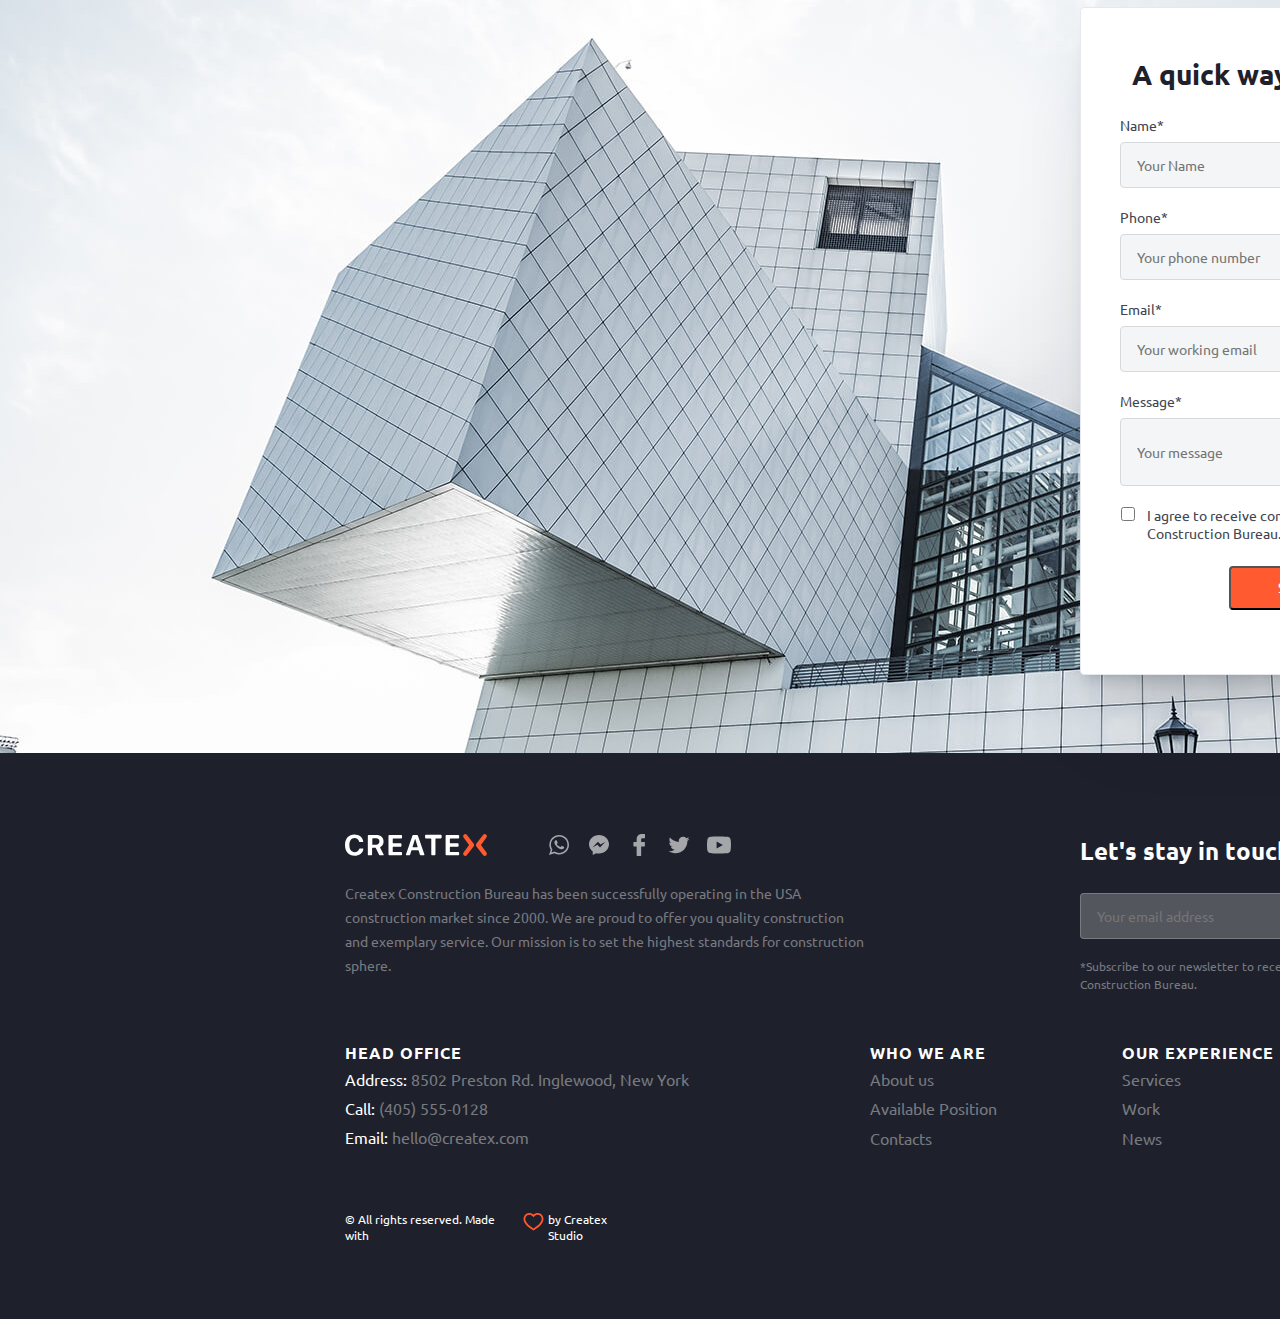
<file: Servicesinteriordesign.html>
<!DOCTYPE html>
<html lang="en">
<head>
  <meta charset="UTF-8">
  <meta name="viewport" content="width=device-width, initial-scale=1.0">
  <link rel="preconnect" href="https://fonts.googleapis.com">
  <link rel="preconnect" href="https://fonts.gstatic.com" crossorigin>
  <link href="https://fonts.googleapis.com/css2?family=Ubuntu:ital,wght@0,300;0,400;0,500;0,700;1,300;1,400;1,500;1,700&display=swap" rel="stylesheet">
  <link rel="stylesheet" href="./styles/home.css">
  <link rel="stylesheet" href="./styles/services.css">
  <title>Services - Interior Design</title>
</head>
<body>
  <div class="navigation-background">
    <div class="header-backgroup"></div>
    <nav class="navigation container">
      <div class="navigation_leftside">
        <a href="./index.html"><img src="./img/homelogo.svg" alt=""></a>
        <div class="navigationbar">
          <a href="./AbousUs.html">About Us</a>
          <a href="./Services.html" class="currentpage">Services</a>
          <a href="./Work.html">Work</a>
          <a href="./News.html">News</a>
          <a href="./Contacts.html">Contacts</a>
        </div>
      </div>
      <div class="navigation_rightside">
        <div class="navigation_phonebar">
          <img src="./img/iPhone.svg" alt="">
          <div>
            <p>Call us</p>
            <span>(405) 555-0128</span>
          </div>
        </div>

        <div class="navigation_chatbar">
          <img src="./img/Chat.svg" alt="">
          <div>
            <p>Talk to us</p>
            <span>hello@createx.com</span>
          </div>
        </div>
      </div>
    </nav>

    <main class="services_main_div">
      <div class="services_header container">
        <a href="./index.html" class="homepage">Homepage</a>
        <p class="header_refs">/</p>
        <a href="./Services.html" class="homepage">Services</a>
        <p class="header_refs">/</p>
        <a href="./Servicesinteriordesign.html" class="header_refs">Interior Design</a>
      </div>

      <div class="container services_text">
        <h1>INTERIOR <br>DESIGN</h1>
        <p>Dui augue nec mi mi. Ut ac lectus donec fames pellentesque. Laoreet aenean vulputate elementum blandit amet.</p>
      </div>
    </main>
  </div>


  <div class="container services_inter_design_section1">
    <img src="./img/services/services-interiordesign.jpg" alt="image">
    <div>
      <h3 class="interiordesign_text_title">We offer</h3>
      <div>
        <div class="interiordesign_div_text">
          <p class="interiordesign_submol">-</p>
          <div>
            <p class="interiordesign_text_title">Interior design of apartments</p>
            <p class="interiordesign_text_text">Adipiscing nunc arcu enim elit mattis eu placerat proin. Imperdiet elementum faucibus dignissim purus. Fusce parturient diam magna ullamcorper morbi semper massa ac facilisis.</p>
          </div>
        </div>

        <div class="interiordesign_div_text">
          <p class="interiordesign_submol">+</p>
          <p class="interiordesign_text_title">Interior design of private houses</p>
        </div>
      </div>
    </div>



  </div>

  <section class="container">
    <div class="services_inter_design_section2">That's how we do it</div>

    
    <div class="services_inter_design_footer">
      <div class="services_inter_design_footer_div">
        <div class="services_inter_design_titletext">
          <p class="services_inter_number">01</p>
          <p class="services_inter_line"></p>
        </div>
        <p class="services_inter_title">Work Estimate</p>
        <span class="services_inter_text">Culpa nostrud commodo ea consequat aliquip reprehenderit.</span>
        <div class="circle1"></div>
        <div class="circle2"></div>
      </div>
  
      <div class="services_inter_design_footer_div">
        <div class="services_inter_design_titletext">
          <p class="services_inter_number">02</p>
          <p class="services_inter_line"></p>
        </div>
        <p class="services_inter_title">Contract</p>
        <span class="services_inter_text">Laoreet ultrices curabitur luctus quisque consequat. Leo lorem velit imperdiet auctor et tempor.</span>
        <div class="circle1"></div>
        <div class="circle2"></div>
      </div>
  
      <div class="services_inter_design_footer_div">
        <div class="services_inter_design_titletext">
          <p class="services_inter_number">03</p>
          <p class="services_inter_line"></p>
        </div>
        <p class="services_inter_title">Mobilization </p>
        <span class="services_inter_text">Odio massa scelerisque purus arcu sed velit eleifend cursus leo.</span>
        <div class="circle1"></div>
        <div class="circle2"></div>
      </div>
  
      <div class="services_inter_design_footer_div">
        <div class="services_inter_design_titletext">
          <p class="services_inter_number">04</p>
          <p class=""></p>
        </div>
        <p class="services_inter_title">Construction Work</p>
        <span class="services_inter_text">Adipisicing esse aliqua aliquip qui amet. Aute eiusmod dolore dolore et ad et veniam ad deserunt.</span>
        <div class="circle1"></div>
        <div class="circle2"></div>
      </div>
    </div>
  </section>

  <section class="services_interior_design_section2">
    <div class="container">
      <div class="services_interior_design_section2_header">
        <h3>Our benefits</h3>
        <p>Our mission is to set the highest standards for construction sphere.</p>
      </div>

      <div class="services_interior_design_section2_card_div">
        <div class="services_interior_design_section2_card">
          <img src="./img/services/bottom_card1.svg" alt="">
          <h3>Fixed Terms & Cost</h3>
          <p>Culpa nostrud commodo ea consequat aliquip reprehenderit. Veniam velit nostrud aliquip sunt.</p>
        </div>

        <div class="border">

        </div>

        <div class="services_interior_design_section2_card">
          <img src="./img/services/bottom_card2.svg" alt="">
          <h3>Qualified Workers</h3>
          <p>Anim reprehenderit sint voluptate exercitation adipisicing laborum adipisicing. Minim empor est ea.</p>
        </div>

        <div class="border">

        </div>

        <div class="services_interior_design_section2_card">
          <img src="./img/services/bottom_card3.svg" alt="">
          <h3>Supervision & Control</h3>
          <p>Sit veniam aute dolore adipisicing nulla sit culpa. Minim mollit voluptate ullamco proident ea ad.</p>
        </div>
      </div>

      <button>Discuss a project</button>
    </div>
  </section>

  <section class="home_6th_section container">
    <div class="services_interior_design__section3">
      <h3>Related projects</h3>
    </div>

    <div class="home_6th_section_cardsdiv">

      <div class="home_6th_card1">
        <img src="./img/services/section3card1.jpg" alt="">
        <div class="home_6th_text_div">
          <h4>Kids Bedroom With Decorations</h4>
          <p>Apartments & flats</p>
          <button class="home_6th_hidden_btn">View Project</button>
        </div>
      </div>

      <div class="home_6th_card2">
        <img src="./img/services/section3card2.jpg" alt="">
        <div class="home_6th_text_div">
          <h4>Modern Double Bedroom</h4>
          <p>Apartments & flats</p>
          <button class="home_6th_hidden_btn">View Project</button>
        </div>
      </div>

      <div class="home_6th_card3">
        <img src="./img/services/section3card3.jpg" alt="">
        <div class="home_6th_text_div">
          <h4>Scandinavian Style Interior</h4>
          <p>Private houses</p>
          <button class="home_6th_hidden_btn">View Project</button>
        </div>
      </div>

    </div>

    <div class="home_6th_lowbuttons">
      <button class="home_6th_btn1">Explore all our works</button>
      <button class="home_6th_btn2">View portfolio</button>
    </div>


  </section>

  <section class="services_interior_design_section4">
    <div class="container">
      <h3 class="services_interior_design_section4_title">Pricing</h3>
      <p class="services_interior_design_section4_text">We offer you three categories of construction.</p>

      <section class="pricing_section container">
        <div class="pricing_section_header">
          <h3 class="pricing_section_col">Items</h3>
          <h3 class="pricing_section_col234">BASIC <br><p>$20 per m2</p></h3>
          <h3 class="pricing_section_col234">STANDART <br><p>$30 per m2</p></h3>
          <h3 class="pricing_section_col234">BUSINESS <br><p>$40 per m2</p></h3>
        </div>

        <div class="pricing_section_rows even_row">
          <p>Installation plan</p>
          <div class="tick_div">
            <img src="./img/services/Mark.svg" alt="">
          </div>
          <div class="tick_div">
            <img src="./img/services/Mark.svg" alt="">
          </div>
          <div class="tick_div">
            <img src="./img/services/Mark.svg" alt="">
          </div>
        </div>

        <div class="pricing_section_rows">
          <p>Planning solutions (2-3 options)</p>
          <div class="tick_div">
            <img src="./img/services/Mark.svg" alt="">
          </div>
          <div class="tick_div">
            <img src="./img/services/Mark.svg" alt="">
          </div>
          <div class="tick_div">
            <img src="./img/services/Mark.svg" alt="">
          </div>
        </div>

        <div class="pricing_section_rows even_row">
          <p>Lighting plan</p>
          <div class="tick_div">
            <img src="./img/services/Mark.svg" alt="">
          </div>
          <div class="tick_div">
            <img src="./img/services/Mark.svg" alt="">
          </div>
          <div class="tick_div">
            <img src="./img/services/Mark.svg" alt="">
          </div>
        </div>

        <div class="pricing_section_rows">
          <p>Flooring plan</p>
          <div class="tick_div">
            <img src="./img/services/Mark.svg" alt="">
          </div>
          <div class="tick_div">
            <img src="./img/services/Mark.svg" alt="">
          </div>
          <div class="tick_div">
            <img src="./img/services/Mark.svg" alt="">
          </div>
        </div>

        <div class="pricing_section_rows even_row">
          <p>Heating floor laying scheme</p>
          <div class="tick_div">
            <img src="./img/services/Mark.svg" alt="">
          </div>
          <div class="tick_div">
            <img src="./img/services/Mark.svg" alt="">
          </div>
          <div class="tick_div">
            <img src="./img/services/Mark.svg" alt="">
          </div>
        </div>

        <div class="pricing_section_rows">
          <p>Air conditioner zones layout</p>
          <div class="tick_div">
            <img src="./img/services/Mark.svg" alt="">
          </div>
          <div class="tick_div">
            <img src="./img/services/Mark.svg" alt="">
          </div>
          <div class="tick_div">
            <img src="./img/services/Mark.svg" alt="">
          </div>
        </div>

        <div class="pricing_section_rows even_row">
          <p>3D visualization of all rooms</p>
          <div class="tick_div">
            <span>simplified</span>
          </div>
          <div class="tick_div">
            <img src="./img/services/Mark.svg" alt="">
          </div>
          <div class="tick_div">
            <img src="./img/services/Mark.svg" alt="">
          </div>
        </div>

        <div class="pricing_section_rows">
          <p>Visualization of each room (3-4 angles)</p>
          <div class="tick_div">
          </div>
          <div class="tick_div">
          </div>
          <div class="tick_div">
            <img src="./img/services/Mark.svg" alt="">
          </div>
        </div>

        <div class="pricing_section_rows even_row">
          <p>Terms</p>
          <div class="tick_div">
            <span>10 days</span>
          </div>
          <div class="tick_div">
            <span>20 days</span>
          </div>
          <div class="tick_div">
            <span>30 days</span>
          </div>
        </div>

        <div class="pricing_section_rows_button">
          <p></p>
          <div class="pricing_section_div_button">
            <button class="pricing_section_button">send request</button>
          </div>
          <div class="pricing_section_div_button">
            <button class="pricing_section_button">send request</button>
          </div>
          <div class="pricing_section_div_button">
            <button class="pricing_section_button">send request</button>
          </div>
        </div>





      </section>

      <div class="logos_section">
        <h2 class="header">Supported by 12+ partners</h2>
        <div class="services_interior_design_bottom_logos">
          <img src="./img/client-logo1.png" alt="logo">
          <img src="./img/client-logo2.png" alt="logo">
          <img src="./img/client-logo3.png" alt="logo">
          <img src="./img/client-logo4.png" alt="logo">
          <img src="./img/client-logo5.png" alt="logo">
          <img src="./img/client-logo6.png" alt="logo">
        </div>
      </div>

    </div>
  </section>





      
  <footer class="footer">
    <div class="footer_div">
      <div class="footer_window">
        <h3>A quick way to discuss details</h3>
        <div class="footer_form">
          <div>
            <p>Name*</p>
            <input type="text" class="footer_form_input" placeholder="Your Name">
          </div>
          <div>
            <p>Phone*</p>
            <input type="text" class="footer_form_input" placeholder="Your phone number">
          </div>
          <div>
            <p>Email*</p>
            <input type="text" class="footer_form_input" placeholder="Your working email">
          </div>
          <div>
            <p>Message*</p>
            <input type="text" class="footer_form_input input_message" placeholder="Your message">
          </div>

        </div>
        <div class="footer_form_bottom_div">
          <input type="checkbox" name="" id="" class="footer_form_bottom_input">
          <span>I agree to receive communications from Createx Construction Bureau.</span>
        </div>
        <button class="footer_form_btn">send request</button>
      </div>
    </div>
  </footer>

  <footer class="footer_navigation">
    <section class="container">
      <div class="footer_nav_top">
        <div class="footer_nav_top_left">
          <div class="footer_logos">
            <img src="./img/footerlogocreatex.svg" alt="">
            <div class="footer_logos_left">
              <img src="./img/Whatsapp.svg" alt="">
              <img src="./img/Messanger.svg" alt="">
              <img src="./img/Facebook.svg" alt="">
              <img src="./img/Twitter.svg" alt="">
              <img src="./img/YouTube.svg" alt="">
            </div>
          </div>
          <p>Createx Construction Bureau has been successfully operating in the USA construction market since 2000. We are proud to offer you quality construction and exemplary service. Our mission is to set the highest standards for construction sphere.</p>
        </div>

        <div class="footer_nav_top_right">
          <h3>Let's stay in touch</h3>
          <div class="footer_nav_top_right_btnbar">
            <input type="text" name="" id="" placeholder="Your email address ">
            <button>subscribe</button>
          </div>
          <p>*Subscribe to our newsletter to receive communications and early updates from Createx Construction Bureau.</p>
        </div>
      </div>

      <div class="footer_nav_bottom">
        <div class="footer_nav_divs_refs">
          <div class="footer_nav_div footer_nav_div_left">
            <p class="footer_nav_bottom_div_header">HEAD OFFICE</p>
            <span class="text_with_text">Address:<p>8502 Preston Rd. Inglewood, New York</p></span>
            <span class="text_with_text">Call:<p>(405) 555-0128</p></span>
            <span class="text_with_text">Email:<p>hello@createx.com</p></span>
          </div>

          <div class="footer_nav_div">
            <p class="footer_nav_bottom_div_header">WHO WE ARE</p>
            <a href="./AbousUs.html">About us</a>
            <a href="#">Available Position</a>
            <a href="./Contacts.html">Contacts</a>
          </div>

          <div class="footer_nav_div">
            <p class="footer_nav_bottom_div_header">OUR EXPERIENCE</p>
            <a href="./Services.html">Services</a>
            <a href="./Work.html">Work</a>
            <a href="./News.html">News</a>
          </div>
        </div>



      </div>

      <div class="footer_bottom">
        <div class="footer_bottom_left">
          <p>© All rights reserved. Made with</p>
          <img src="./img/Heart.svg" alt="logo">
          <p>by Createx Studio </p>
        </div>



        <div class="footer_bottom_right">
          <p>Go to top</p>
          <a href="#top" class="footer_bottom_refwithlogo"  id="back-to-top" class="back-to-top" ><img src="./img/Up-chevron.png" alt=""></a>

          
        </div>

        
      </div>
    </section>
  </footer>

</body>
</html>
</file>
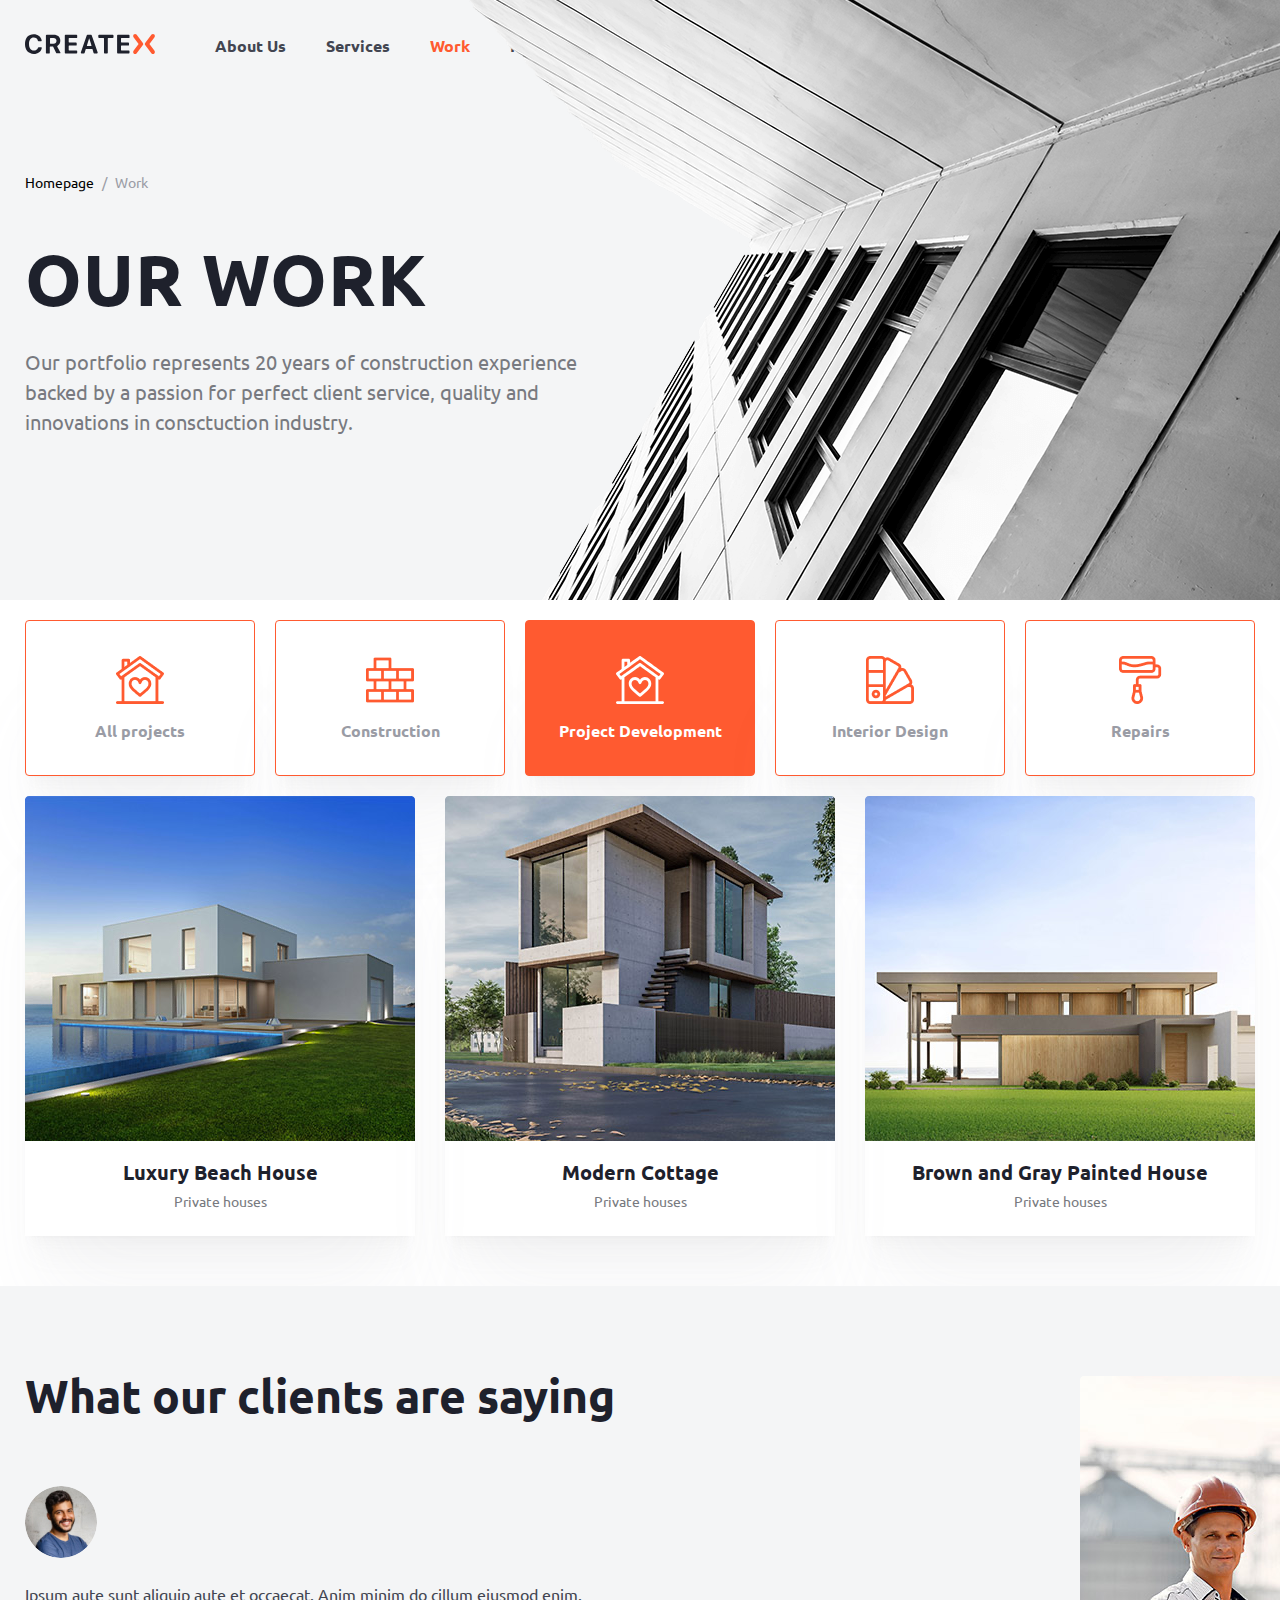
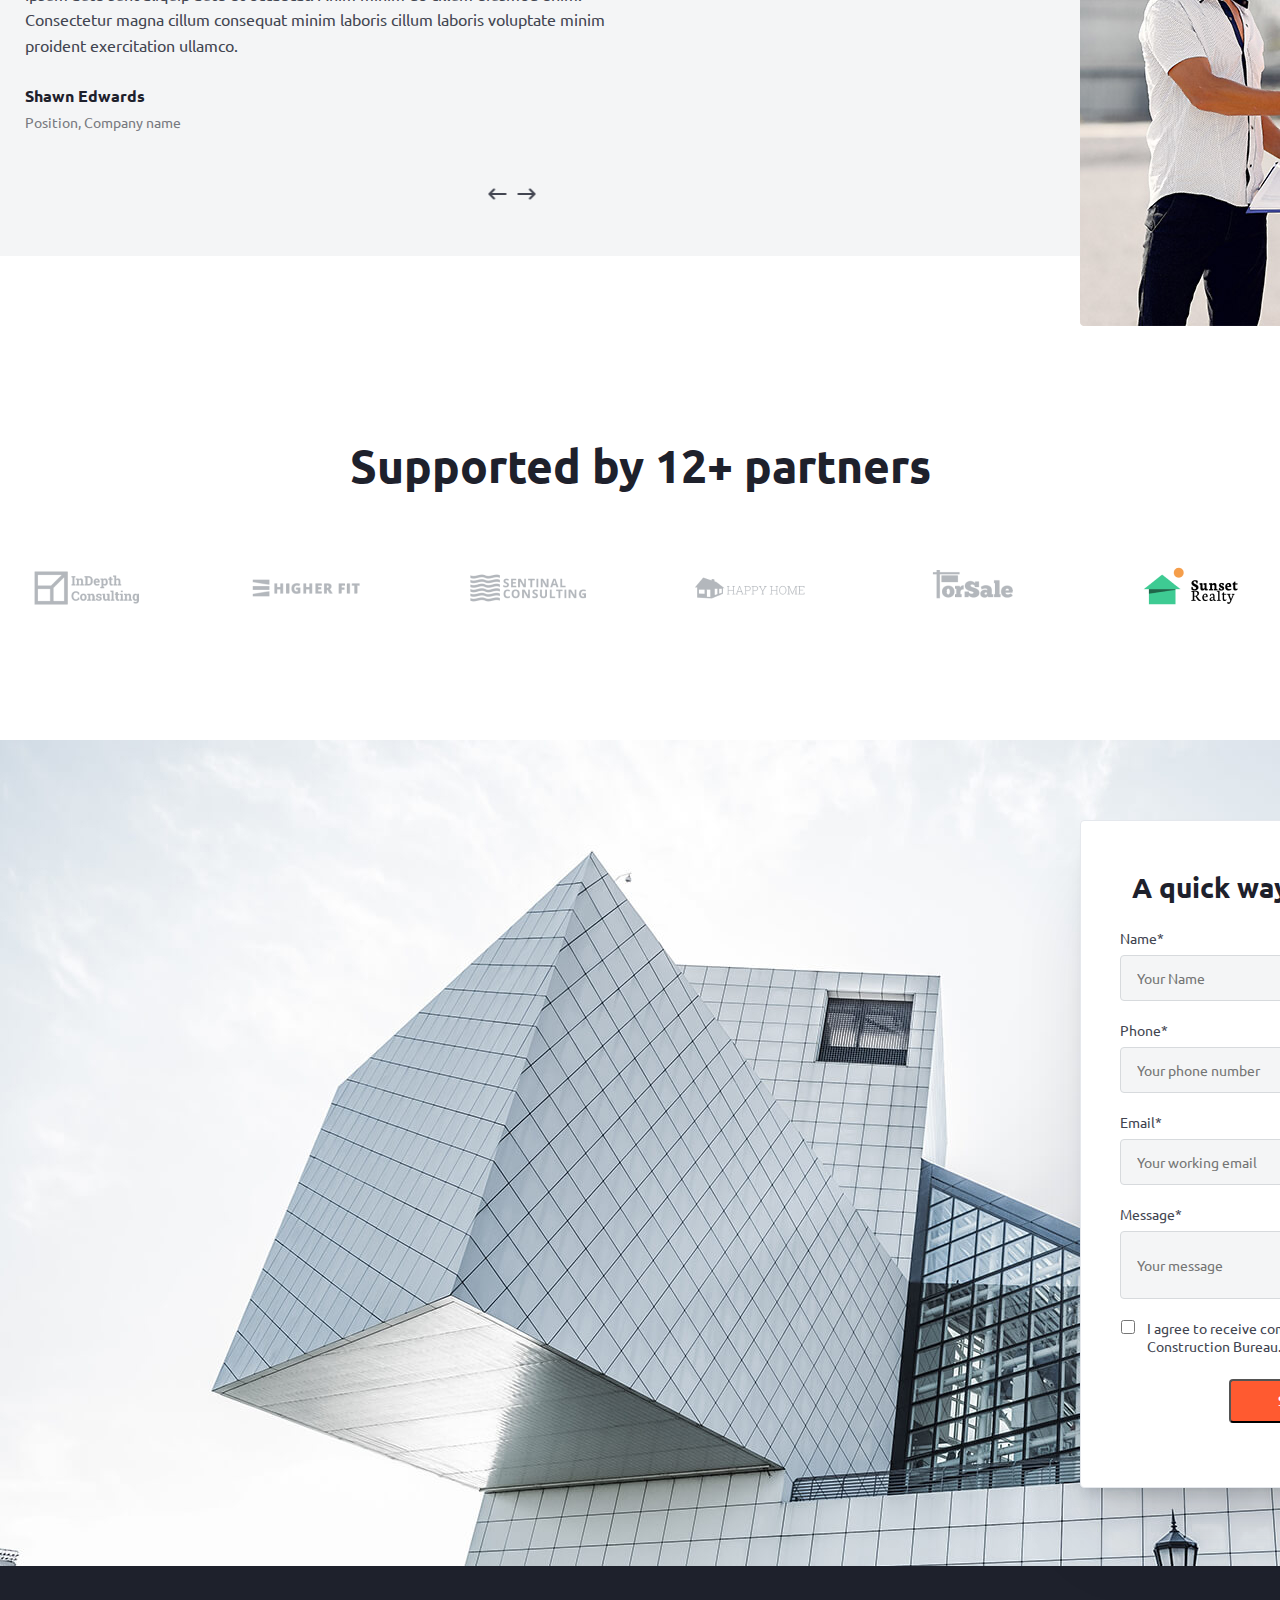
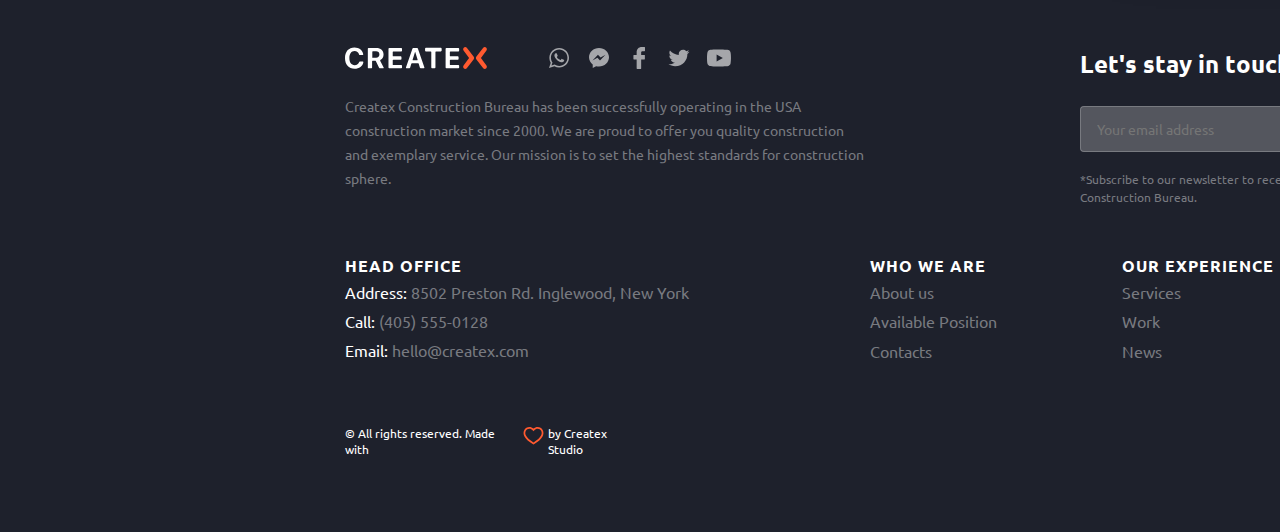
<file: Work.html>
<!DOCTYPE html>
<html lang="en">
<head>
  <meta charset="UTF-8">
  <meta name="viewport" content="width=device-width, initial-scale=1.0">
  <link rel="preconnect" href="https://fonts.googleapis.com">
  <link rel="preconnect" href="https://fonts.gstatic.com" crossorigin>
  <link href="https://fonts.googleapis.com/css2?family=Ubuntu:ital,wght@0,300;0,400;0,500;0,700;1,300;1,400;1,500;1,700&display=swap" rel="stylesheet">
  <link rel="stylesheet" href="./styles/home.css">
  <link rel="stylesheet" href="./styles/work.css">
  <title>Work</title>
</head>
<body>
  <div class="main_div">
    <div class="navigation-background">
      <div class="header-backgroup"></div>
      <nav class="navigation container">
        <div class="navigation_leftside">
          <a href="./index.html"><img src="./img/homelogo.svg" alt=""></a>
          <div class="navigationbar">
            <a href="./AbousUs.html">About Us</a>
            <a href="./Services.html">Services</a>
            <a href="./Work.html" class="currentpage">Work</a>
            <a href="./News.html">News</a>
            <a href="./Contacts.html">Contacts</a>
          </div>
        </div>
        <div class="navigation_rightside">
          <div class="navigation_phonebar">
            <img src="./img/iPhone.svg" alt="">
            <div>
              <p>Call us</p>
              <span>(405) 555-0128</span>
            </div>
          </div>

          <div class="navigation_chatbar">
            <img src="./img/Chat.svg" alt="">
            <div>
              <p>Talk to us</p>
              <span>hello@createx.com</span>
            </div>
          </div>
        </div>
      </nav>


      <main class="">
        <div class="work_header container">
          <a href="./index.html" class="homepage">Homepage</a>
          <p class="header_refs">/</p>
          <a href="./Work.html" class="header_refs">Work</a>
        </div>
        <div class="container work_text">
          <h1>our work</h1>
          <p>Our portfolio represents 20 years of construction experience backed by a passion for perfect client service, quality and innovations in consctuction industry.</p>
        </div>
      </main>
    </div>
  </div>

  <section class="work_section2">
    <div class="header_cards container">
      <input type="radio" name="work_header_card" id="card1" class="cards_checkbox">
      <input type="radio" name="work_header_card" id="card2" class="cards_checkbox">
      <input type="radio" name="work_header_card" id="card3" class="cards_checkbox" checked>
      <input type="radio" name="work_header_card" id="card4" class="cards_checkbox">
      <input type="radio" name="work_header_card" id="card5" class="cards_checkbox">
  
      <label for="card1" class="work_header_label1">
        <div class="header_card_div">
          <div class="header_cards_image img1"></div>
          <p class="header_cards_text">All projects</p>
        </div>
      </label>
  
      <label for="card2" class="work_header_label2">
        <div class="header_card_div">
          <div class="header_cards_image img2"></div>
          <p class="header_cards_text">Construction</p>
        </div>  
      </label>
  
      <label for="card3" class="work_header_label3">
        <div class="header_card_div">
          <div class="header_cards_image img3"></div>
          <p class="header_cards_text">Project Development</p>
        </div>  
      </label>
  
      <label for="card4" class="work_header_label4">
        <div class="header_card_div">
          <div class="header_cards_image img4"></div>
          <p class="header_cards_text">Interior Design</p>
        </div>  
      </label>
  
      <label for="card5" class="work_header_label5">
        <div class="header_card_div">
          <div class="header_cards_image img5"></div>
          <p class="header_cards_text">Repairs</p>
        </div>  
      </label>
  
      <div class="header_card_content inner_part_1">inner_part_1
      </div>

      <div class="header_card_content inner_part_2">
        <section class="inner_part_content">
          <div class="inner_part_content_card">
            <img src="./img/6th_section_img1.jpg" alt="">
            <div class="home_6th_text_div">
              <h4>Red Finger Building</h4>
              <p>Business Centers</p>
              <button class="inner_part_content_btn">View Project</button>
            </div>
          </div>
      
          <div class="inner_part_content_card">
            <img src="./img/6th_section_img2.jpg" alt="">
            <div class="home_6th_text_div">
              <h4>Cubes Building</h4>
              <p>Business Centers</p>
              <button class="inner_part_content_btn">View Project</button></div>
          </div>
      
          <div class="inner_part_content_card">
            <img src="./img/6th_section_img3.jpg" alt="">
            <div class="home_6th_text_div">
              <h4>The Pencil Building</h4>
              <p>Stores & Malls</p>
              <button class="inner_part_content_btn">View Project</button>
            </div>
          </div>
        </section>
      </div>
      
      <div class="header_card_content inner_part_3">
        <section class="inner_part_content">
          <div class="inner_part_content_card">
            <img src="./img/work/work_projects1.png" alt="">
            <div class="home_6th_text_div">
              <h4>Luxury Beach House</h4>
              <p>Private houses</p>
              <button class="inner_part_content_btn">View Project</button>
            </div>
          </div>
      
          <div class="inner_part_content_card">
            <img src="./img/work/work_projects2.png" alt="">
            <div class="home_6th_text_div">
              <h4>Modern Cottage</h4>
              <p>Private houses</p>
              <button class="inner_part_content_btn" onclick="document.location='./ModernCottage.html'">View Project</button></div>
          </div>
      
          <div class="inner_part_content_card">
            <img src="./img/work/work_projects3.png" alt="">
            <div class="home_6th_text_div">
              <h4>Brown and Gray Painted House</h4>
              <p>Private houses</p>
              <button class="inner_part_content_btn">View Project</button>
            </div>
          </div>
        </section>
      </div>

      <div class="header_card_content inner_part_4">
        <section class="inner_part_content">
          <div class="inner_part_content_card">
            <img src="./img/services/section3card1.jpg" alt="">
            <div class="home_6th_text_div">
              <h4>Kids Bedroom With Decorations</h4>
              <p>Apartments & flats</p>
              <button class="inner_part_content_btn">View Project</button>
            </div>
          </div>
      
          <div class="inner_part_content_card">
            <img src="./img/services/section3card2.jpg" alt="">
            <div class="home_6th_text_div">
              <h4>Modern Double Bedroom</h4>
              <p>Apartments & flats</p>
              <button class="inner_part_content_btn">View Project</button>
            </div>
          </div>
      
          <div class="inner_part_content_card">
            <img src="./img/services/section3card3.jpg" alt="">
            <div class="home_6th_text_div">
              <h4>Scandinavian Style Interior</h4>
              <p>Private houses</p>
              <button class="inner_part_content_btn">View Project</button>
            </div>
          </div>
        </section>
      </div>
      
      <div class="header_card_content inner_part_5">
      </div>
    </div>
  </section>

  <section class="section3_background">
    <div class="section3 container">
      <div>
        <h2 class="section3_title">What our clients are saying</h2>

        <input type="radio" name="feedback" id="feedback1" class="section3_input slide-radio1" checked>
        <input type="radio" name="feedback" id="feedback2" class="section3_input slide-radio1">
        <input type="radio" name="feedback" id="feedback3" class="section3_input slide-radio1">

      <div class="section3_sliders">
        <div class="prev_slide">
          <label for="feedback1" class="numb1"><img src="./img/work/prev-btn.png" alt=""></label>
          <label for="feedback2" class="numb2"><img src="./img/work/prev-btn.png" alt=""></label>
          <label for="feedback3" class="numb3"><img src="./img/work/prev-btn.png" alt=""></label>
        </div>
        <div class="next_slide">
          <label for="feedback1" class="numb1"><img src="./img/work/nextbtn.png" alt=""></label>
          <label for="feedback2" class="numb2"><img src="./img/work/nextbtn.png" alt=""></label>
          <label for="feedback3" class="numb3"><img src="./img/work/nextbtn.png" alt=""></label>
        </div>
      </div>

        <div class="feedback feedback1_div">
          <img src="./img/work/profile-image1.png" alt="image">
          <p>Ipsum aute sunt aliquip aute et occaecat. Anim minim do cillum eiusmod enim. Consectetur magna cillum consequat minim  laboris cillum laboris voluptate minim proident exercitation ullamco. </p>
          <h3>Shawn Edwards</h3>
          <span>Position, Company name</span>          
        </div>

        <div class="feedback feedback2_div">
          <img src="./img/work/profile-image2.jpeg" alt="image">
          <p>Lorem ipsum dolor sit amet consectetur adipisicing elit. Velit perspiciatis quis ipsa tempore, atque illo natus ea commodi! Voluptatum officiis et est asperiores tempore minus, mollitia perferendis nemo totam ullam.</p>
          <h3>Shawn Edwards</h3>
          <span>Position, Company name</span>    
        </div>

        <div class="feedback feedback3_div">
          <img src="./img/work/profile-image3.jpeg" alt="image">
          <p>Lorem ipsum dolor sit amet consectetur adipisicing elit. Praesentium et hic cupiditate amet sequi labore dicta! Atque provident in ab totam ducimus magnam temporibus autem..</p>
          <h3>Shawn Edwards</h3>
          <span>Position, Company name</span>    
        </div>
      </div>
      <img src="./img/work/section3_image.png" alt="" class="section3_mainimage">
    </div>
  </section>

  <section class="section4 container">
    <div class="logos_section">
      <h2 class="header">Supported by 12+ partners</h2>
      <div class="services_interior_design_bottom_logos">
        <img src="./img/client-logo1.png" alt="logo">
        <img src="./img/client-logo2.png" alt="logo">
        <img src="./img/client-logo3.png" alt="logo">
        <img src="./img/client-logo4.png" alt="logo">
        <img src="./img/client-logo5.png" alt="logo">
        <img src="./img/client-logo6.png" alt="logo">
      </div>
    </div>
  </section>

  <footer class="footer">
    <div class="footer_div">
      <div class="footer_window">
        <h3>A quick way to discuss details</h3>
        <div class="footer_form">
          <div>
            <p>Name*</p>
            <input type="text" class="footer_form_input" placeholder="Your Name">
          </div>
          <div>
            <p>Phone*</p>
            <input type="text" class="footer_form_input" placeholder="Your phone number">
          </div>
          <div>
            <p>Email*</p>
            <input type="text" class="footer_form_input" placeholder="Your working email">
          </div>
          <div>
            <p>Message*</p>
            <input type="text" class="footer_form_input input_message" placeholder="Your message">
          </div>

        </div>
        <div class="footer_form_bottom_div">
          <input type="checkbox" name="" id="" class="footer_form_bottom_input">
          <span>I agree to receive communications from Createx Construction Bureau.</span>
        </div>
        <button class="footer_form_btn">send request</button>
      </div>
    </div>
  </footer>

  <footer class="footer_navigation">
    <section class="container">
      <div class="footer_nav_top">
        <div class="footer_nav_top_left">
          <div class="footer_logos">
            <img src="./img/footerlogocreatex.svg" alt="">
            <div class="footer_logos_left">
              <img src="./img/Whatsapp.svg" alt="">
              <img src="./img/Messanger.svg" alt="">
              <img src="./img/Facebook.svg" alt="">
              <img src="./img/Twitter.svg" alt="">
              <img src="./img/YouTube.svg" alt="">
            </div>
          </div>
          <p>Createx Construction Bureau has been successfully operating in the USA construction market since 2000. We are proud to offer you quality construction and exemplary service. Our mission is to set the highest standards for construction sphere.</p>
        </div>

        <div class="footer_nav_top_right">
          <h3>Let's stay in touch</h3>
          <div class="footer_nav_top_right_btnbar">
            <input type="text" name="" id="" placeholder="Your email address ">
            <button>subscribe</button>
          </div>
          <p>*Subscribe to our newsletter to receive communications and early updates from Createx Construction Bureau.</p>
        </div>
      </div>

      <div class="footer_nav_bottom">
        <div class="footer_nav_divs_refs">
          <div class="footer_nav_div footer_nav_div_left">
            <p class="footer_nav_bottom_div_header">HEAD OFFICE</p>
            <span class="text_with_text">Address:<p>8502 Preston Rd. Inglewood, New York</p></span>
            <span class="text_with_text">Call:<p>(405) 555-0128</p></span>
            <span class="text_with_text">Email:<p>hello@createx.com</p></span>
          </div>

          <div class="footer_nav_div">
            <p class="footer_nav_bottom_div_header">WHO WE ARE</p>
            <a href="./AbousUs.html">About us</a>
            <a href="#">Available Position</a>
            <a href="./Contacts.html">Contacts</a>
          </div>

          <div class="footer_nav_div">
            <p class="footer_nav_bottom_div_header">OUR EXPERIENCE</p>
            <a href="./Services.html">Services</a>
            <a href="./Work.html">Work</a>
            <a href="./News.html">News</a>
          </div>
        </div>



      </div>

      <div class="footer_bottom">
        <div class="footer_bottom_left">
          <p>© All rights reserved. Made with</p>
          <img src="./img/Heart.svg" alt="logo">
          <p>by Createx Studio </p>
        </div>



        <div class="footer_bottom_right">
          <p>Go to top</p>
          <a href="#top" class="footer_bottom_refwithlogo"  id="back-to-top" class="back-to-top" ><img src="./img/Up-chevron.png" alt=""></a>

          
        </div>

        
      </div>
    </section>
  </footer>
</body>
</html>
</file>
<file: styles/home.css>
.ubuntu-light {
  font-family: "Ubuntu", sans-serif;
  font-weight: 300;
  font-style: normal;
}

.ubuntu-regular {
  font-family: "Ubuntu", sans-serif;
  font-weight: 400;
  font-style: normal;
}

.ubuntu-medium {
  font-family: "Ubuntu", sans-serif;
  font-weight: 500;
  font-style: normal;
}

.ubuntu-bold {
  font-family: "Ubuntu", sans-serif;
  font-weight: 700;
  font-style: normal;
}

*{
  margin: 0;
  padding: 0;
  text-decoration: none;
}

img {
  display: block;
  max-width: 100%;
}

.container {
  max-width: 1230px;
  margin: 0 auto;
}

body {
  max-width: 1920px;
}

.navigation{
  display: flex;
  flex-direction: row;
  align-items: center;
  margin-top: 20px;
  margin-bottom: 20px;
  justify-content: space-between;
  height: 52px;
}

.navigation_leftside{
  display: flex;
  flex-direction: row;
  gap: 60px;
}

.navigationbar{
  display: flex;
  flex-direction: row;
  justify-content: space-between;
  gap: 40px;
}

.navigationbar a{
  font-family: Ubuntu;
  font-size: 16px;
  font-weight: 700;
  line-height: 25.6px;
  color: #424551;
}

.navigation_rightside{
  display: flex;
  flex-direction: row;
  gap: 36px;
}

.navigation_rightside p{
  font-family: Ubuntu;
  font-size: 14px;
  font-weight: 700;
  text-align: left;
  color: #424551;
}

.navigation_rightside span{
  font-family: Ubuntu;
  font-size: 18px;
  font-weight: 400;
  color: #1E212C;
}

.navigation_phonebar{
  display: flex;
  align-items: center;
}

.navigation_chatbar{
  display: flex;
  align-items: center;
}

.home_main_top{
  background-image: url('../img/bg_image_home.jpg');
  width: 1920px;
  height: 988px;
}

#slide_1:checked ~ .inner_part .content_1,
#slide_2:checked ~ .inner_part .content_2,
#slide_3:checked ~ .inner_part .content_3{
  opacity: 1;
  margin-left: 0;
  z-index: 100;
  transition-delay: 0.3s;
}

.slider {
  position: absolute;
  bottom: 25px;
  left: 50%;
  transform: translateX(-50%);
  z-index: 1;
}

.slider .slide {
  position: relative;
  height: 10px;
  width: 50px;
  background: #d9d9d9;
  border-radius: 5px;
  display: inline-flex;
  margin: 0 3px;
  cursor: pointer;
}

.slider .slide:before {
  position: absolute;
  content: "";
  top: 0;
  left: 0;
  height: 100%;
  width: -100%;
  background: #000000;
  border-radius: 10px;
  transform: scaleX(0);
  transition: transform 0.6s;
  transform-origin: left;
}

#slide_1:checked ~ .slider .slide_1:before,
#slide_2:checked ~ .slider .slide_2:before,
#slide_3:checked ~ .slider .slide_3:before {
  transform: scaleX(1);
  width: 100%;
}

#slide_1:checked ~ .inner_part .content_1,
#slide_2:checked ~ .inner_part .content_2,
#slide_3:checked ~ .inner_part .content_3 {
  opacity: 1;
  margin-left: 0;
  z-index: 100;
  transition-delay: 0.3s;
}

.home_main_top{
  position: relative;
}

.home_main_top .inner_part {
  width: 600px;
  height: 600px;
  position: absolute;
  margin-top: 220px;
  margin-left: 340px;
}

.content {
  opacity: 0;
  transition: 0.6s;
}

.content .content_title{
  font-family: Ubuntu;
  font-size: 72px;
  font-weight: 700;
  line-height: 93.6px;
  letter-spacing: 1px;
  text-align: left;
  color: #FFFFFF;
  margin-bottom: 24px;
}

.contentX{
  font-family: Ubuntu;
  font-size: 72px;
  font-weight: 700;
  color: #FF5A30;
}

.content .content_text{
  font-family: Ubuntu;
  font-size: 20px;
  font-weight: 400;
  text-align: left;
  color: #FFFFFF;
  opacity: 0.7;
  margin-bottom: 61px;
}

.card input {
  display: none;
}

.content_buttons{
  display: flex;
  gap: 24px;
}

.content_btnleft{
  width: 278px;
  height: 52px;
  padding: 0px 40px 0px 40px;
  border-radius: 4px;
  border: 1px solid #FFFFFF;
  background: none;
  font-family: Ubuntu;
  font-size: 16px;
  font-weight: 700;
  line-height: 52px;
  letter-spacing: 0.5px;
  color: #FFFFFF;
}

.content_btnright{
  width: 224px;
  height: 52px;
  border-radius: 4px;
  background-color: #FF5A30;
  border: none;
  font-family: Ubuntu;
  font-size: 16px;
  font-weight: 700;
  color: white;
}

.home_videodiv{
  margin-top: 120px;
  margin-bottom: 180px;
  display: flex;
  flex-direction: column;
  text-align: center;
}

.home_videodiv h3{
  font-family: Ubuntu;
  font-size: 46px;
  font-weight: 700;
  color: #1E212C;
  margin-bottom: 24px;
}

.home_videodiv p{
  font-family: Ubuntu;
  font-size: 18px;
  font-weight: 400;
  color: #787A80;
  margin-bottom: 60px;
}

.blackoutvideo{
  background-color: #1e212c8c;
  width: 1230px;
  height: 500px;
}

.img{
  background-image: url('../img/videoimage.png');
  width: 1230px;
  height: 500px;
  position: relative;
}

.playbtn {
  position: absolute;
  top:50%;
  left:50%;
  transform:translate(-50%, -50%);
}

.mutebtn{
  position: absolute;
  left: 32px;
  bottom: 32px;
}

.home_corevalues_header{
  display: flex;
  flex-direction: column;
  text-align: center;
}

.home_corevalues_header h3{
  font-family: Ubuntu;
  font-size: 46px;
  font-weight: 700;
  text-align: center;
  color: #1E212C;
  padding-bottom: 24px;
}

.home_corevalues_header>p{
  font-family: Ubuntu;
  font-size: 18px;
  font-weight: 400;
  line-height: 27px;
  color: #787A80;
  padding-bottom: 60px;
}

.home_corevalues_cards_div{
  display: flex;
  flex-direction: row;
  align-items: center;
  justify-content: space-between;
  margin-bottom: 120px;
}

.home_corevalues_card{
  display: flex;
  flex-direction: column;
  justify-content: center;
  align-items: center;
  width: 285px;
  height: 188px;
}

.middlecard{
  padding-left: 94px;
  padding-right: 94px;
  border-top: none;
  border-bottom: none;
  border-left: 0.7px solid;
  border-right: 0.7px solid;
  border-image: linear-gradient(#DADBDD00 0% 10%, #DADBDD80 10% 30% , #DADBDD 50%, #DADBDD80 70% 90%, #DADBDD00 90% 100%) 1;
}

.home_corevalues_card img{
  padding-bottom: 24px;
}

.home_corevalues_card h4{
  padding-bottom: 8px;
  font-family: Ubuntu;
  font-size: 20px;
  font-weight: 700;
  color: #1E212C;
}

.home_corevalues_card p{
  font-family: Ubuntu;
  font-size: 16px;
  font-weight: 400;
  line-height: 25.6px;
  text-align: center;
  color: #787A80;
}

.home_main_4th{
  display: flex;
  flex-direction: column;
  justify-content: center;
  align-items: center;
  background-color: white;
}

.home_main_4th h3{
  font-family: Ubuntu;
  font-size: 28px;
  font-weight: 700;
  color: #1E212C;
  margin-top: 48px;
  margin-bottom: 32px;
}

.home_main_4th_cardsdiv{
  display: flex;
  flex-direction: row;
  gap: 24px;
  height: 73px;
  margin-bottom: 48px;
  margin-left: 60px;
  margin-right: 60px;
}

.home_main_4th_card p{
  font-family: Ubuntu;
  font-size: 14px;
  font-weight: 400;
  color: #424551;
  margin-bottom: 8px;
}

.home_main_4th_card input{
  font-family: Ubuntu;
  font-size: 14px;
  font-weight: 400;
  text-align: left;
  color: #9A9CA5;
  background: #F4F5F6;
  padding-left: 16px;
  width: 240px;
  height: 44px;
  border-radius: 4px;
  border: 1px solid #D7DADD;
  margin-bottom: 48px;
}

.massege_inp input{
  width: 414px;
}

.send_btn{
  font-family: Ubuntu;
  font-size: 14px;
  font-weight: 700;
  color: #FFFFFF;
  width: 104px;
  height: 44px;
  padding: 0px 32px 0px 32px;
  border-radius: 4px;
  border: none;
  background-color: #FF5A30;
  margin-top: 29px;
}

.empty{
  height: 200px;
  background-color: white;
}

.rrr{
  background: linear-gradient(white 0% 60%, #F4F5F6 60% 100%)
}

.div_5th{
  text-align: center;
  padding-top: 183px;
}

.home_5th_section{
  background-color: #F4F5F6;
  padding-bottom: 85px;
}

.div_5th .title{
  font-family: Ubuntu;
  font-size: 46px;
  font-weight: 700;
  text-align: center;
  color:#1E212C;
  margin-bottom: 24px;
}

.div_5th .text{
  font-family: Ubuntu;
  font-size: 18px;
  font-weight: 400;
  line-height: 27px;
  text-align: center;
  color: #787A80;
  margin-bottom: 60px;
}

.home_5th_cardsdiv{
  display: flex;
  flex-direction: row;
  gap: 30px ;
}

.home_5th_cardsdiv div{
  width: 285px;
  height: 285px;
  border-radius: 4px;
  border: 1px solid #E5E8ED;
  background-color: #FFFFFF;
  display: flex;
  justify-content: center;
  align-items: center;
  flex-direction: column;
  gap: 24px;
  box-shadow: 0px 4px 4px -4px #1E212C08, 0px 12px 10px -6px #9A9CA50A, 0px 30px 24px -10px #9A9CA50D, 0px 80px 80px -20px #9A9CA514;  
}

.home_5th_cardsdiv div p{ 
  font-family: Ubuntu;
  font-size: 20px;
  font-weight: 700;
  color: #1E212C;
}

.first_img{
  background: url('../img/ourservicelogo1.svg');
  width: 52px;
  height: 52px;
  background-repeat: no-repeat;
}

.second_img{
  background: url('../img/ourservicelogo2.svg');
  width: 52px;
  height: 52px;
  background-repeat: no-repeat;
}

.third_img{
  background: url('../img/ourservicelogo3.png');
  width: 52px;
  height: 52px;
  background-repeat: no-repeat;
}

.forth_img{
  background: url('../img/ourservicelogo4.svg');
  width: 52px;
  height: 52px;
  background-repeat: no-repeat;
}

.home_5th_cardsdiv{
  margin-bottom: 80px;
}

.home_5th_cardsdiv .third_card:hover p{
  color: white;
}

.home_5th_cardsdiv .third_card:hover{
  background-image: url('../img/ourserviceimage3hover.jpg');
}

.third_card:hover a{
  background: url('../img/ourservicelogo3hover.png');
}

.section_5th_btn_div{
  display: flex;
  justify-content: center;
  gap: 40px;
  align-items: center;
}

.section5th_btn1{
  font-family: Ubuntu;
  font-size: 28px;
  font-weight: 700;
  color: #1E212C;
  width: 405px;
  height: 42px;
  border: none;
  background: none;
}

.section5th_btn2{
  font-family: Ubuntu;
  font-size: 16px;
  font-weight: 700;
  color: #FFFFFF;
  width: 207px;
  height: 52px;
  border-radius: 4px;
  background-color: #FF5A30;
  border: none;
}

.home_6th_section{
  margin-top: 120px;
  margin-bottom: 120px;
}

.home_6th_section h3{
  font-family: Ubuntu;
  font-size: 46px;
  font-weight: 700;
  text-align: left;
  color: #1E212C;
}

.th_section_h3{
  max-width: 705px;
  margin-top: 120px;
  margin-bottom: 60px;
}

.home_6th_section_cardsdiv{
  display: flex;
  flex-direction: row;
  gap: 30px;
  margin-bottom: 80px;
}

.home_6th_section_cardsdiv img{
}

.home_6th_section_cardsdiv h4{
  font-family: Ubuntu;
  font-size: 20px;
  font-weight: 700;
  line-height: 30px;
  text-align: center;
  color: #1E212C;
}

.home_6th_section_cardsdiv p{
  margin-top: 4px;
  margin-bottom: 24px;
  font-family: Ubuntu;
  font-size: 14px;
  font-weight: 400;
  line-height: 21px;
  text-align: center;
  color: #787A80;
}

.home_6th_text_div{
  margin-top: 16px;
  margin-left: 20px;
  margin-right: 20px;
}

.home_6th_card1, .home_6th_card2, .home_6th_card3{
  display: flex;
  flex-direction: column;
  text-align: center;
  position: relative;
  box-shadow: 0px 4px 4px -4px #1E212C08, 0px 12px 10px -6px #9A9CA50A, 0px 30px 24px -10px #9A9CA50D, 0px 80px 80px -20px #9A9CA514;
}

.home_6th_card1 img{
  width: 390px;
  height: 345px;
}

.home_6th_card2 img{
  width: 390px;
  height: 345px;
}

.home_6th_card3 img{
  width: 390px;
  height: 345px;
}

.home_6th_hidden_btn{
  display: none;
  position: absolute;
  width: 172px;
  height: 44px;
  border-radius: 4px;
  border: 1px solid #FF5A30;
  background-color: white;
  font-family: Ubuntu;
  font-size: 14px;
  font-weight: 700;
  color: #FF5A30;
  left: 50%;
  transform: translateX(-50%);
}

.home_6th_card1:hover .home_6th_hidden_btn{
  display: block;
}

.home_6th_card2:hover .home_6th_hidden_btn{
  display: block;
}

.home_6th_card3:hover .home_6th_hidden_btn{
  display: block;
}

.home_6th_card2:hover img{
  width: 390px;
  height: 280px;
}

.home_6th_card3:hover img{
  width: 390px;
  height: 280px;
}

.home_6th_card1:hover img{
  width: 390px;
  height: 280px;
}

.home_6th_lowbuttons{
  display: flex;
  flex-direction: row;
  justify-content: center;
  align-items: center;
  gap: 40px;
}

.home_6th_btn1{
  font-family: Ubuntu;
  font-size: 28px;
  font-weight: 700;
  color: #1E212C;
  width: 290px;
  height: 42px;
  border: none;
  background-color: white;
}

.home_6th_btn2{
  font-family: Ubuntu;
  font-size: 16px;
  font-weight: 700;
  color: #FFFFFF;
  width: 224px;
  height: 52px;
  border-radius: 4px;
  background-color: #FF5A30;
  border: none;
}

.section7_background{
  background-color: #F4F5F6;
}

.home_7th_section{
  display: flex;
  flex-direction: column;
  text-align: center;
}

.home_7th_section .header{
  font-family: Ubuntu;
  font-size: 46px;
  font-weight: 700;
  line-height: 59.8px;
  text-align: center;
  color: #1E212C;
  margin-top: 80px;
  margin-bottom: 60px;
}

.home_7th_logos{
  display: flex;
  flex-direction: row;
  justify-content: space-between;
  margin-bottom: 170px;
}

.home_7th_logos img:hover{
  filter: hue-rotate(180deg);
}

.home_7th_bottom{
  display: flex;
  flex-direction: row;
  gap: 135px;
}

.home_7th_leftside{
  display: flex;
  flex-direction: column;
  gap: 60px;
  text-align: left;
}

.home_7th_leftside h2{
  font-family: Ubuntu;
  font-size: 46px;
  font-weight: 700;
  color: #1E212C;
}

.home_7th_leftside_client_text img{
  margin-bottom: 24px;
}

.home_7th_leftside_client_text p{
  font-family: Ubuntu;
  font-size: 16px;
  font-weight: 400;
  color: #424551;
  margin-bottom: 24px;
}

.home_7th_leftside_client_text h3{
  font-family: Ubuntu;
  font-size: 16px;
  font-weight: 700;
  color: #1E212C;
  margin-bottom: 4px;
}

.home_7th_leftside_client_text span{
font-family: Ubuntu;
font-size: 14px;
font-weight: 400;
line-height: 21px;
text-align: left;
color: #787A80;
margin-bottom: 121px;
}

.home_7th_leftside_image{
  margin-bottom: -50px;
}

.home_8th{
}

.home_8th_title{
  font-family: Ubuntu;
  font-size: 46px;
  font-weight: 700;
  text-align: center;
  color: #1E212C;
  margin-top: 170px;
}

.home_8th_circles_div{
  display: flex;
  flex-direction: row;
  justify-content: center;
  gap: 48px;
  margin-top: 60px;
  margin-bottom: 180px;
}

.home_8th_circles_div p{
  margin-top: 20px;
  font-family: Ubuntu;
  font-size: 14px;
  font-weight: 400;
  text-align: center;
  color: #1E212C;
}

.home_8th_circle{
  display: flex;
  flex-direction: column;
  justify-content: center;
  align-items: center;
}

.home_8th .home_8th_bottom_header{
  font-family: Ubuntu;
  font-size: 46px;
  font-weight: 700;
  line-height: 59.8px;
  text-align: center;
  color: #1E212C;
  margin-bottom: 60px;
}

.home_8th_news_div{
  display: flex;
  flex-direction: row;
  gap: 30px;
  margin-bottom: 80px;
  box-sizing: border-box;
}

.home_8th_news_leftside{
  box-shadow: 0px 4px 4px -4px #1E212C08 ,0px 12px 10px -6px #9A9CA50A ,0px 30px 24px -10px #9A9CA50D, 0px 80px 80px -20px #9A9CA514;
  height: 540px;
}

.home_8th_news_rightside{
  max-height: 540px;
}

.home_8th_news_rightside>div{
  box-shadow: 0px 4px 4px -4px #1E212C08 ,0px 12px 10px -6px #9A9CA50A ,0px 30px 24px -10px #9A9CA50D, 0px 80px 80px -20px #9A9CA514;
}

.home_8th_news_rightside_div{
  margin-bottom: 30px;
}

.home_8th_news_commentdiv{
  display: flex;
  flex-direction: row;
}

.home_8th_news_textdiv{
  margin: 24px;
  max-width: 657px;
}

.home_8th_news_textdiv h3{
  font-family: Ubuntu;
  font-size: 20px;
  font-weight: 700;
  text-align: left;
  color: gray/900;
  margin-bottom: 12px;
}

.home_8th_news_textdiv span{
  font-family: Ubuntu;
  font-size: 16px;
  font-weight: 400;
  text-align: left;
  color: #424551;
}

.home_8th_news_commentdiv{
  margin-bottom: 16px;
}

.home_8th_news_commentdiv div{
  font-family: Ubuntu;
  font-size: 14px;
  font-weight: 400;
  text-align: left;
  color: #787A80;
}

.home_8th_news_comment_middlediv{
  border-left: 1px solid;
  border-right: 1px solid;
  padding-left: 12px;
  margin-left: 12px;
  padding-right: 12px;
  margin-right: 12px;
  border-image: linear-gradient(white 0% 20%, #787A80 20% 80%, white 80% 100%) 1;
}

.home_8th_news_rightside h3{
  font-family: Ubuntu;
  font-size: 20px;
  font-weight: 700;
  line-height: 30px;
  text-align: left;
  color: #1E212C;
  margin-bottom: 8px;
}

.home_8th_news_textdiv_rightside h3{
  margin-top: 16px;
}

.home_8th_news_textdiv_rightside{
  margin-left: 24px;
  margin-right: 24px;
}

.home_8th_news_textdiv_rightside .home_8th_news_commentdiv{
  padding-bottom: 24px;
}

.home_8th_news_text_chatdiv{
  display: flex;
  flex-direction: row;
  gap: 8px;
}

.home_8th_news_rightside_div:hover h3{
  color: #FF5A30;
}

.home_8th_news_leftside:hover h3{
  color: #FF5A30;
}

.home_8th .home_6th_lowbuttons{
  margin-bottom: 120px;
}

.footer{
  background-image: url('../img/footer.jpg');
  width: 1920px;
  height: 826px;
  position: relative;
}

.footer_div{
  position: relative;
}

.footer_window{
  width: 495px;
  height: 666px;
  border-radius: 4px;
  border: 1px solid #E5E8ED;
  background-color: #FFFFFF;
  box-shadow: 0px 4px 4px -4px #1E212C0D, 0px 12px 10px -6px #1E212C14, 0px 26px 24px -10px #1E212C1A, 0px 60px 80px -20px #1E212C29;
  position: absolute;
  top: 80px;
  left: 1080px;
  display: flex;
  flex-direction: column;
  align-items: center;
}

.footer_window h3{
  font-family: Ubuntu;
  font-size: 28px;
  font-weight: 700;
  text-align: center;
  color: #1E212C;
  margin-top: 48px;
}

input:focus{
  outline: 0;
  border: 1px solid #FF5A30;
  outline-offset: 0;
}

.footer_form{
  margin: 24px 40px 20px 40px;
  display: flex;
  flex-direction: column;
  gap: 20px;
}

.footer_form p{
  font-family: Ubuntu;
  font-size: 14px;
  font-weight: 400;
  text-align: left;
  color: #424551;
}

.footer_form div{
  display: flex;
  flex-direction: column;
  gap: 8px;
}

.footer_form_input{
  width: 399px;
  height: 44px;
  border-radius: 4px;
  border: 1px solid #D7DADD;
  background-color: #F4F5F6;
  font-family: Ubuntu;
  font-size: 14px;
  font-weight: 400;
  line-height: 21px;
  text-align: left;
  color: #9A9CA5;
  padding-left: 16px;
}

.input_message{
  width: 399px;
  height: 66px;
}

.footer_form_bottom_div{
  display: flex;
  flex-direction: row;
  gap: 12px;
  margin-left: 40px;
  margin-right: 40px;
  margin-bottom: 24px;
}

.footer_form_bottom_div span{
  font-family: Ubuntu;
  font-size: 14px;
  font-weight: 400;
  color: #424551;
}

.footer_form_bottom_div input{
  width: 16px;
  height: 16px;
  accent-color: #FF5A30;
}

.footer_form_btn{
  width: 200px;
  height: 44px;
  border-radius: 4px;
  background-color: #FF5A30;
  font-family: Ubuntu;
  font-size: 14px;
  font-weight: 500;
  text-align: center;
  color: #FFFFFF;
  text-transform: uppercase;
  padding-left: 32px;
  padding-right: 32px;
  margin-bottom: 48px;
}

.footer_navigation{
  background-color: #1E212C;
  width: 1920px;
  height: 566px;
}

.footer_nav_top_left{
  display: flex;
  flex-direction: column;
  gap: 24px;
}

.footer_nav_top_left p{
  width: 520px;
  height: 84px;
  font-family: Ubuntu;
  font-size: 14px;
  font-weight: 400;
  text-align: left;
  color: #787A80;
  line-height: 24px;
}

.footer_nav_top{
  display: flex;
  flex-direction: row;
  justify-content: space-between;
  padding-top: 80px;
  /* gap: 242px; */
}

.footer_logos{
  display: flex;
  flex-direction: row;
  gap: 60px;
}

.footer_logos_left{
  display: flex;
  flex-direction: row;
  gap: 16px;
}

.footer_nav_top_right{
  display: flex;
  flex-direction: column;
  width: 495px;
}

.footer_nav_top_right h3{
  font-family: Ubuntu;
  font-size: 24px;
  font-weight: 700;
  line-height: 36px;
  text-align: left;
  color: #FFFFFF;
  text-align: left;
  margin-bottom: 24px;
}

.footer_nav_top_right p{
  font-family: Ubuntu;
  font-size: 12px;
  font-weight: 400;
  line-height: 18px;
  color: #787A80;
}

.footer_nav_top_right_btnbar{
  display: flex;
  flex-direction: row;
  gap: 0;
  margin-bottom: 16px;
}

.footer_nav_top_right_btnbar button{
  width: 131px;
  height: 48px;
  border-radius: 0px 4px 4px 0px;
  border: 1px solid #FF5A30;
  background-color: #FF5A30;
  font-family: Ubuntu;
  font-size: 14px;
  font-weight: 700;
  text-align: center;
  color: #FFFFFF;
  text-transform: uppercase;
}

.footer_nav_top_right_btnbar input{
  font-family: Ubuntu;
  font-size: 14px;
  font-weight: 400;
  line-height: 21px;
  text-align: left;
  color: #787A80;
  height: 44px;
  border-radius: 4px 0px 0px 4px;
  padding-left: 16px;
  background-color:#787a8099;
  border-left: 1px solid #787A80;
  border-top: 1px solid #787A80;
  border-bottom: 1px solid #787A80;
  border-right: none;
}

.footer_nav_top_right input:focus{
  outline: 0;
  border: 1px solid #FF5A30;
  outline-offset: 0;
}

.footer_nav_bottom{
  margin-top: 49px;
}

.footer_nav_divs_refs{
  display: flex;
  flex-direction: row;
}

.footer_nav_div{
  display: flex;
  flex-direction: column;
  gap: 4px;
  margin-right: 125px;
}

.footer_nav_bottom_div_header{
  font-family: Ubuntu;
  font-size: 16px;
  font-weight: 700;
  letter-spacing: 1px;
  text-align: left;
  color: #FFFFFF;
  text-transform: uppercase;
}

.footer_nav_div a{
  font-family: Ubuntu;
  font-size: 16px;
  font-weight: 400;
  line-height: 25.6px;
  text-align: left;
  color: #787A80;
}

.footer_nav_div_left{
  width: 400px;
}

.footer_nav_div span{
  font-family: Ubuntu;
  font-size: 16px;
  font-weight: 400;
  color: #FFFFFF;
  line-height: 25px;
}

.footer_nav_div span>p{
  font-family: Ubuntu;
  font-size: 16px;
  font-weight: 400;
  color: #787A80;
}

.footer_nav_div .text_with_text{
  display: flex;
  flex-direction: row;
  gap: 4px;
}

.footer_bottom{
  display: flex;
  flex-direction: row;
  justify-content: space-between;
  margin-top: 60px;
  margin-bottom: 80px;
}

.footer_bottom_left{
  display: flex;
  flex-direction: row;
  gap: 4px;
}

.footer_bottom_left p{
  font-family: Ubuntu;
  font-size: 12px;
  font-weight: 400;
  color: #FFFFFF;
}

.footer_bottom_right{
  height: 21px;
  display: flex;
  flex-direction: row;
  align-items: end;
}

.footer_bottom_right p{
  text-transform: uppercase;
  font-family: Ubuntu;
  font-size: 14px;
  font-weight: 400;
  color: #FFFFFF;
  margin-right: 16px;
}

.footer_bottom_right a{
  width: 40px;
  height: 40px;
  background-color: #FF5A30;
  border-radius: 4px;
}

.footer_bottom_refwithlogo{
  display: flex;
  justify-content: center;
  align-items: center;
}

html{
  scroll-behavior: smooth;
}

.companyColor{
  color: #FF5A30;
}

.companyBgrColor{
  background-image: url('../img/ourserviceimage3hover.jpg');
}
</file>
<file: styles/services.css>
.navigationbar .currentpage{
  color: #FF5A30;
}

.navigation-background{
  background-color: #F4F5F6;
  position: relative;
}

.header-backgroup{
  position: absolute;
  background-image: url('../img/services/background_image.png');
  height: 600px;
  width: 910px;
  right: 0px;
  top: 0px;
  object-fit: cover;
  opacity: 0.5;
}

.navigation-background{
  height: 600px;
}

.navigation{
  padding-top: 20px;
  padding-bottom: 20px;
  margin-top: 0px;
  margin-bottom: 0px;
}

.services_header{
  display: flex;
  flex-direction: row;
  gap: 8px;
  padding-top: 80px;
}

.homepage{
  color: black;
  font-family: Ubuntu;
  font-size: 14px;
  font-weight: 400;
  line-height: 21px;
}

.header_refs{
  font-family: Ubuntu;
  font-size: 14px;
  font-weight: 400;
  line-height: 21px;
  color: #9A9CA5;
}

.services_text h1{
  font-family: Ubuntu;
  font-size: 72px;
  font-weight: 700;
  letter-spacing: 1px;
  color: #1E212C;
  text-transform: uppercase;
  margin-top: 40px;
  margin-bottom: 24px;
}

.services_text p{
  width: 600px;
  height: 90px;
  font-family: Ubuntu;
  font-size: 20px;
  font-weight: 400;
  color: #787A80;
  line-height: 30px;
}

.section2{
  display: flex;
  flex-direction: row;
  align-items: center;
  gap: 80px;
  margin-top: 120px;
}

.section2 h3{
  font-family: Ubuntu;
  font-size: 32px;
  font-weight: 700;
  line-height: 48px;
  text-align: left;
  color: #1E212C;
  margin-bottom: 24px;
}

.section2 p{
  font-family: Ubuntu;
  font-size: 16px;
  font-weight: 400;
  line-height: 25.6px;
  text-align: left;
  color: #787A80;
  margin-bottom: 48px;
}

.section2 button{
  box-sizing: border-box;
  height: 44px;
  padding: 0px 32px 0px 32px;
  border-radius: 4px;
  border: 1px solid #FF5A30;
  background: none;
  font-family: Ubuntu;
  font-size: 14px;
  font-weight: 700;
  line-height: 44px;
  letter-spacing: 0.5px;
  text-align: center;
  color: #FF5A30;
  text-transform: uppercase;
}

.bottom_part{
  margin-bottom: 180px;
}

.services_inter_design_section1 img{
  margin-top: 120px ;
}

.services_inter_design_section1{
  display: flex;
  flex-direction: row;
  align-items: center;
  gap: 105px;
}

.services_inter_design_section1 h3{
  font-family: Lato;
  font-size: 46px;
  font-weight: 900;
  line-height: 59.8px;
  text-align: left;
  color: #1E212C;
}

.interiordesign_div_text{
  display: flex;
  flex-direction: row;
  gap: 20px;
}

.interiordesign_text_title{
  font-family: Ubuntu;
  font-size: 28px;
  font-weight: 700;
  line-height: 42px;
  text-align: left;
  color: #1E212C;
}

.interiordesign_text_text{
  font-family: Ubuntu;
  font-size: 16px;
  font-weight: 400;
  line-height: 25.6px;
  text-align: left;
  color: #787A80;
}

.container .services_inter_design_section2{
  text-align: left;
}

.services_inter_design_section2{
  margin-top: 180px;
}

.interiordesign_submol {
  font-size: 30px;
  height: 100%;
  color: #FF5A30;
}

.services_inter_design_section2{
  font-family: Ubuntu;
  font-size: 46px;
  font-weight: 700;
  line-height: 59.8px;
  text-align: center;
  color: #1E212C;
}

.services_inter_design_footer{
  display: flex;
  flex-direction: row;
  gap: 30px;
  margin-top: 60px;
  margin-bottom: 120px;
}

.services_inter_design_footer_div{
  width: 285px;
  height: 192px;
  position: relative;
}

.services_inter_design_titletext{
  display: flex;
  flex-direction: row;
  gap: 23px;
  align-items: center;
}

.services_inter_number{
  font-family: Ubuntu;
  font-size: 46px;
  font-weight: 700;
  line-height: 59.8px;
  color: #D7DADD;
  margin-bottom: 16px;
}

.services_inter_line{
  width: 100%;
  height: 10px;
  border-top: 2px dashed #D7DADD;
}

.services_inter_title{
  font-family: Ubuntu;
  font-size: 20px;
  font-weight: 700;
  line-height: 30px;
  text-align: left;
  color: #1E212C;
  margin-bottom: 8px;
}

.services_inter_text{
  font-family: Ubuntu;
  font-size: 16px;
  font-weight: 400;
  line-height: 25.6px;
  text-align: left;
  color: #787A80;
}

.services_inter_design_footer_div:hover .services_inter_number{
  color: #FF5A30;
}

.circle1{
  background-image: url('../img/services/circle-1.png');
  background-repeat: no-repeat;
  position: absolute;
  width: 84px;
  height: 84px;
  top: -10px;
  left: -17px;
  display: none;
}

.circle2{
  background-image: url('../img/services/circle-1.png');
  background-repeat: no-repeat;
  position: absolute;
  width: 105px;
  height: 105px;
  top: -6px;
  left: -13px;
  opacity: 0.6;
  scale: 1.4;
  display: none;
}

.services_inter_design_footer_div:hover .circle1{
  display: block;
}


.services_inter_design_footer_div:hover .circle2{
  display: block;
}

.services_interior_design_section2{
  width: 1920px;
  height: 565px;
  background-color: #1E212C;
  position: relative;
}

.services_interior_design_section2_header{
  display: flex;
  flex-direction: column;
  justify-content: center;
  text-align: center;
  gap: 24px;
}

.services_interior_design_section2_header h3{
  font-family: Ubuntu;
  font-size: 46px;
  font-weight: 700;
  color: #FFFFFF;
  margin-top: 80px;
}

.services_interior_design_section2_header p{
  font-family: Ubuntu;
  font-size: 18px;
  font-weight: 400;
  line-height: 27px;
  text-align: center;
  color: #FFFFFF;
  opacity: 0.6;
  margin-bottom: 60px;
}

.services_interior_design_section2_card_div{
  display: flex;
  flex-direction: row;
  justify-content: space-between;
  align-items: center;
}

.services_interior_design_section2_card{
  display: flex;
  flex-direction: column;
  justify-content: center;
  align-items: center;
  width: 285px;
  height: 188px;
}

.services_interior_design_section2_card img{
  margin-bottom: 24px;
}

.services_interior_design_section2_card h3{
  font-family: Ubuntu;
  font-size: 20px;
  font-weight: 700;
  text-align: center;
  color: white;
  margin-bottom: 8px;
}

.services_interior_design_section2_card p{
  font-family: Ubuntu;
  font-size: 16px;
  font-weight: 400;
  line-height: 25.6px;
  text-align: center;
  color: white;
  opacity: 0.6;
}

.services_interior_design_section2_card_div .border{
  width: 188px;
  height: 100%;
  rotate: 90deg;
  border-top: 0.5px solid;
  opacity: 0.4;
  border-image: linear-gradient(270.01deg, rgba(218, 219, 221, 0) 0%, rgba(218, 219, 221, 0.5) 12.33%, #DADBDD 51.91%, rgba(218, 219, 221, 0.5) 87.85%, rgba(218, 219, 221, 0) 100%) 1;
}

.services_interior_design_section2 button{
  width: 390px;
  height: 52px;
  border-radius: 4px;
  border: none;
  background: #FF5A30;
  font-family: Ubuntu;
  font-size: 16px;
  font-weight: 700;
  letter-spacing: 0.5px;
  text-align: center;
  color:#FFFFFF;
  position: absolute;
  bottom: -26px;
  left: 50%;
  transform: translateX(-50%);
}

.services_interior_design__section3{
  margin-top: 180px;
  margin-bottom: 60px;
}

.home_6th_section{
  margin-bottom: 100px;
}

.services_interior_design_section4{
  background-image: url('../img/services/section4_background.png');
  width: 1920px;
}

.services_interior_design_section4_title{
  font-family: Ubuntu;
  font-size: 46px;
  font-weight: 700;
  text-align: center;
  color: #1E212C;
  padding-top: 80px;
}

.services_interior_design_section4_text{
  font-family: Ubuntu;
  font-size: 18px;
  font-weight: 400;
  line-height: 27px;
  text-align: center;
  color: #787A80;
  margin-top: 24px;
  margin-bottom: 60px;
}

.pricing_section{
  background-color: white;
  width: 1230px;
  height: 743px;
  border: 1px solid #E5E8ED;
  border-radius: 4px;
  box-shadow: 0px 4px 4px -4px #1E212C08 ,0px 12px 10px -6px #9A9CA50A, 0px 30px 24px -10px #9A9CA50D ,0px 80px 80px -20px #9A9CA514;
}

.pricing_section_header{
  display: flex;
  flex-direction: row;
  margin-left: 24px;
}

.pricing_section_rows{
  display: flex;
  flex-direction: row;
  align-items: center;
  text-align: center;
  padding-left: 24px;
  height: 58px;
}

.pricing_section_col{
  font-family: Ubuntu;
  font-size: 18px;
  font-weight: 700;
  line-height: 27px;
  text-align: left;
  color: #1E212C;
  width: 495px;
  margin-top: 70px;
  margin-bottom: 24px;
}

.pricing_section_col234{
  font-family: Ubuntu;
  font-size: 24px;
  font-weight: 700;
  line-height: 36px;
  text-align: center;
  color: #1E212C;
  width: 245px;
  height: 65px;
  margin-top: 32px;
}

.pricing_section_col234 p{
  font-family: Ubuntu;
  font-size: 18px;
  font-weight: 700;
  line-height: 27px;
  color: #787A80;
}

.pricing_section_rows p{
  width: 495px;
  font-family: Ubuntu;
  font-size: 16px;
  font-weight: 400;
  text-align: left;
  color: #424551;
}

.pricing_section_rows span{
  font-family: Ubuntu;
  font-size: 16px;
  font-weight: 400;
  text-align: center;
  color: #424551;
}

.tick_div{
  width: 245px;
  display: flex;
  align-items: center;
  justify-content: center;
}

.even_row{
  background-color: #F4F5F6;
}

.pricing_section_rows_button{
  display: flex;
  flex-direction: row;
  padding-top: 32px;
  padding-bottom: 32px;
  justify-content: center;
  text-align: center;
}

.pricing_section_rows_button p{
  width: 495px;
}

.pricing_section_button{
  height: 40px;
  padding: 0px 24px 0px 24px;
  border-radius: 4px;
  border: 1px solid #FF5A30;
  background: none;
  font-family: Ubuntu;
  font-size: 12px;
  font-weight: 700;
  line-height: 36px;
  letter-spacing: 0.5px;
  text-align: center;
  color: #FF5A30;
  text-transform: uppercase;
}

.pricing_section_div_button{
  width: 240px;
}

.logos_section .header{
  font-family: Ubuntu;
  font-size: 46px;
  font-weight: 700;
  line-height: 59.8px;
  text-align: center;
  color: #1E212C;
  margin-top: 120px;
  margin-bottom: 60px;
}

.services_interior_design_bottom_logos{
  display: flex;
  flex-direction: row;
  justify-content: space-between;
  padding-bottom: 120px;
}

.services_interior_design_bottom_logos img:hover{
  filter: hue-rotate(180deg);
}
</file>
<file: styles/aboutut.css>
.navigationbar .currentpage{
  color: #FF5A30;
}

.header-backgroup2{
  position: absolute;
  background-image: url('../img/aboutus/backgroundimg.png');
  background-repeat: no-repeat;
  height: 600px;
  width: 910px;
  right: -262px;
  top: 0px;
  object-fit: cover;
  opacity: 0.9;
}

.advantages_div{
  display: flex;
  flex-direction: row;
  justify-content: space-between;
  margin-top: 120px;
  margin-bottom: 120px;
}

.card>div{
  width: 260px;
  height: 110px;
}

.advantages_div .card{
  display: flex;
  flex-direction: column;
  justify-content: center;
  align-items: center;
  text-align: center;
  width: 260px;
  height: 180px;
}

.advantages_div .card img{
  top: 0px;
  margin-bottom: 20px;
}

.advantages_div .card h3{
  font-family: Ubuntu;
  font-size: 46px;
  font-weight: 700;
  text-align: center;
  color: #FF5A30;
  margin-bottom: 8px;
}

.advantages_div .card p{
  font-family: Ubuntu;
  font-size: 14px;
  font-weight: 400;
  line-height: 21px;
  text-align: center;
  color: #1E212C;
}

.advantages_div .card sup{
  font-family: Ubuntu;
  font-size: 24px;
  font-weight: 700;
  color: #FF5A30;
}

.advantages_CEO_feedback_card{
  width: 735px;
  height: 570px;
  border-radius: 4px;
  background-color: #FFFFFF;
  box-shadow: 0px 4px 4px -4px #1E212C08, 0px 12px 10px -6px #9A9CA50A, 0px 30px 24px -10px #9A9CA50D, 0px 80px 80px -20px #9A9CA514;
  position: absolute;
  top: 0px;
  right: 0px;
}

.advantages_CEO_feedback{
  position: relative;
  height: 700px;
  margin-bottom: 120px;
}

.advantages_CEO_feedback>img{
  position: absolute;
  bottom: 0px;
  left: 0px;
}

.text_div{
  display: flex;
  flex-direction: row;
  margin-top: 80px;
  margin-bottom: 60px;
  margin-left: 77px;
  margin-right: 105px;
}

.text_div p{
  width: 495px;
  height: 300px;  
}


.text_div::before{
  content: url('../img/aboutus/braces.svg');
  margin-right: 30px;
}

.text_div p{
  font-family: Ubuntu;
  font-size: 20px;
  font-weight: 700;
  line-height: 30px;
  text-align: left;
  color: #1E212C;
}

.signature_card{
  display: flex;
  flex-direction: row;
  justify-content: space-between;
  margin-right: 105px;
  margin-left: 135px;
}

.signature_card p{
  font-family: Ubuntu;
  font-size: 16px;
  font-weight: 700;
  line-height: 25.6px;
  text-align: left;
  color: #1E212C;
}

.signature_card span{
  font-family: Ubuntu;
  font-size: 14px;
  font-weight: 400;
  line-height: 21px;
  text-align: left;
  color: #787A80;
}

.corevalues_background{
  background-color: #F4F5F6;
}

.home_corevalues_header h3{
  margin-top: 80px;
}

.history_line{
  display: flex;
  flex-direction: row;
  gap: 20px;
}

.history_points{
  display: flex;
  flex-direction: column;
  gap: 20px;
  text-align: left;
}

.history_points label::before{
  content: url('../img/aboutus/ellipse.png');
  padding-right: 32px;
  margin-left: -29px;
  height: 42px;
}

.history_line_div{
  margin-bottom: 100px;
  width: 255px;
}

.history_line_div h3{
  font-family: Ubuntu;
  font-size: 46px;
  font-weight: 700;
  line-height: 59.8px;
  text-align: left;
  color: #1E212C;
  margin-bottom: 60px;
}

.history_points{
font-family: Ubuntu;
font-size: 28px;
font-weight: 700;
line-height: 42px;
text-align: left;
color: #9A9CA5;
}

#num1:checked ~ .history_line_div .history_points .num1,
#num2:checked ~ .history_line_div .history_points .num2,
#num3:checked ~ .history_line_div .history_points .num3,
#num4:checked ~ .history_line_div .history_points .num4,
#num5:checked ~ .history_line_div .history_points .num5,
#num6:checked ~ .history_line_div .history_points .num6,
#num7:checked ~ .history_line_div .history_points .num7,
#num8:checked ~ .history_line_div .history_points .num8,
#num9:checked ~ .history_line_div .history_points .num9{
  color: #FF5A30;
}

#num1:checked ~ .history_line_div .history_points .num1::before,
#num2:checked ~ .history_line_div .history_points .num2::before,
#num3:checked ~ .history_line_div .history_points .num3::before,
#num4:checked ~ .history_line_div .history_points .num4::before,
#num5:checked ~ .history_line_div .history_points .num5::before,
#num6:checked ~ .history_line_div .history_points .num6::before,
#num7:checked ~ .history_line_div .history_points .num7::before,
#num8:checked ~ .history_line_div .history_points .num8::before,
#num9:checked ~ .history_line_div .history_points .num9::before{
  content: url('../img/aboutus/ellipseorange.png');
}

.history_section input{
  display: none;
}

.history_section{
  display: flex;
  flex-direction: row;
  justify-content: space-between;
  align-items: center;
}

.history_line_content_div{
  position: relative;
  width: 822px;
}

.history_line_content_image{
  margin-bottom: 36px;
}

.history_line_content_div p{
  font-family: Ubuntu;
  font-size: 16px;
  font-weight: 400;
  line-height: 25.6px;
  text-align: left;
  color: #424551;
}

.history_line_content_label_div{
  display: flex;
  flex-direction: row;
  position: absolute;
  top: -50px;
  right: 15px;
  gap: 15px;
}

.history_line_content_label_div .prev_content label,
.history_line_content_label_div .next_content label
{
  display: none;
}

#num1:checked ~ .history_line_content_div .history_line_content_label_div .prev_content .prev_arrow_9,
#num1:checked ~ .history_line_content_div .history_line_content_label_div .next_content .next_arrow_2
{
  display: block;
}

#num2:checked ~ .history_line_content_div .history_line_content_label_div .prev_content .prev_arrow_1,
#num2:checked ~ .history_line_content_div .history_line_content_label_div .next_content .next_arrow_3
{
  display: block;
}

#num3:checked ~ .history_line_content_div .history_line_content_label_div .prev_content .prev_arrow_2,
#num3:checked ~ .history_line_content_div .history_line_content_label_div .next_content .next_arrow_4
{
  display: block;
}

#num4:checked ~ .history_line_content_div .history_line_content_label_div .prev_content .prev_arrow_3,
#num4:checked ~ .history_line_content_div .history_line_content_label_div .next_content .next_arrow_5
{
  display: block;
}

#num5:checked ~ .history_line_content_div .history_line_content_label_div .prev_content .prev_arrow_4,
#num5:checked ~ .history_line_content_div .history_line_content_label_div .next_content .next_arrow_6
{
  display: block;
}

#num6:checked ~ .history_line_content_div .history_line_content_label_div .prev_content .prev_arrow_5,
#num6:checked ~ .history_line_content_div .history_line_content_label_div .next_content .next_arrow_7
{
  display: block;
}

#num7:checked ~ .history_line_content_div .history_line_content_label_div .prev_content .prev_arrow_6,
#num7:checked ~ .history_line_content_div .history_line_content_label_div .next_content .next_arrow_8
{
  display: block;
}

#num8:checked ~ .history_line_content_div .history_line_content_label_div .prev_content .prev_arrow_7,
#num8:checked ~ .history_line_content_div .history_line_content_label_div .next_content .next_arrow_9
{
  display: block;
}

#num9:checked ~ .history_line_content_div .history_line_content_label_div .prev_content .prev_arrow_8,
#num9:checked ~ .history_line_content_div .history_line_content_label_div .next_content .next_arrow_1
{
  display: block;
}

.history_line_content_image{
  width: 810px;
  height: 450px;
  border-radius: 4px;
}

#num1:checked ~ .history_line_content_div .history_line_content_image{
  background-image: url('../img/aboutus/history_img1.jpg');
}

#num2:checked ~ .history_line_content_div .history_line_content_image{
  background-image: url('../img/work/moderncottageimg1.jpg');
}

#num3:checked ~ .history_line_content_div .history_line_content_image{
  background-image: url('../img/work/moderncottageimg2.svg');
}

#num4:checked ~ .history_line_content_div .history_line_content_image{
  background-image: url('../img/work/section3_image.jpg');
}

#num5:checked ~ .history_line_content_div .history_line_content_image{
  background-image: url('../img/ourserviceimage3hover.jpg');
}

#num6:checked ~ .history_line_content_div .history_line_content_image{
  background-image: url('../img/services/section3card1.jpg');
}

#num7:checked ~ .history_line_content_div .history_line_content_image{
  background-image: url('../img/services/section3card2.jpg');
}

#num8:checked ~ .history_line_content_div .history_line_content_image{
  background-image: url('../img/services/section3card3.jpg');
}

#num9:checked ~ .history_line_content_div .history_line_content_image{
  background-image: url('../img/services/services-interiordesign.jpg');
}

.services_interior_design_bottom_logos{
  display: flex;
  flex-direction: column;
  gap: 40px;
  margin-bottom: 180px;
  padding-bottom: 0px;
}

.services_interior_design_bottom_logos>div{
  display: flex;
  flex-direction: row;
  justify-content: space-between;
}

.logos_section .header{
  margin-bottom: 24px;
}

.logos_section .text{
  font-family: Ubuntu;
  font-size: 18px;
  font-weight: 400;
  line-height: 27px;
  text-align: center;
  color: #787A80;
  margin-bottom: 60px;
}

.ourteam{
  display: flex;
  flex-direction: column;
  align-items: center;
  text-align: center;
}

.ourteam .title{
  font-family: Ubuntu;
  font-size: 46px;
  font-weight: 700;
  line-height: 59.8px;
  text-align: center;
  color: #1E212C;
  margin-bottom: 24px;
}

.ourteam .text{
  font-family: Ubuntu;
  font-size: 18px;
  font-weight: 400;
  line-height: 27px;
  text-align: center;
  color: #787A80;
  margin-bottom: 60px;
}

.ourteam span{
  font-family: Ubuntu;
  font-size: 18px;
  font-weight: 400;
  line-height: 27px;
  text-align: center;
  color: #1E212C;
  margin-bottom: 80px;
}

.ourteam a{
  font-family: Ubuntu;
  font-size: 18px;
  font-weight: 400;
  line-height: 27px;
  text-align: center;
  color: #FF5A30;
}

.ourteam_card{
  width: 285px;
  height: 416px;
  position: relative;
}

.ourteam_card h4{
  font-family: Ubuntu;
  font-size: 20px;
  font-weight: 700;
  line-height: 30px;
  text-align: center;
  color: #424551;
  margin-top: 16px;
}

.ourteam_card p{
  font-family: Ubuntu;
  font-size: 16px;
  font-weight: 400;
  line-height: 25.6px;
  text-align: center;
  color: #787A80;
  margin-top: 4px;
}

.ourteam_card img{
  width: 285px;
  height: 340px;
  border-radius: 4px;
}

.ourteam_cards_div{
  display: flex;
  flex-direction: row;
  flex-wrap: wrap;
  gap: 30px;
  margin-bottom: 80px;
}

.hiddenbar img{
  width: 20px;
  height: 20px;
}

.hiddenbar{
  width: 285px;
  height: 60px;
  background-color: #FF5A30;
  opacity: 0.7;
  display: none;
  position: absolute;
  bottom: 76px;
}

.ourteam_card:hover .hiddenbar{
  display: flex;
  flex-direction: row;
  justify-content: center;
  align-items: center;
  gap: 12px;
}

.map_background{
  background-color: #F4F5F6;
  height: 883px;
}

.map_background h3{
  font-family: Ubuntu;
  font-size: 46px;
  font-weight: 700;
  line-height: 59.8px;
  text-align: center;
  color: #1E212C;
  padding-top: 80px;
  margin-bottom: 60px;
}

.map{
  background-image: url('../img/aboutus/map.png');
  width: 1230px;
  height: 563px;
  background-repeat: no-repeat;
  background-position: center;
  position: relative;
}

.map_canada{
  position: absolute;
  top: 113px;
  left: 165px;
}

.map_usa{
  position: absolute;
  top: 208px;
  left: 225px;
}

.map_germany{
  position: absolute;
  top: 157px;
  left: 602px;
}

.map_ukraine{
  position: absolute;
  top: 165px;
  left: 668px;
}

.map_china{
  position: absolute;
  top: 229px;
  left: 910px;
}

.map_australia{
  position: absolute;
  top: 419px;
  left: 1009px;
}
</file>
<file: styles/contacts.css>
.navigationbar .currentpage{
  color: #FF5A30;
}
</file>
<file: styles/work.css>
.navigationbar .currentpage{
  color: #FF5A30;
}

.navigation-background{
  background-color: #F4F5F6;
  position: relative;
}

.header-backgroup{
  position: absolute;
  background-image: url('../img/work/work_header_background.png');
  height: 600px;
  width: 910px;
  right: 0px;
  top: 0px;
  object-fit: cover;
}

.navigation-background{
  height: 600px;
}

.navigation{
  padding-top: 20px;
  padding-bottom: 20px;
  margin-top: 0px;
  margin-bottom: 0px;
}

.work_header{
  display: flex;
  flex-direction: row;
  gap: 8px;
  padding-top: 80px;
}

.homepage{
  color: black;
  font-family: Ubuntu;
  font-size: 14px;
  font-weight: 400;
  line-height: 21px;
}

.header_refs{
  font-family: Ubuntu;
  font-size: 14px;
  font-weight: 400;
  line-height: 21px;
  color: #9A9CA5;
}

.work_text h1{
  font-family: Ubuntu;
  font-size: 72px;
  font-weight: 700;
  letter-spacing: 1px;
  color: #1E212C;
  text-transform: uppercase;
  margin-top: 40px;
  margin-bottom: 24px;
  text-transform: uppercase;
}

.work_text p{
  width: 600px;
  height: 90px;
  font-family: Ubuntu;
  font-size: 20px;
  font-weight: 400;
  color: #787A80;
  line-height: 30px;
}

.main_div{
  position: relative;
}

.header_cards{
  margin-top: 20px;
  display: flex;
  flex-direction: row;
  flex-wrap: wrap;
  gap: 20px;
}

.header_card_div{
  width: 228px;
  height: 154px;
  display: flex;
  flex-direction: column;
  justify-content: center;
  align-items: center;
  gap: 16px;
  border-radius: 4px;
  box-shadow: 0px 4px 4px -4px #1E212C08, 0px 12px 10px -6px #9A9CA50A, 0px 30px 24px -10px #9A9CA50D, 0px 80px 80px -20px #9A9CA514;
  background-color: white;
  border: 0.5px solid #FF5A30;
}

.header_cards_image{
  background-repeat: no-repeat;
  width: 48px;
  height: 48px;
}

.img1{
  background-image: url('../img/work/ic-house.png'); 
}

.img2{
  background-image: url('../img/work/ic-construction.png');
}

.img3{
  background-image: url('../img/work/ic-plan.png');
}

.img4{
  background-image: url('../img/work/ic-pantone.png');
}

.img5{
  background-image: url('../img/work/ic-painting.png');
}

.header_cards_text{
  font-family: Ubuntu;
  font-size: 16px;
  font-weight: 700;
  text-align: center;
  color: #9A9CA5;
}

.cards_checkbox{
  display: none;
}

#card1:checked ~ .work_header_label1 .header_card_div{
  background-color: #FF5A30;
}
#card1:checked ~ .work_header_label1 .img1{
  background-image: url('../img/work/ic-house-white.svg');
}
#card1:checked ~ .work_header_label1 .header_cards_text{
  color: white;
}

#card2:checked ~ .work_header_label2 .header_card_div{
  background-color: #FF5A30;
}
#card2:checked ~ .work_header_label2 .img2{
  background-image: url('../img/work/ic-house-white.svg');
}
#card2:checked ~ .work_header_label2 .header_cards_text{
  color: white;
}

#card3:checked ~ .work_header_label3 .header_card_div{
  background-color: #FF5A30;
}
#card3:checked ~ .work_header_label3 .img3{
  background-image: url('../img/work/ic-house-white.svg');
}
#card3:checked ~ .work_header_label3 .header_cards_text{
  color: white;
}

#card4:checked ~ .work_header_label4 .header_card_div{
  background-color: #FF5A30;
}
#card4:checked ~ .work_header_label4 .img4{
  background-image: url('../img/work/ic-house-white.svg');
}
#card4:checked ~ .work_header_label4 .header_cards_text{
  color: white;
}

#card5:checked ~ .work_header_label5 .header_card_div{
  background-color: #FF5A30;
}
#card5:checked ~ .work_header_label5 .img5{
  background-image: url('../img/work/ic-house-white.svg');
}
#card5:checked ~ .work_header_label5 .header_cards_text{
  color: white;
}

.work_header_content1{
  display: block;
  bottom: 100px;
}

.header_card_content{
  display: none;
}

#card1:checked ~ .inner_part_2{
  display: block;
}

#card1:checked ~ .inner_part_3{
  display: block;
}

#card1:checked ~ .inner_part_4{
  display: block;
}

#card2:checked ~ .inner_part_2{
  display: block;
}

#card3:checked ~ .inner_part_3{
  display: block;
}

#card4:checked ~ .inner_part_4{
  display: block;
}

#card5:checked ~ .inner_part_5{
  display: block;
}

.inner_part_content{
  margin-bottom: 50px;
  display: flex;
  gap: 30px;
}

.inner_part_content_card{
  display: flex;
  flex-direction: column;
  text-align: center;
  display: flex;
  flex-direction: column;
  text-align: center;
  position: relative;
  box-shadow: 0px 4px 4px -4px #1E212C08, 0px 12px 10px -6px #9A9CA50A, 0px 30px 24px -10px #9A9CA50D, 0px 80px 80px -20px #9A9CA514;
}

.inner_part_content_card img{
  width: 390px;
  height: 345px;
}

.inner_part_content_card h4{
  font-family: Ubuntu;
  font-size: 20px;
  font-weight: 700;
  line-height: 30px;
  text-align: center;
  color: #1E212C;
}

.inner_part_content_card p{
  margin-top: 4px;
  margin-bottom: 24px;
  font-family: Ubuntu;
  font-size: 14px;
  font-weight: 400;
  line-height: 21px;
  text-align: center;
  color: #787A80;
}

.inner_part_content_btn{
  display: none;
  position: absolute;
  width: 172px;
  height: 44px;
  border-radius: 4px;
  border: 1px solid #FF5A30;
  background-color: white;
  font-family: Ubuntu;
  font-size: 14px;
  font-weight: 700;
  color: #FF5A30;
  left: 50%;
  transform: translateX(-50%);
}

.inner_part_content_card:hover img{
  width: 390px;
  height: 280px;
  transition: .8s;
}

.inner_part_content_card:hover .inner_part_content_btn{
  display: block;
}

.section3{
  display: flex;
  flex-direction: row;
}

.section3_mainimage{
  position: absolute;
  left: 1080px;
  bottom: -70px;
}

.section3_background{
  height: 570px;
  background-color: #F4F5F6;
  position: relative;
}

.section3_sliders{
  position: absolute;
  bottom: 50px;
  left: 40%;
  transform: translate(-50%);
  display: flex;
  flex-direction: row;
  gap: 5px;
}

.section3_title{
  padding-top: 80px;
  font-family: Ubuntu;
  font-size: 46px;
  font-weight: 700;
  line-height: 59.8px;
  text-align: left;
  color: #1E212C;
  margin-bottom: 60px;
}

.section3_input{
  display: none;
}

.numb1, .numb2, .numb3{
  display: none;
}

#feedback1:checked ~ .section3_sliders .prev_slide .numb3{
  display: block;
}
#feedback1:checked ~ .section3_sliders .next_slide .numb2{
  display: block;
}

#feedback2:checked ~ .section3_sliders .prev_slide .numb1{
  display: block;
}
#feedback2:checked ~ .section3_sliders .next_slide .numb3{
  display: block;
}

#feedback3:checked ~ .section3_sliders .prev_slide .numb2{
  display: block;
}
#feedback3:checked ~ .section3_sliders .next_slide .numb1{
  display: block;
}

#feedback1:checked ~ .feedback1_div{
  display: block;
}

#feedback2:checked ~ .feedback2_div{
  display: block;
}

#feedback3:checked ~ .feedback3_div{
  display: block;
}

.feedback{
  display: none;
  width: 600px;
}

.feedback img{
  margin-bottom: 24px;
  width: 72px;
  height: 72px;
  border-radius: 50%;
}

.feedback p{
  font-family: Ubuntu;
  font-size: 16px;
  font-weight: 400;
  line-height: 25.6px;
  text-align: left;
  color: #424551;
  margin-bottom: 24px;
}

.feedback h3{
  font-family: Ubuntu;
  font-size: 16px;
  font-weight: 700;
  line-height: 25.6px;
  text-align: left;
  color: #1E212C;
  margin-bottom: 4px;
}

.feedback span{
  font-family: Ubuntu;
  font-size: 14px;
  font-weight: 400;
  line-height: 21px;
  text-align: left;
  color: #787A80;
}


.logos_section .header{
  font-family: Ubuntu;
  font-size: 46px;
  font-weight: 700;
  line-height: 59.8px;
  text-align: center;
  color: #1E212C;
  margin-top: 180px;
  margin-bottom: 60px;
}

.services_interior_design_bottom_logos{
  display: flex;
  flex-direction: row;
  justify-content: space-between;
  padding-bottom: 120px;
}

.services_interior_design_bottom_logos img:hover{
  filter: hue-rotate(180deg);
}

.navigation-background_modern-cottage{
  position: relative;
}

.header_photo input{
  display: none;
}

.work_header_numb1, .work_header_numb2, .work_header_numb3, .work_header_numb4{
  display: none;
}

.work_header_prev_slide img , .work_header_next_slide img{
  background-color: #FFFFFF;
  border-radius: 50%;
  opacity: 50%;
  width: 48px;
  height: 48px;
}

.header_photo{
  position: relative;
}

.work_header_prev_slide img{
  position: absolute;
  left: 32px;
  top: 225px
}

.work_header_next_slide img{
  position: absolute;
  right: 32px;
  top: 225px
}

.work_header_prev_slide:hover img, .work_header_next_slide:hover img{
  opacity: 100%;
}

.modern_cottage_main_photo{
  object-fit: cover;
  width: 1230px;
  height: 500px;
}

#work_photo1:checked ~ .modern_cottage_main_photo{
  background-image: url('../img/work/moderncottageimg1.jpg');
}
#work_photo1:checked ~ .work_header_sliders .work_header_prev_slide .work_header_numb4{
  display: block;
}
#work_photo1:checked ~ .work_header_sliders .work_header_next_slide .work_header_numb2{
  display: block;
}
#work_photo1:checked ~ .modern_cottage_photo-label_div .photo-label1 img{
  opacity: 1;
}



#work_photo2:checked ~ .modern_cottage_main_photo{
  background-image: url('../img/work/moderncottageimg2.svg');
}
#work_photo2:checked ~ .work_header_sliders .work_header_prev_slide .work_header_numb1{
  display: block;
}
#work_photo2:checked ~ .work_header_sliders .work_header_next_slide .work_header_numb3{
  display: block;
}
#work_photo2:checked ~ .modern_cottage_photo-label_div .photo-label2 img{
  opacity: 1;
}



#work_photo3:checked ~ .modern_cottage_main_photo{
  background-image: url('../img/work/moderncottageimg3.svg');
}
#work_photo3:checked ~ .work_header_sliders .work_header_prev_slide .work_header_numb2{
  display: block;
}
#work_photo3:checked ~ .work_header_sliders .work_header_next_slide .work_header_numb4{
  display: block;
}
#work_photo3:checked ~ .modern_cottage_photo-label_div .photo-label3 img{
  opacity: 1;
}



#work_photo4:checked ~ .modern_cottage_main_photo{
  background-image: url('../img/work/moderncottageimg4.svg');
}
#work_photo4:checked ~ .work_header_sliders .work_header_prev_slide .work_header_numb3{
  display: block;
}
#work_photo4:checked ~ .work_header_sliders .work_header_next_slide .work_header_numb1{
  display: block;
}
#work_photo4:checked ~ .modern_cottage_photo-label_div .photo-label4 img{
  opacity: 1;
}

.modern_cottage_photo-label_div {
  display: flex;
  flex-direction: row;
  gap: 30px;
}

.modern_cottage_photo-label_div img{
  margin-top: 30px;
  width: 100px;
  height: 100px;
  opacity: 0.6;
}

.modern_cot_section2{
  display: flex;
  flex-direction: row;
  gap: 135px;
  align-items: center;
  margin-top: 100px;
  margin-bottom: 120px;
}

.section2_left_side{
  width: 600px;
  margin-top: 40px;
  margin-bottom: 40px;
}

.section2_left_side h3{
  font-family: Ubuntu;
  font-size: 46px;
  font-weight: 700;
  line-height: 59.8px;
  text-align: left;
  color: #1E212C;
}

.section2_left_side p{
  font-family: Ubuntu;
  font-size: 18px;
  font-weight: 400;
  line-height: 27px;
  text-align: left;
  color: #424551;
  margin-top: 40px;
}

.section2_right_side{
  width: 495px;
  display: flex;
  flex-direction: row;
  justify-content: space-between;
  gap: 32px;
  box-shadow: 0px 4px 4px -4px #1E212C08, 0px 12px 10px -6px #9A9CA50A, 0px 30px 24px -10px #9A9CA50D,  0px 80px 80px -20px #9A9CA514;
  padding: 60px 40px;
  background-color: #FFFFFF;
  border-radius: 4px;
}

.section2_right_side_title{
  display: flex;
  flex-direction: column;
  gap: 16px;
  font-family: Ubuntu;
  font-size: 16px;
  font-weight: 700;
  line-height: 25.6px;
  text-align: left;
  color: #1E212C;
  text-transform: uppercase;
}

.section2_right_side_text{
  display: flex;
  flex-direction: column;
  gap: 16px;
  font-family: Ubuntu;
  font-size: 16px;
  font-weight: 400;
  line-height: 25.6px;
  text-align: left;
  color: #787A80;
}























.work_section3{
  height: 570px;
  background-color: #F4F5F6;
  position: relative;
}

.section3_content{
  display: flex;
  flex-direction: row;
  text-align: center;
  justify-content: space-between;
  padding-top: 80px;
  margin-top: 20px;
}

.section3_content_leftside img{
  position: absolute;
  object-fit: cover;
  bottom: -60px;
}

.section3_content_rightside{
  width: 600px;
}

.section3_content_rightside .title{
  font-family: Ubuntu;
  font-size: 46px;
  font-weight: 700;
  line-height: 59.8px;
  text-align: center;
  color: #1E212C;
  margin-bottom: 60px;
}

.section3_text_container{
  display: flex;
  flex-direction: column;
  gap: 20px;
}

.section3_text_container p{
  font-family: Ubuntu;
  font-size: 16px;
  font-weight: 400;
  line-height: 25.6px;
  text-align: left;
  color: #424551;
} 

.section3_text_container p::before{
  content: url('../img/work/check.svg');
  padding-right: 16px;
}
</file>
<file: styles/news.css>
.navigationbar .currentpage{
  color: #FF5A30;
}
</file>
